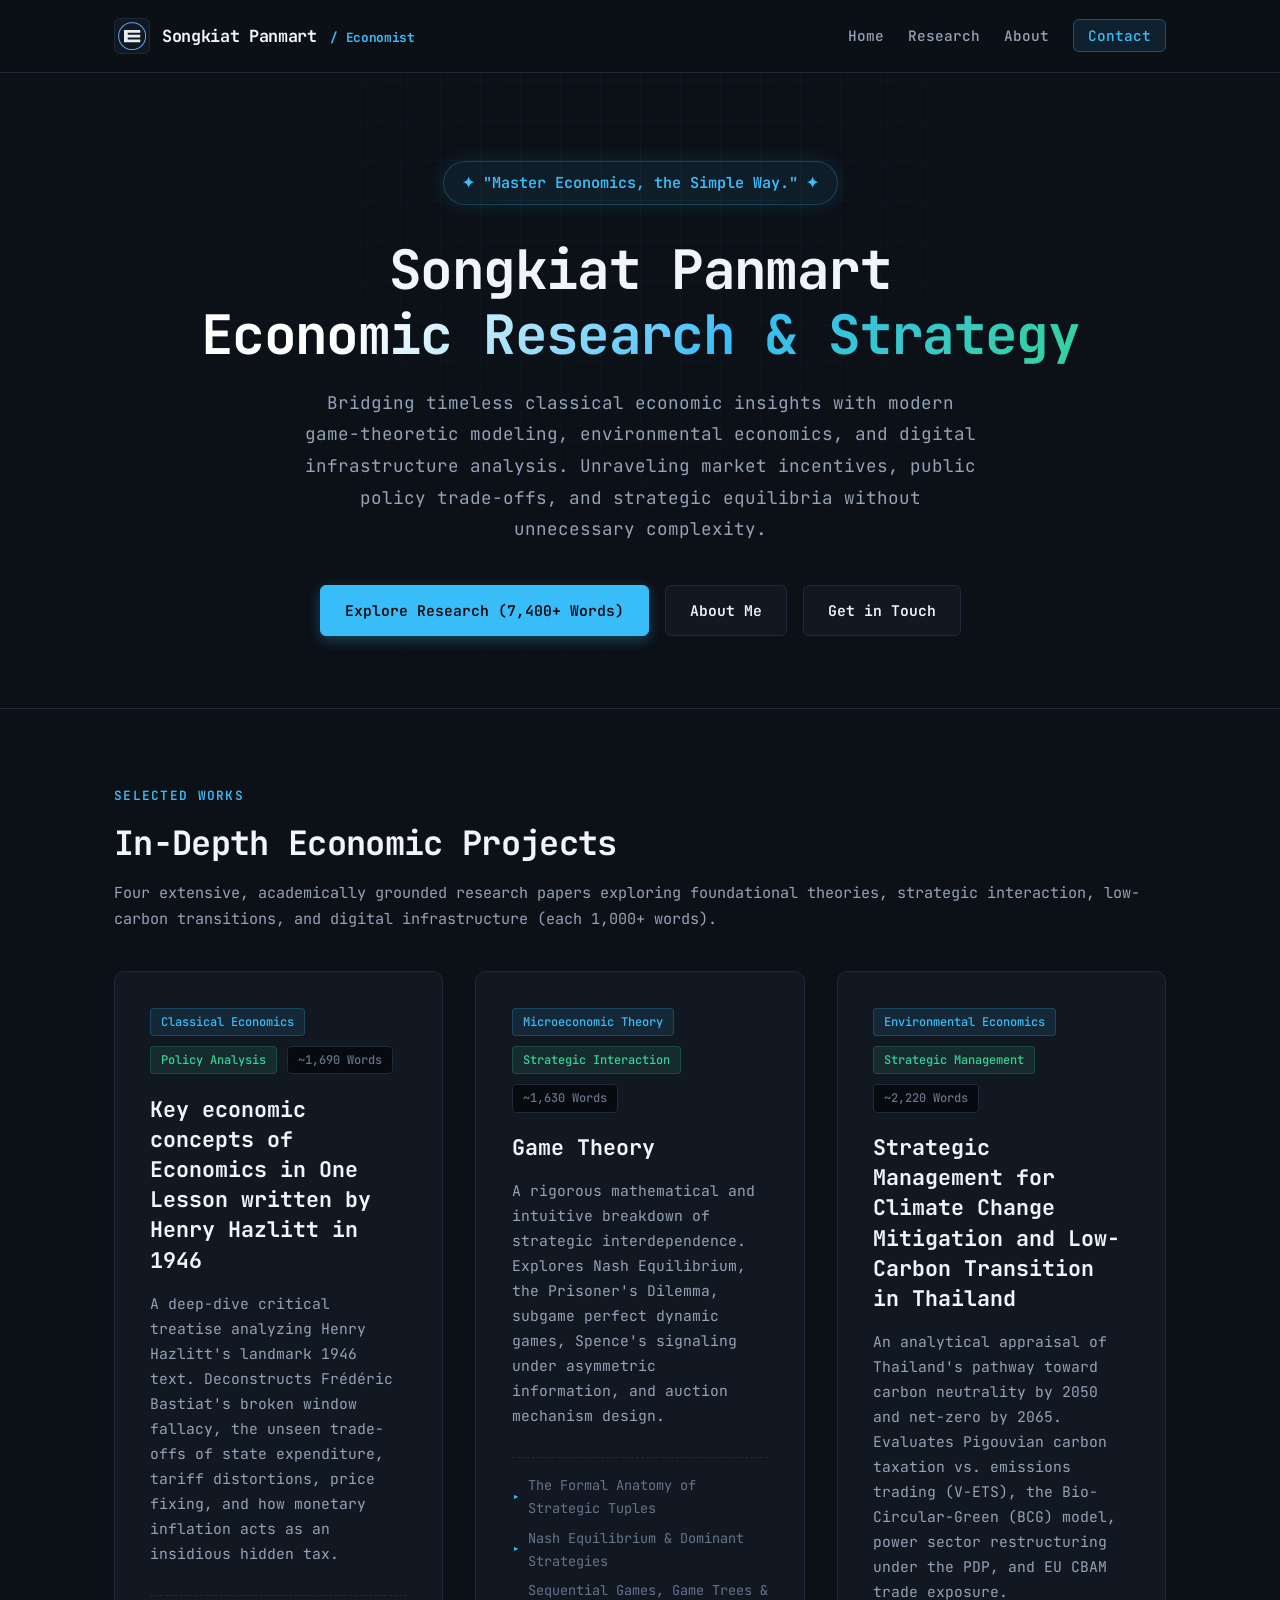
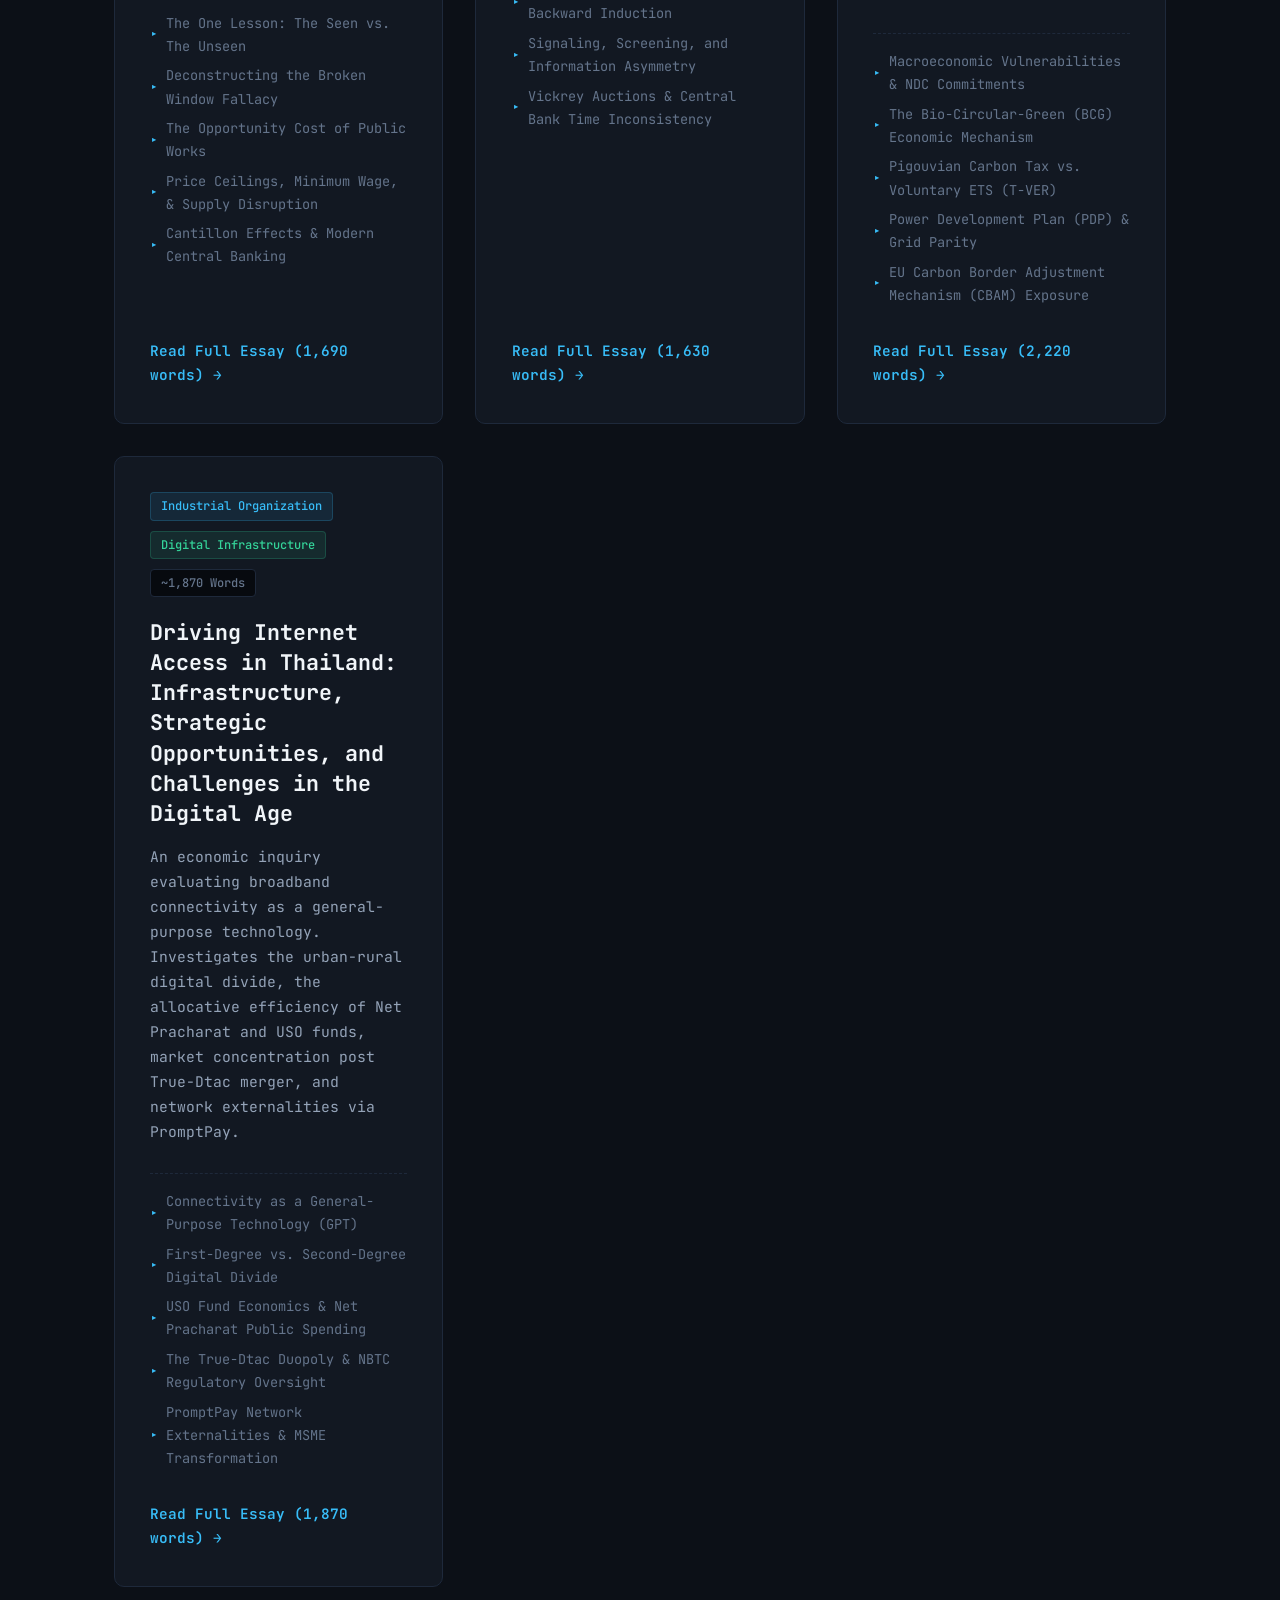
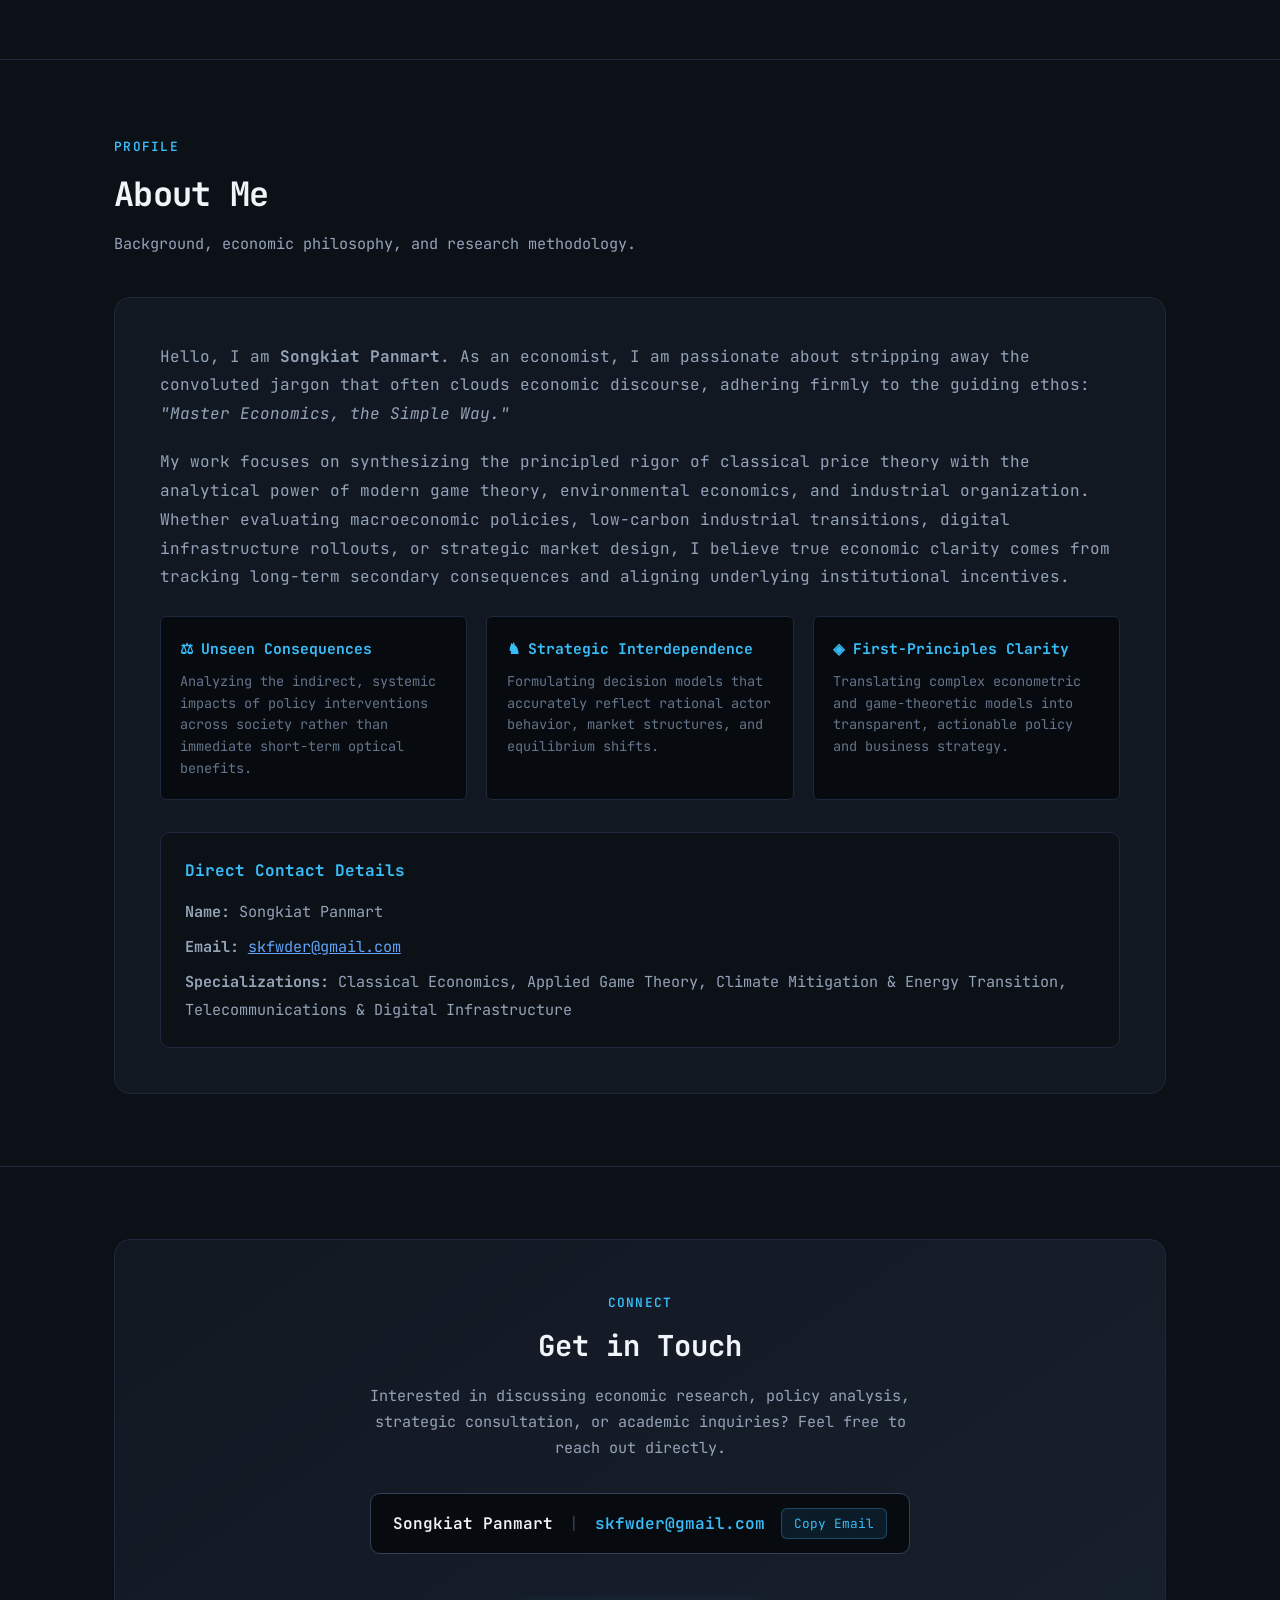
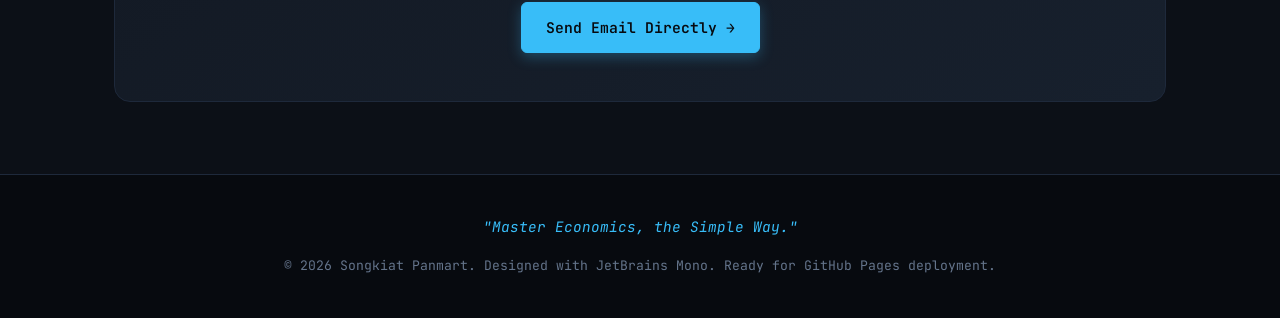
<file: index.html>
<!DOCTYPE html>
<html lang="en">
<head>
  <meta charset="UTF-8">
  <meta name="viewport" content="width=device-width, initial-scale=1.0">
  <title>Songkiat Panmart | Economist Portfolio</title>
  <meta name="description" content="Portfolio of Songkiat Panmart, Economist. Specializing in classical economic principles, Hazlitt's analytical framework, game theory, climate transition, and telecommunication economics.">
  <link rel="stylesheet" href="style.css">
  <link rel="icon" type="image/png" href="black.png">
</head>
<body>
  <div id="progress-bar"></div>
  <div class="bg-grid"></div>

  <!-- Header -->
  <header class="site-header">
    <div class="container nav-inner">
      <a href="#home" class="brand-link">
        <img src="black.png" alt="Songkiat Panmart Logo" class="brand-logo">
        <span>Songkiat Panmart <span class="brand-tag">/ Economist</span></span>
      </a>
      <nav>
        <ul class="nav-links">
          <li><a href="#home">Home</a></li>
          <li><a href="#projects">Research</a></li>
          <li><a href="#about">About</a></li>
          <li><a href="#contact" class="nav-badge-btn">Contact</a></li>
        </ul>
      </nav>
    </div>
  </header>

  <!-- Hero Section -->
  <section id="home" class="hero-section">
    <div class="container">
      <div class="hero-quote-badge">
        <span>✦</span>
        <span>"Master Economics, the Simple Way."</span>
        <span>✦</span>
      </div>
      <h1 class="hero-title">
        Songkiat Panmart <br>
        <span class="gradient-text">Economic Research & Strategy</span>
      </h1>
      <p class="hero-subtitle">
        Bridging timeless classical economic insights with modern game-theoretic modeling, environmental economics, and digital infrastructure analysis. 
        Unraveling market incentives, public policy trade-offs, and strategic equilibria without unnecessary complexity.
      </p>
      <div class="hero-actions">
        <a href="#projects" class="btn btn-primary">Explore Research (7,400+ Words)</a>
        <a href="#about" class="btn btn-secondary">About Me</a>
        <a href="#contact" class="btn btn-secondary">Get in Touch</a>
      </div>
    </div>
  </section>

  <!-- Featured Projects Section -->
  <section id="projects" class="projects-section">
    <div class="container">
      <div class="section-header">
        <span class="section-label">Selected Works</span>
        <h2 class="section-title">In-Depth Economic Projects</h2>
        <p class="section-desc">Four extensive, academically grounded research papers exploring foundational theories, strategic interaction, low-carbon transitions, and digital infrastructure (each 1,000+ words).</p>
      </div>

      <div class="projects-grid">
        <!-- Project 1: Hazlitt's Economics in One Lesson -->
        <article class="project-card">
          <div>
            <div class="project-meta">
              <span class="tag tag-cyan">Classical Economics</span>
              <span class="tag tag-emerald">Policy Analysis</span>
              <span class="tag tag-metric">~1,690 Words</span>
            </div>
            <h3>Key economic concepts of Economics in One Lesson written by Henry Hazlitt in 1946</h3>
            <p>
              A deep-dive critical treatise analyzing Henry Hazlitt's landmark 1946 text. Deconstructs Frédéric Bastiat's broken window fallacy, the unseen trade-offs of state expenditure, tariff distortions, price fixing, and how monetary inflation acts as an insidious hidden tax.
            </p>
            <ul class="project-topics">
              <li>The One Lesson: The Seen vs. The Unseen</li>
              <li>Deconstructing the Broken Window Fallacy</li>
              <li>The Opportunity Cost of Public Works</li>
              <li>Price Ceilings, Minimum Wage, & Supply Disruption</li>
              <li>Cantillon Effects & Modern Central Banking</li>
            </ul>
          </div>
          <a href="projects/economics-in-one-lesson.html" class="card-link">
            Read Full Essay (1,690 words) &rarr;
          </a>
        </article>

        <!-- Project 2: Game Theory -->
        <article class="project-card">
          <div>
            <div class="project-meta">
              <span class="tag tag-cyan">Microeconomic Theory</span>
              <span class="tag tag-emerald">Strategic Interaction</span>
              <span class="tag tag-metric">~1,630 Words</span>
            </div>
            <h3>Game Theory</h3>
            <p>
              A rigorous mathematical and intuitive breakdown of strategic interdependence. Explores Nash Equilibrium, the Prisoner's Dilemma, subgame perfect dynamic games, Spence's signaling under asymmetric information, and auction mechanism design.
            </p>
            <ul class="project-topics">
              <li>The Formal Anatomy of Strategic Tuples</li>
              <li>Nash Equilibrium & Dominant Strategies</li>
              <li>Sequential Games, Game Trees & Backward Induction</li>
              <li>Signaling, Screening, and Information Asymmetry</li>
              <li>Vickrey Auctions & Central Bank Time Inconsistency</li>
            </ul>
          </div>
          <a href="projects/game-theory.html" class="card-link">
            Read Full Essay (1,630 words) &rarr;
          </a>
        </article>

        <!-- Project 3: Climate Change Mitigation in Thailand -->
        <article class="project-card">
          <div>
            <div class="project-meta">
              <span class="tag tag-cyan">Environmental Economics</span>
              <span class="tag tag-emerald">Strategic Management</span>
              <span class="tag tag-metric">~2,220 Words</span>
            </div>
            <h3>Strategic Management for Climate Change Mitigation and Low-Carbon Transition in Thailand</h3>
            <p>
              An analytical appraisal of Thailand's pathway toward carbon neutrality by 2050 and net-zero by 2065. Evaluates Pigouvian carbon taxation vs. emissions trading (V-ETS), the Bio-Circular-Green (BCG) model, power sector restructuring under the PDP, and EU CBAM trade exposure.
            </p>
            <ul class="project-topics">
              <li>Macroeconomic Vulnerabilities & NDC Commitments</li>
              <li>The Bio-Circular-Green (BCG) Economic Mechanism</li>
              <li>Pigouvian Carbon Tax vs. Voluntary ETS (T-VER)</li>
              <li>Power Development Plan (PDP) & Grid Parity</li>
              <li>EU Carbon Border Adjustment Mechanism (CBAM) Exposure</li>
            </ul>
          </div>
          <a href="projects/climate-change-thailand.html" class="card-link">
            Read Full Essay (2,220 words) &rarr;
          </a>
        </article>

        <!-- Project 4: Internet Access in Thailand -->
        <article class="project-card">
          <div>
            <div class="project-meta">
              <span class="tag tag-cyan">Industrial Organization</span>
              <span class="tag tag-emerald">Digital Infrastructure</span>
              <span class="tag tag-metric">~1,870 Words</span>
            </div>
            <h3>Driving Internet Access in Thailand: Infrastructure, Strategic Opportunities, and Challenges in the Digital Age</h3>
            <p>
              An economic inquiry evaluating broadband connectivity as a general-purpose technology. Investigates the urban-rural digital divide, the allocative efficiency of Net Pracharat and USO funds, market concentration post True-Dtac merger, and network externalities via PromptPay.
            </p>
            <ul class="project-topics">
              <li>Connectivity as a General-Purpose Technology (GPT)</li>
              <li>First-Degree vs. Second-Degree Digital Divide</li>
              <li>USO Fund Economics & Net Pracharat Public Spending</li>
              <li>The True-Dtac Duopoly & NBTC Regulatory Oversight</li>
              <li>PromptPay Network Externalities & MSME Transformation</li>
            </ul>
          </div>
          <a href="projects/internet-access-thailand.html" class="card-link">
            Read Full Essay (1,870 words) &rarr;
          </a>
        </article>
      </div>
    </div>
  </section>

  <!-- About Me Section -->
  <section id="about" class="about-section">
    <div class="container">
      <div class="section-header">
        <span class="section-label">Profile</span>
        <h2 class="section-title">About Me</h2>
        <p class="section-desc">Background, economic philosophy, and research methodology.</p>
      </div>

      <div class="about-card">
        <div class="about-bio">
          <p>
            Hello, I am <strong>Songkiat Panmart</strong>. As an economist, I am passionate about stripping away the convoluted jargon that often clouds economic discourse, adhering firmly to the guiding ethos: <em>"Master Economics, the Simple Way."</em>
          </p>
          <p>
            My work focuses on synthesizing the principled rigor of classical price theory with the analytical power of modern game theory, environmental economics, and industrial organization. Whether evaluating macroeconomic policies, low-carbon industrial transitions, digital infrastructure rollouts, or strategic market design, I believe true economic clarity comes from tracking long-term secondary consequences and aligning underlying institutional incentives.
          </p>
          
          <div class="about-principles">
            <div class="principle-box">
              <h4><span>&#9878;</span> Unseen Consequences</h4>
              <p>Analyzing the indirect, systemic impacts of policy interventions across society rather than immediate short-term optical benefits.</p>
            </div>
            <div class="principle-box">
              <h4><span>&#9822;</span> Strategic Interdependence</h4>
              <p>Formulating decision models that accurately reflect rational actor behavior, market structures, and equilibrium shifts.</p>
            </div>
            <div class="principle-box">
              <h4><span>&#9672;</span> First-Principles Clarity</h4>
              <p>Translating complex econometric and game-theoretic models into transparent, actionable policy and business strategy.</p>
            </div>
          </div>

          <!-- Contact Details inside About Me -->
          <div style="margin-top: 2rem; padding: 1.5rem; background: var(--bg-primary); border: 1px solid var(--border-subtle); border-radius: var(--radius-md);">
            <h4 style="margin-bottom: 0.75rem; color: var(--accent-cyan); font-size: 1rem;">Direct Contact Details</h4>
            <div style="display: flex; flex-direction: column; gap: 0.5rem; font-size: 0.95rem;">
              <div><strong>Name:</strong> Songkiat Panmart</div>
              <div><strong>Email:</strong> <a href="mailto:skfwder@gmail.com" style="color: var(--accent-blue); text-decoration: underline;">skfwder@gmail.com</a></div>
              <div><strong>Specializations:</strong> Classical Economics, Applied Game Theory, Climate Mitigation & Energy Transition, Telecommunications & Digital Infrastructure</div>
            </div>
          </div>
        </div>
      </div>
    </div>
  </section>

  <!-- Contact Section -->
  <section id="contact" class="contact-section">
    <div class="container">
      <div class="contact-card">
        <span class="section-label">Connect</span>
        <h3>Get in Touch</h3>
        <p>
          Interested in discussing economic research, policy analysis, strategic consultation, or academic inquiries? Feel free to reach out directly.
        </p>

        <div class="contact-details-box">
          <span class="contact-name">Songkiat Panmart</span>
          <span class="contact-separator">|</span>
          <a href="mailto:skfwder@gmail.com" class="contact-email-link">skfwder@gmail.com</a>
          <button id="copy-email-btn" class="copy-btn" title="Copy email to clipboard">Copy Email</button>
        </div>

        <div style="margin-top: 1.5rem;">
          <a href="mailto:skfwder@gmail.com" class="btn btn-primary">Send Email Directly &rarr;</a>
        </div>
      </div>
    </div>
  </section>

  <!-- Footer -->
  <footer class="site-footer">
    <div class="container footer-content">
      <div class="footer-quote">"Master Economics, the Simple Way."</div>
      <div class="footer-copy">&copy; 2026 Songkiat Panmart. Designed with JetBrains Mono. Ready for GitHub Pages deployment.</div>
    </div>
  </footer>

  <button id="back-to-top" aria-label="Back to Top">&uarr;</button>
  <div id="toast"></div>

  <script src="script.js"></script>
</body>
</html>
</file>
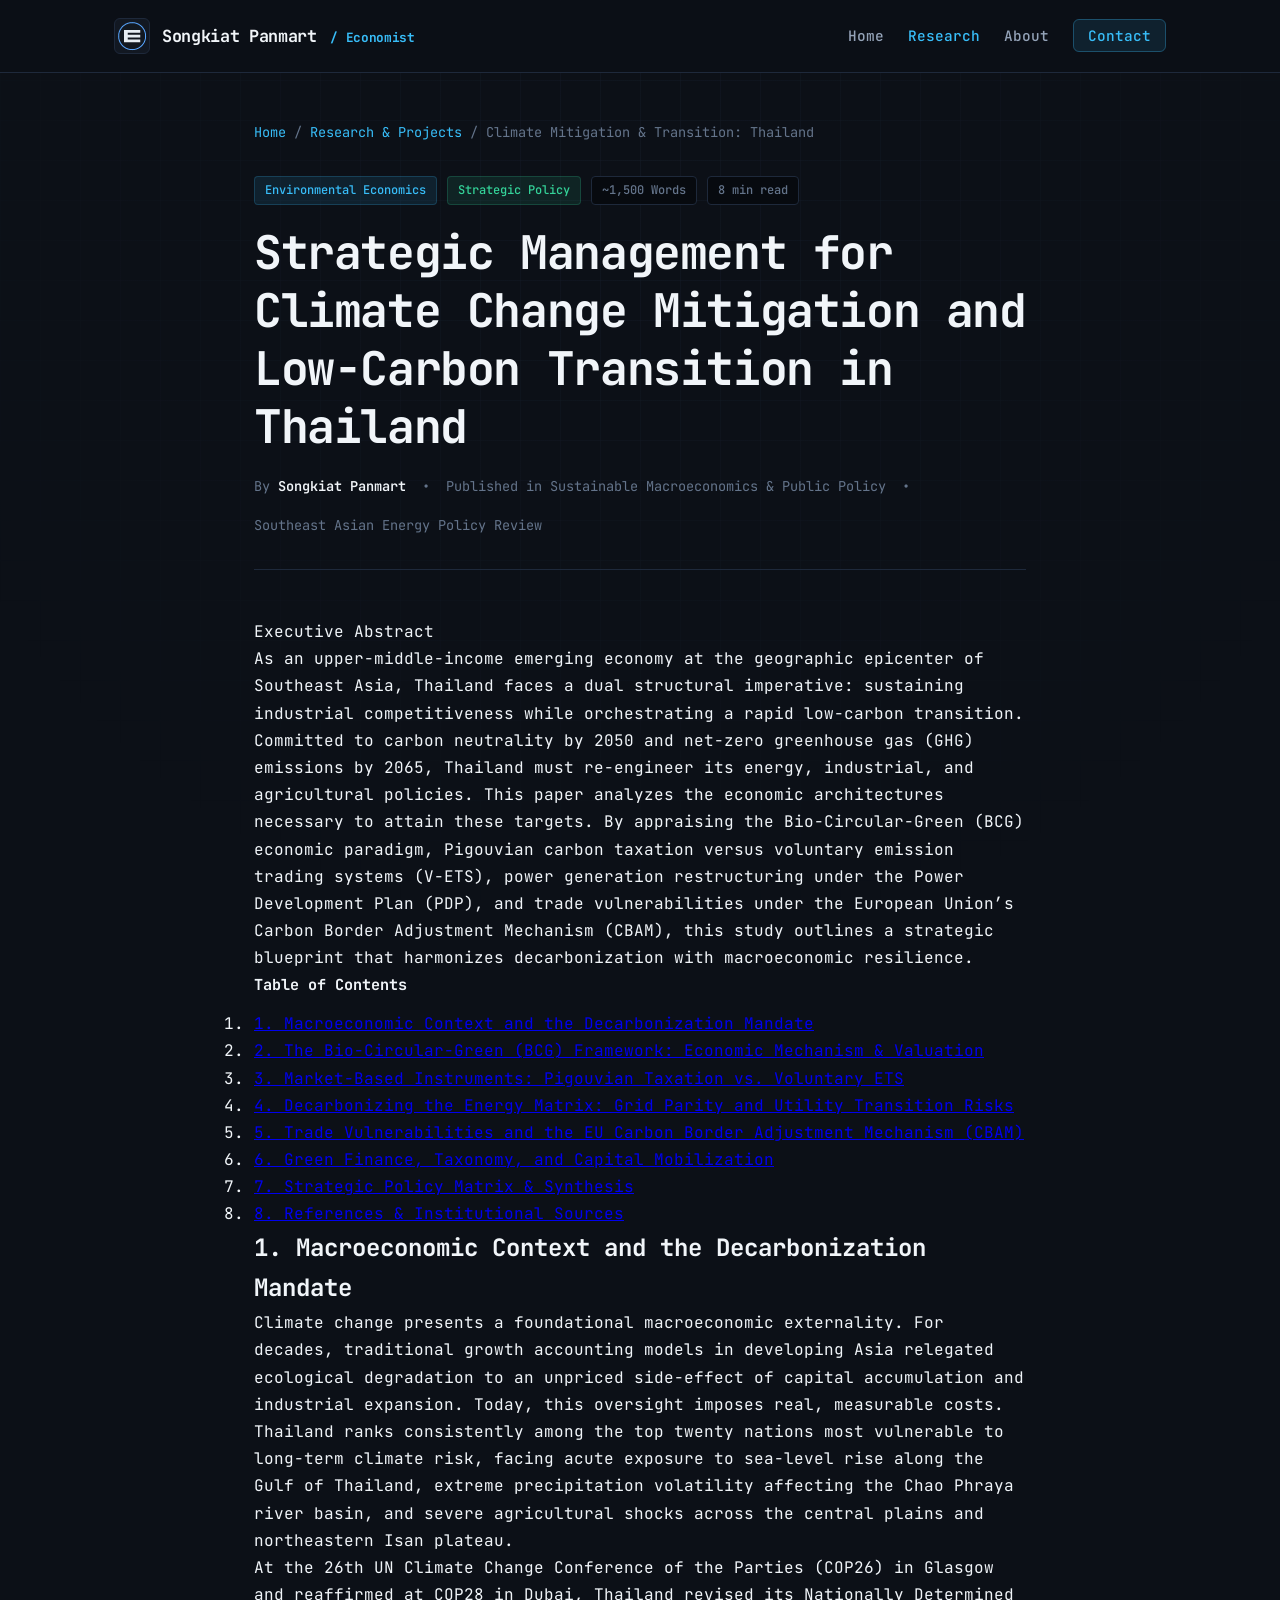
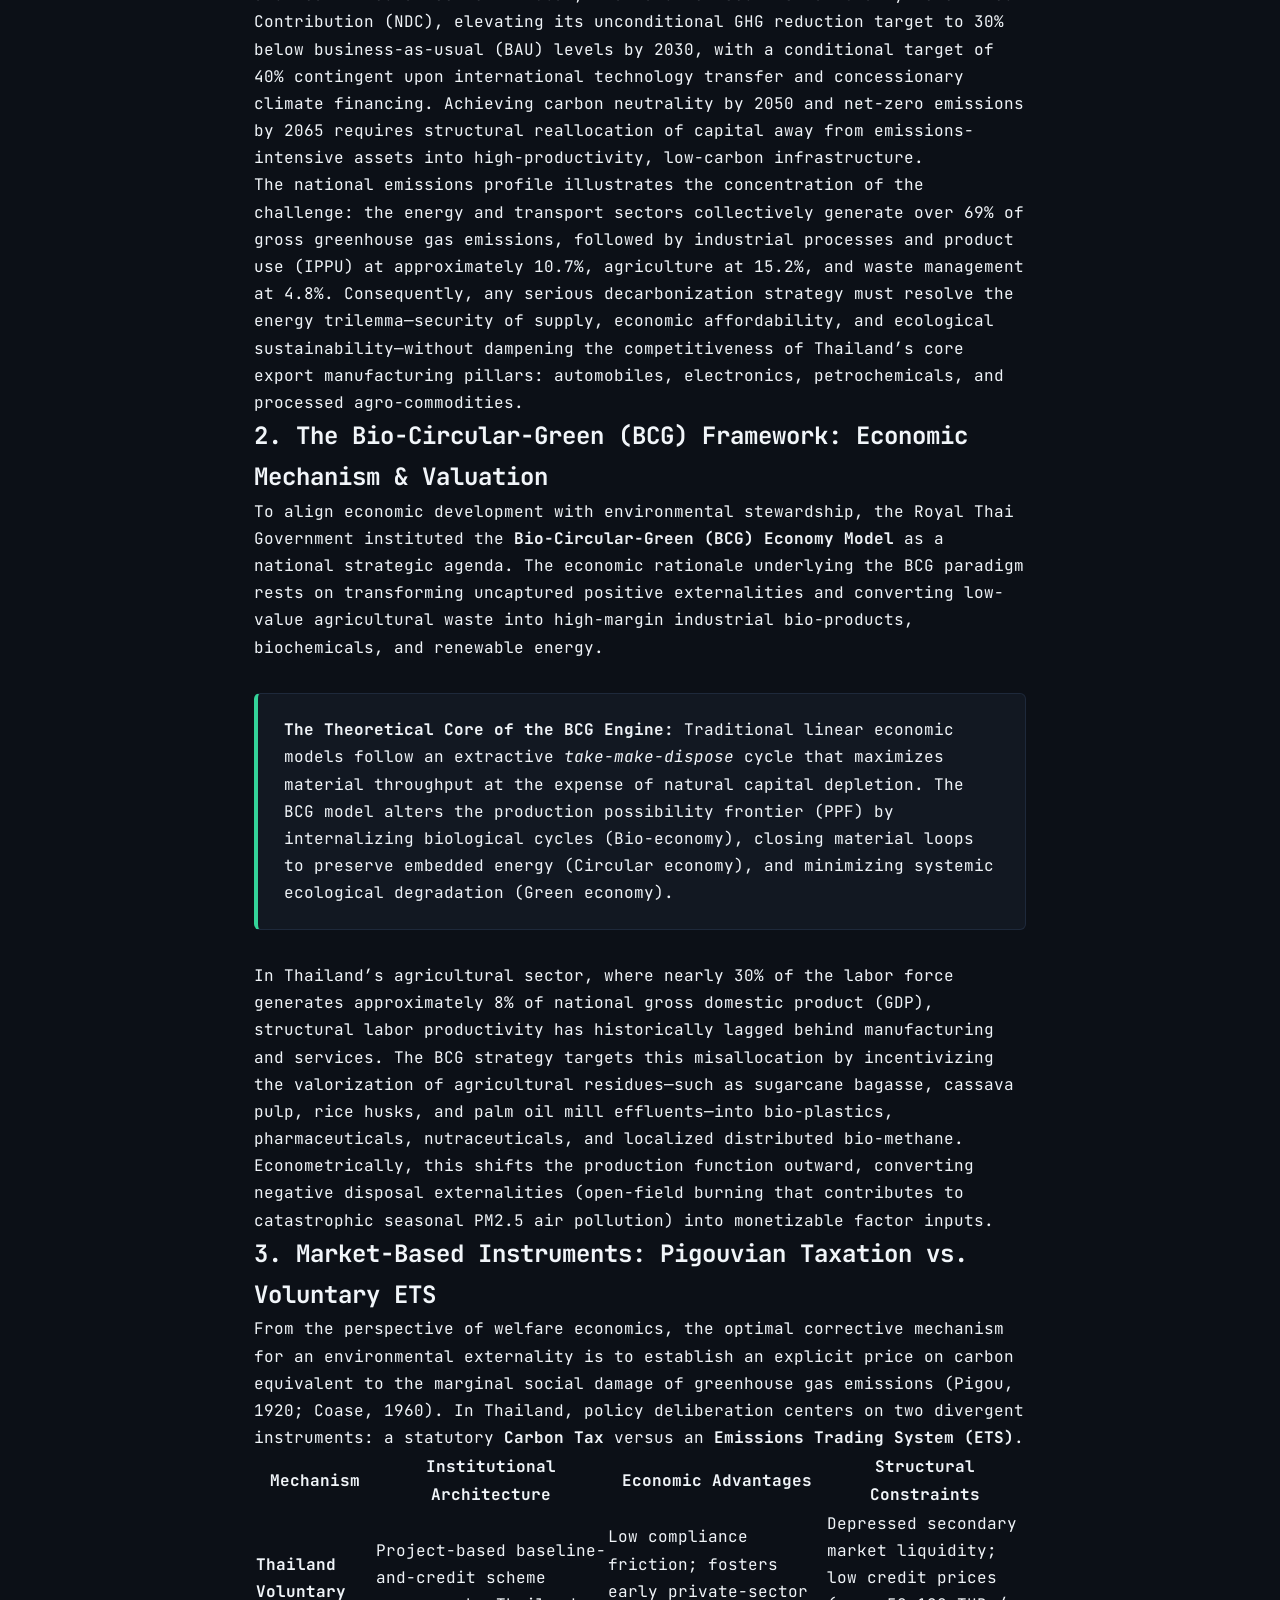
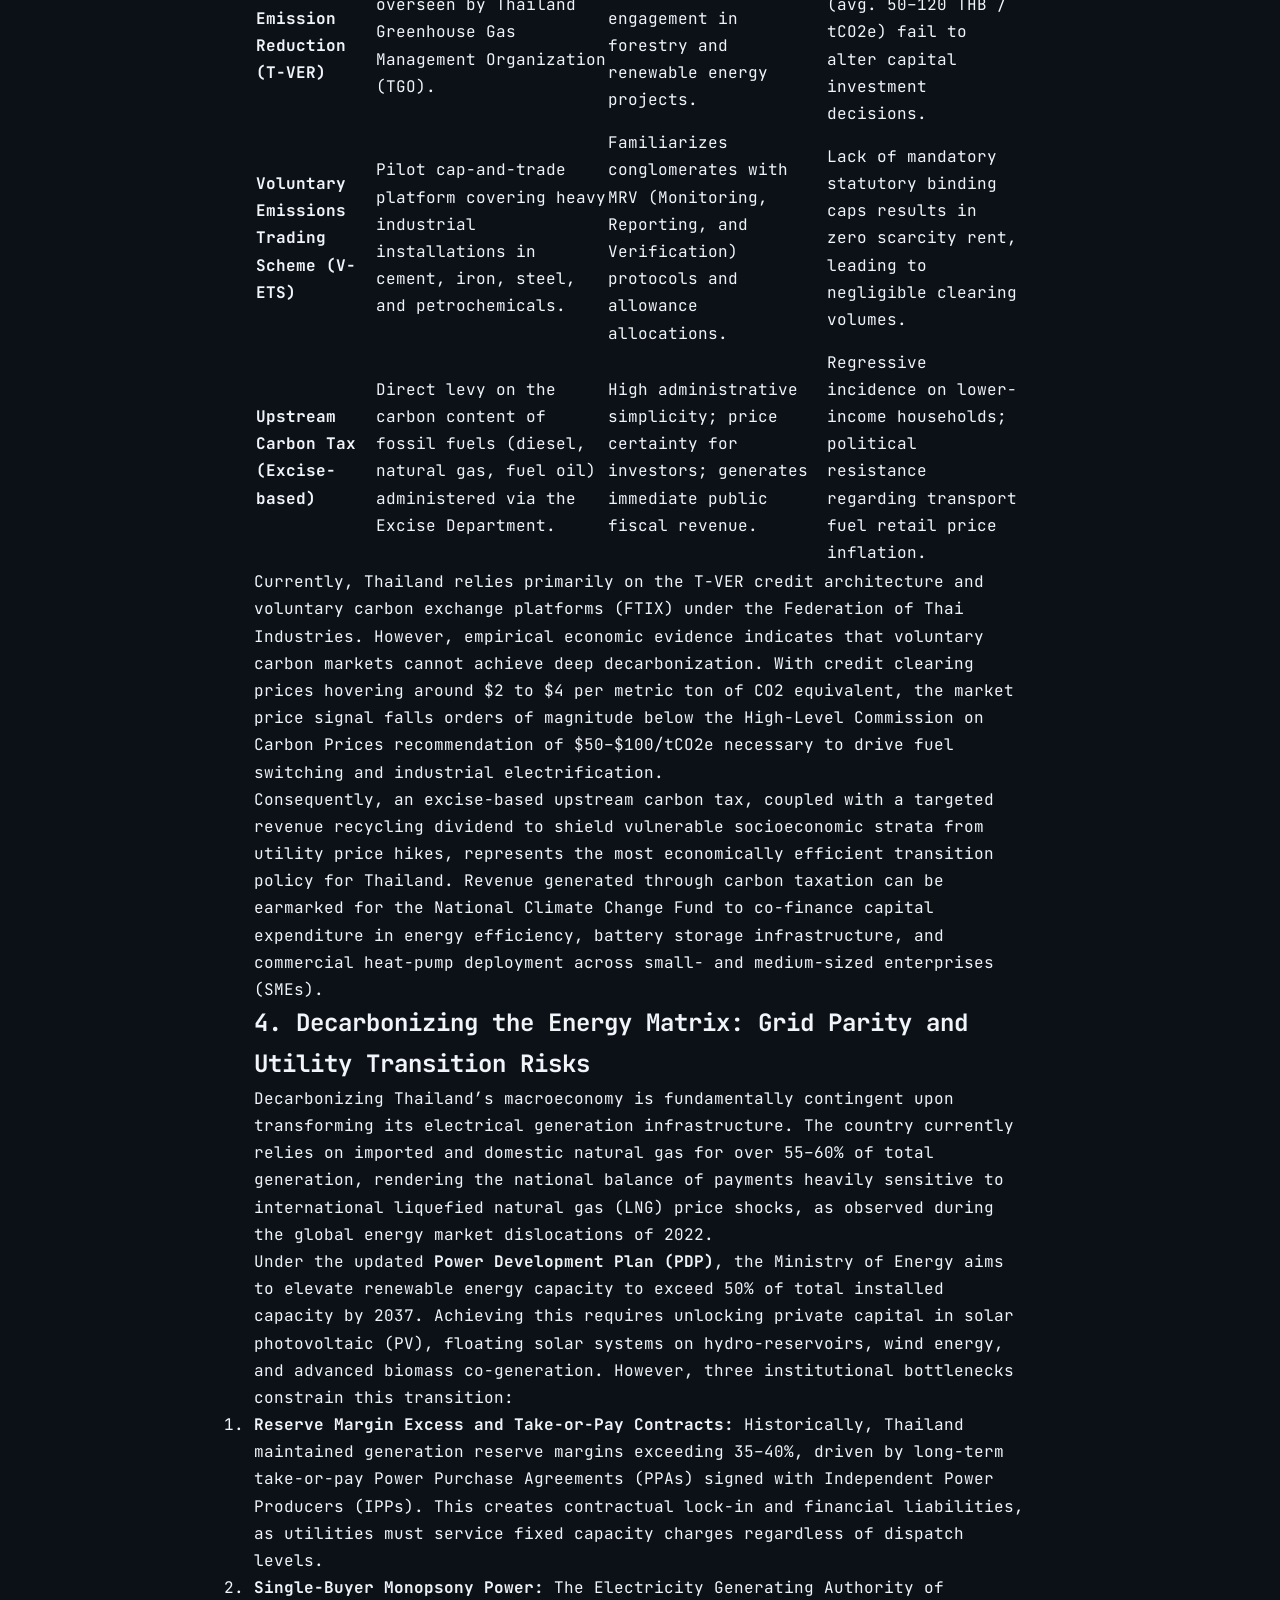
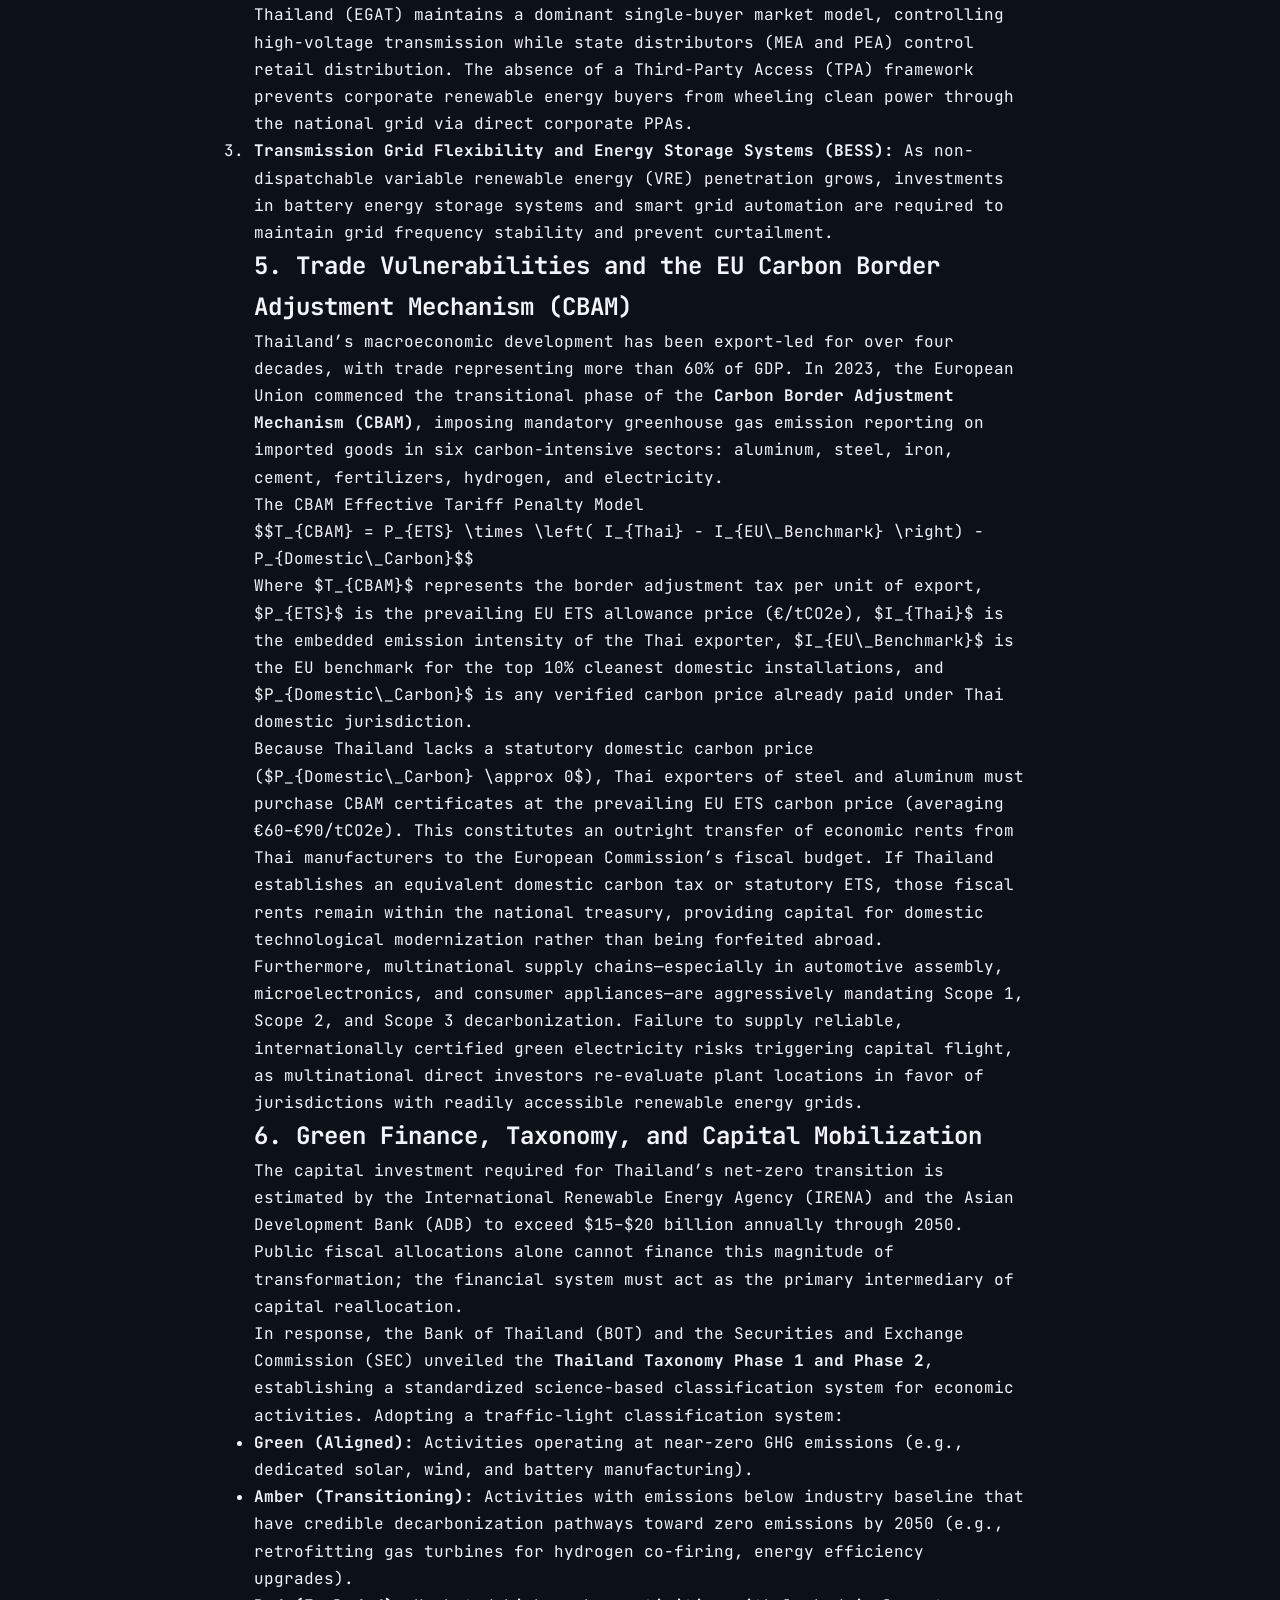
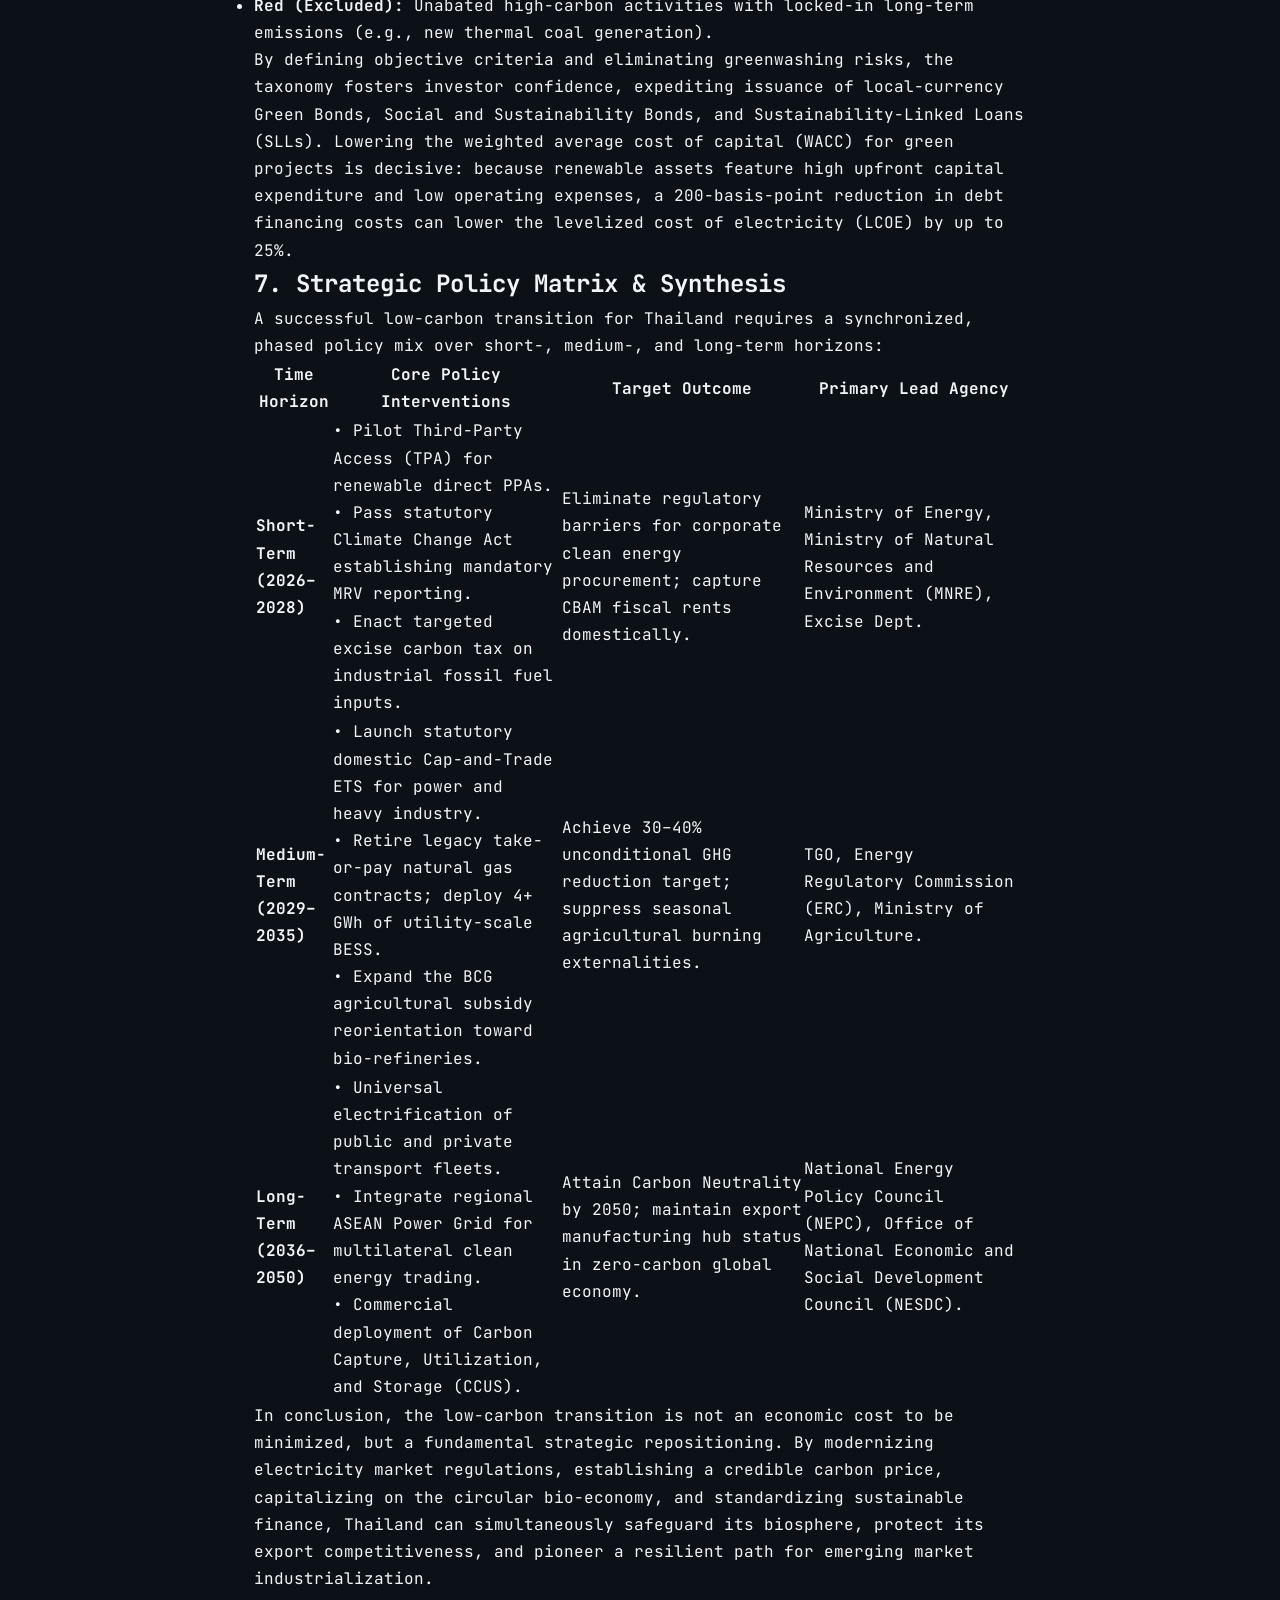
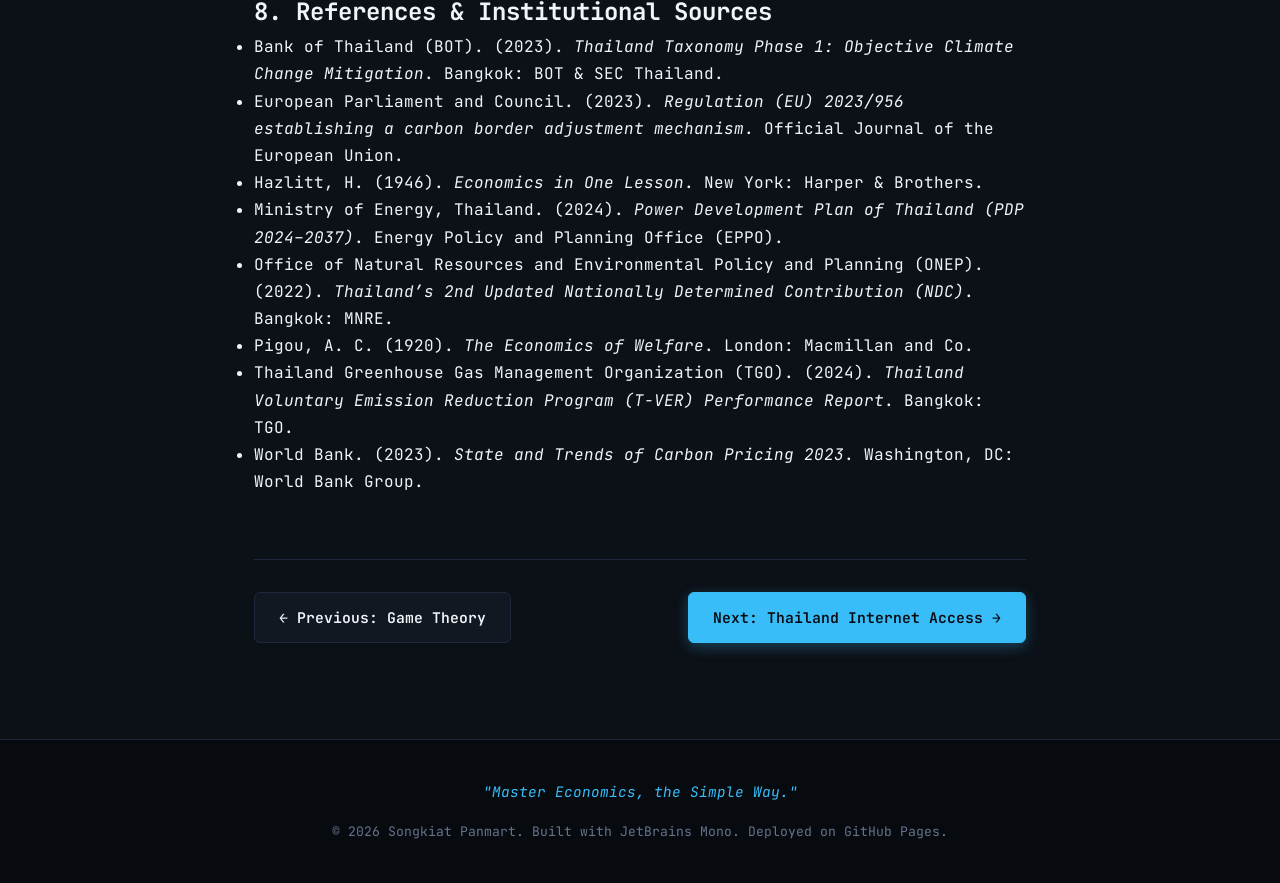
<file: projects/climate-change-thailand.html>
<!DOCTYPE html>
<html lang="en">
<head>
  <meta charset="UTF-8">
  <meta name="viewport" content="width=device-width, initial-scale=1.0">
  <title>Strategic Management for Climate Change Mitigation and Low-Carbon Transition in Thailand | Songkiat Panmart</title>
  <meta name="description" content="In-depth economic research examining Thailand's low-carbon transition, carbon pricing mechanisms, the BCG economic model, power sector decarbonization, and CBAM trade risks.">
  <link rel="stylesheet" href="../style.css">
  <link rel="icon" type="image/png" href="../black.png">
</head>
<body>
  <div id="progress-bar"></div>
  <div class="bg-grid"></div>

  <!-- Header -->
  <header class="site-header">
    <div class="container nav-inner">
      <a href="../index.html" class="brand-link">
        <img src="../black.png" alt="Songkiat Panmart Logo" class="brand-logo">
        <span>Songkiat Panmart <span class="brand-tag">/ Economist</span></span>
      </a>
      <nav>
        <ul class="nav-links">
          <li><a href="../index.html#home">Home</a></li>
          <li><a href="../index.html#projects" class="active">Research</a></li>
          <li><a href="../index.html#about">About</a></li>
          <li><a href="../index.html#contact" class="nav-badge-btn">Contact</a></li>
        </ul>
      </nav>
    </div>
  </header>

  <!-- Main Essay Content -->
  <main class="essay-page">
    <article class="container container-prose">
      <div class="breadcrumbs">
        <a href="../index.html">Home</a>
        <span>/</span>
        <a href="../index.html#projects">Research & Projects</a>
        <span>/</span>
        <span>Climate Mitigation & Transition: Thailand</span>
      </div>

      <header class="essay-header">
        <div class="project-meta">
          <span class="tag tag-cyan">Environmental Economics</span>
          <span class="tag tag-emerald">Strategic Policy</span>
          <span class="tag tag-metric">~1,500 Words</span>
          <span class="tag tag-metric">8 min read</span>
        </div>
        <h1 class="essay-title">Strategic Management for Climate Change Mitigation and Low-Carbon Transition in Thailand</h1>
        <div class="essay-meta-bar">
          <span>By <strong class="essay-author">Songkiat Panmart</strong></span>
          <span>•</span>
          <span>Published in Sustainable Macroeconomics & Public Policy</span>
          <span>•</span>
          <span>Southeast Asian Energy Policy Review</span>
        </div>
      </header>

      <!-- Executive Summary Box -->
      <div class="essay-lead-box">
        <div class="lead-label">Executive Abstract</div>
        <p>
          As an upper-middle-income emerging economy at the geographic epicenter of Southeast Asia, Thailand faces a dual structural imperative: sustaining industrial competitiveness while orchestrating a rapid low-carbon transition. Committed to carbon neutrality by 2050 and net-zero greenhouse gas (GHG) emissions by 2065, Thailand must re-engineer its energy, industrial, and agricultural policies. This paper analyzes the economic architectures necessary to attain these targets. By appraising the Bio-Circular-Green (BCG) economic paradigm, Pigouvian carbon taxation versus voluntary emission trading systems (V-ETS), power generation restructuring under the Power Development Plan (PDP), and trade vulnerabilities under the European Union’s Carbon Border Adjustment Mechanism (CBAM), this study outlines a strategic blueprint that harmonizes decarbonization with macroeconomic resilience.
        </p>
      </div>

      <!-- Table of Contents -->
      <nav class="essay-toc">
        <div class="toc-title">Table of Contents</div>
        <ol>
          <li><a href="#macro-context">1. Macroeconomic Context and the Decarbonization Mandate</a></li>
          <li><a href="#bcg-model">2. The Bio-Circular-Green (BCG) Framework: Economic Mechanism & Valuation</a></li>
          <li><a href="#carbon-pricing">3. Market-Based Instruments: Pigouvian Taxation vs. Voluntary ETS</a></li>
          <li><a href="#power-sector">4. Decarbonizing the Energy Matrix: Grid Parity and Utility Transition Risks</a></li>
          <li><a href="#cbam-trade">5. Trade Vulnerabilities and the EU Carbon Border Adjustment Mechanism (CBAM)</a></li>
          <li><a href="#green-finance">6. Green Finance, Taxonomy, and Capital Mobilization</a></li>
          <li><a href="#strategic-matrix">7. Strategic Policy Matrix & Synthesis</a></li>
          <li><a href="#references">8. References & Institutional Sources</a></li>
        </ol>
      </nav>

      <!-- Essay Body Sections -->
      <section class="essay-content">
        
        <section id="macro-context">
          <h2>1. Macroeconomic Context and the Decarbonization Mandate</h2>
          <p>
            Climate change presents a foundational macroeconomic externality. For decades, traditional growth accounting models in developing Asia relegated ecological degradation to an unpriced side-effect of capital accumulation and industrial expansion. Today, this oversight imposes real, measurable costs. Thailand ranks consistently among the top twenty nations most vulnerable to long-term climate risk, facing acute exposure to sea-level rise along the Gulf of Thailand, extreme precipitation volatility affecting the Chao Phraya river basin, and severe agricultural shocks across the central plains and northeastern Isan plateau.
          </p>
          <p>
            At the 26th UN Climate Change Conference of the Parties (COP26) in Glasgow and reaffirmed at COP28 in Dubai, Thailand revised its Nationally Determined Contribution (NDC), elevating its unconditional GHG reduction target to 30% below business-as-usual (BAU) levels by 2030, with a conditional target of 40% contingent upon international technology transfer and concessionary climate financing. Achieving carbon neutrality by 2050 and net-zero emissions by 2065 requires structural reallocation of capital away from emissions-intensive assets into high-productivity, low-carbon infrastructure.
          </p>
          <p>
            The national emissions profile illustrates the concentration of the challenge: the energy and transport sectors collectively generate over 69% of gross greenhouse gas emissions, followed by industrial processes and product use (IPPU) at approximately 10.7%, agriculture at 15.2%, and waste management at 4.8%. Consequently, any serious decarbonization strategy must resolve the energy trilemma—security of supply, economic affordability, and ecological sustainability—without dampening the competitiveness of Thailand’s core export manufacturing pillars: automobiles, electronics, petrochemicals, and processed agro-commodities.
          </p>
        </section>

        <section id="bcg-model">
          <h2>2. The Bio-Circular-Green (BCG) Framework: Economic Mechanism & Valuation</h2>
          <p>
            To align economic development with environmental stewardship, the Royal Thai Government instituted the <strong>Bio-Circular-Green (BCG) Economy Model</strong> as a national strategic agenda. The economic rationale underlying the BCG paradigm rests on transforming uncaptured positive externalities and converting low-value agricultural waste into high-margin industrial bio-products, biochemicals, and renewable energy.
          </p>
          <div class="callout callout-info">
            <strong>The Theoretical Core of the BCG Engine:</strong>
            Traditional linear economic models follow an extractive <em>take-make-dispose</em> cycle that maximizes material throughput at the expense of natural capital depletion. The BCG model alters the production possibility frontier (PPF) by internalizing biological cycles (Bio-economy), closing material loops to preserve embedded energy (Circular economy), and minimizing systemic ecological degradation (Green economy).
          </div>
          <p>
            In Thailand’s agricultural sector, where nearly 30% of the labor force generates approximately 8% of national gross domestic product (GDP), structural labor productivity has historically lagged behind manufacturing and services. The BCG strategy targets this misallocation by incentivizing the valorization of agricultural residues—such as sugarcane bagasse, cassava pulp, rice husks, and palm oil mill effluents—into bio-plastics, pharmaceuticals, nutraceuticals, and localized distributed bio-methane. Econometrically, this shifts the production function outward, converting negative disposal externalities (open-field burning that contributes to catastrophic seasonal PM2.5 air pollution) into monetizable factor inputs.
          </p>
        </section>

        <section id="carbon-pricing">
          <h2>3. Market-Based Instruments: Pigouvian Taxation vs. Voluntary ETS</h2>
          <p>
            From the perspective of welfare economics, the optimal corrective mechanism for an environmental externality is to establish an explicit price on carbon equivalent to the marginal social damage of greenhouse gas emissions (Pigou, 1920; Coase, 1960). In Thailand, policy deliberation centers on two divergent instruments: a statutory <strong>Carbon Tax</strong> versus an <strong>Emissions Trading System (ETS)</strong>.
          </p>
          
          <div class="table-responsive">
            <table class="economic-table">
              <thead>
                <tr>
                  <th>Mechanism</th>
                  <th>Institutional Architecture</th>
                  <th>Economic Advantages</th>
                  <th>Structural Constraints</th>
                </tr>
              </thead>
              <tbody>
                <tr>
                  <td><strong>Thailand Voluntary Emission Reduction (T-VER)</strong></td>
                  <td>Project-based baseline-and-credit scheme overseen by Thailand Greenhouse Gas Management Organization (TGO).</td>
                  <td>Low compliance friction; fosters early private-sector engagement in forestry and renewable energy projects.</td>
                  <td>Depressed secondary market liquidity; low credit prices (avg. 50–120 THB / tCO2e) fail to alter capital investment decisions.</td>
                </tr>
                <tr>
                  <td><strong>Voluntary Emissions Trading Scheme (V-ETS)</strong></td>
                  <td>Pilot cap-and-trade platform covering heavy industrial installations in cement, iron, steel, and petrochemicals.</td>
                  <td>Familiarizes conglomerates with MRV (Monitoring, Reporting, and Verification) protocols and allowance allocations.</td>
                  <td>Lack of mandatory statutory binding caps results in zero scarcity rent, leading to negligible clearing volumes.</td>
                </tr>
                <tr>
                  <td><strong>Upstream Carbon Tax (Excise-based)</strong></td>
                  <td>Direct levy on the carbon content of fossil fuels (diesel, natural gas, fuel oil) administered via the Excise Department.</td>
                  <td>High administrative simplicity; price certainty for investors; generates immediate public fiscal revenue.</td>
                  <td>Regressive incidence on lower-income households; political resistance regarding transport fuel retail price inflation.</td>
                </tr>
              </tbody>
            </table>
          </div>

          <p>
            Currently, Thailand relies primarily on the T-VER credit architecture and voluntary carbon exchange platforms (FTIX) under the Federation of Thai Industries. However, empirical economic evidence indicates that voluntary carbon markets cannot achieve deep decarbonization. With credit clearing prices hovering around $2 to $4 per metric ton of CO2 equivalent, the market price signal falls orders of magnitude below the High-Level Commission on Carbon Prices recommendation of $50–$100/tCO2e necessary to drive fuel switching and industrial electrification.
          </p>
          <p>
            Consequently, an excise-based upstream carbon tax, coupled with a targeted revenue recycling dividend to shield vulnerable socioeconomic strata from utility price hikes, represents the most economically efficient transition policy for Thailand. Revenue generated through carbon taxation can be earmarked for the National Climate Change Fund to co-finance capital expenditure in energy efficiency, battery storage infrastructure, and commercial heat-pump deployment across small- and medium-sized enterprises (SMEs).
          </p>
        </section>

        <section id="power-sector">
          <h2>4. Decarbonizing the Energy Matrix: Grid Parity and Utility Transition Risks</h2>
          <p>
            Decarbonizing Thailand’s macroeconomy is fundamentally contingent upon transforming its electrical generation infrastructure. The country currently relies on imported and domestic natural gas for over 55–60% of total generation, rendering the national balance of payments heavily sensitive to international liquefied natural gas (LNG) price shocks, as observed during the global energy market dislocations of 2022.
          </p>
          <p>
            Under the updated <strong>Power Development Plan (PDP)</strong>, the Ministry of Energy aims to elevate renewable energy capacity to exceed 50% of total installed capacity by 2037. Achieving this requires unlocking private capital in solar photovoltaic (PV), floating solar systems on hydro-reservoirs, wind energy, and advanced biomass co-generation. However, three institutional bottlenecks constrain this transition:
          </p>
          <ol class="prose-list">
            <li>
              <strong>Reserve Margin Excess and Take-or-Pay Contracts:</strong> Historically, Thailand maintained generation reserve margins exceeding 35–40%, driven by long-term take-or-pay Power Purchase Agreements (PPAs) signed with Independent Power Producers (IPPs). This creates contractual lock-in and financial liabilities, as utilities must service fixed capacity charges regardless of dispatch levels.
            </li>
            <li>
              <strong>Single-Buyer Monopsony Power:</strong> The Electricity Generating Authority of Thailand (EGAT) maintains a dominant single-buyer market model, controlling high-voltage transmission while state distributors (MEA and PEA) control retail distribution. The absence of a Third-Party Access (TPA) framework prevents corporate renewable energy buyers from wheeling clean power through the national grid via direct corporate PPAs.
            </li>
            <li>
              <strong>Transmission Grid Flexibility and Energy Storage Systems (BESS):</strong> As non-dispatchable variable renewable energy (VRE) penetration grows, investments in battery energy storage systems and smart grid automation are required to maintain grid frequency stability and prevent curtailment.
            </li>
          </ol>
        </section>

        <section id="cbam-trade">
          <h2>5. Trade Vulnerabilities and the EU Carbon Border Adjustment Mechanism (CBAM)</h2>
          <p>
            Thailand’s macroeconomic development has been export-led for over four decades, with trade representing more than 60% of GDP. In 2023, the European Union commenced the transitional phase of the <strong>Carbon Border Adjustment Mechanism (CBAM)</strong>, imposing mandatory greenhouse gas emission reporting on imported goods in six carbon-intensive sectors: aluminum, steel, iron, cement, fertilizers, hydrogen, and electricity.
          </p>
          <div class="math-card">
            <div class="math-title">The CBAM Effective Tariff Penalty Model</div>
            <div class="math-formula">
              $$T_{CBAM} = P_{ETS} \times \left( I_{Thai} - I_{EU\_Benchmark} \right) - P_{Domestic\_Carbon}$$
            </div>
            <div class="math-desc">
              Where $T_{CBAM}$ represents the border adjustment tax per unit of export, $P_{ETS}$ is the prevailing EU ETS allowance price (€/tCO2e), $I_{Thai}$ is the embedded emission intensity of the Thai exporter, $I_{EU\_Benchmark}$ is the EU benchmark for the top 10% cleanest domestic installations, and $P_{Domestic\_Carbon}$ is any verified carbon price already paid under Thai domestic jurisdiction.
            </div>
          </div>
          <p>
            Because Thailand lacks a statutory domestic carbon price ($P_{Domestic\_Carbon} \approx 0$), Thai exporters of steel and aluminum must purchase CBAM certificates at the prevailing EU ETS carbon price (averaging €60–€90/tCO2e). This constitutes an outright transfer of economic rents from Thai manufacturers to the European Commission’s fiscal budget. If Thailand establishes an equivalent domestic carbon tax or statutory ETS, those fiscal rents remain within the national treasury, providing capital for domestic technological modernization rather than being forfeited abroad.
          </p>
          <p>
            Furthermore, multinational supply chains—especially in automotive assembly, microelectronics, and consumer appliances—are aggressively mandating Scope 1, Scope 2, and Scope 3 decarbonization. Failure to supply reliable, internationally certified green electricity risks triggering capital flight, as multinational direct investors re-evaluate plant locations in favor of jurisdictions with readily accessible renewable energy grids.
          </p>
        </section>

        <section id="green-finance">
          <h2>6. Green Finance, Taxonomy, and Capital Mobilization</h2>
          <p>
            The capital investment required for Thailand’s net-zero transition is estimated by the International Renewable Energy Agency (IRENA) and the Asian Development Bank (ADB) to exceed $15–$20 billion annually through 2050. Public fiscal allocations alone cannot finance this magnitude of transformation; the financial system must act as the primary intermediary of capital reallocation.
          </p>
          <p>
            In response, the Bank of Thailand (BOT) and the Securities and Exchange Commission (SEC) unveiled the <strong>Thailand Taxonomy Phase 1 and Phase 2</strong>, establishing a standardized science-based classification system for economic activities. Adopting a traffic-light classification system:
          </p>
          <ul class="prose-list">
            <li><strong>Green (Aligned):</strong> Activities operating at near-zero GHG emissions (e.g., dedicated solar, wind, and battery manufacturing).</li>
            <li><strong>Amber (Transitioning):</strong> Activities with emissions below industry baseline that have credible decarbonization pathways toward zero emissions by 2050 (e.g., retrofitting gas turbines for hydrogen co-firing, energy efficiency upgrades).</li>
            <li><strong>Red (Excluded):</strong> Unabated high-carbon activities with locked-in long-term emissions (e.g., new thermal coal generation).</li>
          </ul>
          <p>
            By defining objective criteria and eliminating greenwashing risks, the taxonomy fosters investor confidence, expediting issuance of local-currency Green Bonds, Social and Sustainability Bonds, and Sustainability-Linked Loans (SLLs). Lowering the weighted average cost of capital (WACC) for green projects is decisive: because renewable assets feature high upfront capital expenditure and low operating expenses, a 200-basis-point reduction in debt financing costs can lower the levelized cost of electricity (LCOE) by up to 25%.
          </p>
        </section>

        <section id="strategic-matrix">
          <h2>7. Strategic Policy Matrix & Synthesis</h2>
          <p>
            A successful low-carbon transition for Thailand requires a synchronized, phased policy mix over short-, medium-, and long-term horizons:
          </p>

          <div class="table-responsive">
            <table class="economic-table">
              <thead>
                <tr>
                  <th>Time Horizon</th>
                  <th>Core Policy Interventions</th>
                  <th>Target Outcome</th>
                  <th>Primary Lead Agency</th>
                </tr>
              </thead>
              <tbody>
                <tr>
                  <td><strong>Short-Term<br>(2026–2028)</strong></td>
                  <td>
                    • Pilot Third-Party Access (TPA) for renewable direct PPAs.<br>
                    • Pass statutory Climate Change Act establishing mandatory MRV reporting.<br>
                    • Enact targeted excise carbon tax on industrial fossil fuel inputs.
                  </td>
                  <td>Eliminate regulatory barriers for corporate clean energy procurement; capture CBAM fiscal rents domestically.</td>
                  <td>Ministry of Energy, Ministry of Natural Resources and Environment (MNRE), Excise Dept.</td>
                </tr>
                <tr>
                  <td><strong>Medium-Term<br>(2029–2035)</strong></td>
                  <td>
                    • Launch statutory domestic Cap-and-Trade ETS for power and heavy industry.<br>
                    • Retire legacy take-or-pay natural gas contracts; deploy 4+ GWh of utility-scale BESS.<br>
                    • Expand the BCG agricultural subsidy reorientation toward bio-refineries.
                  </td>
                  <td>Achieve 30–40% unconditional GHG reduction target; suppress seasonal agricultural burning externalities.</td>
                  <td>TGO, Energy Regulatory Commission (ERC), Ministry of Agriculture.</td>
                </tr>
                <tr>
                  <td><strong>Long-Term<br>(2036–2050)</strong></td>
                  <td>
                    • Universal electrification of public and private transport fleets.<br>
                    • Integrate regional ASEAN Power Grid for multilateral clean energy trading.<br>
                    • Commercial deployment of Carbon Capture, Utilization, and Storage (CCUS).
                  </td>
                  <td>Attain Carbon Neutrality by 2050; maintain export manufacturing hub status in zero-carbon global economy.</td>
                  <td>National Energy Policy Council (NEPC), Office of National Economic and Social Development Council (NESDC).</td>
                </tr>
              </tbody>
            </table>
          </div>

          <p>
            In conclusion, the low-carbon transition is not an economic cost to be minimized, but a fundamental strategic repositioning. By modernizing electricity market regulations, establishing a credible carbon price, capitalizing on the circular bio-economy, and standardizing sustainable finance, Thailand can simultaneously safeguard its biosphere, protect its export competitiveness, and pioneer a resilient path for emerging market industrialization.
          </p>
        </section>

        <section id="references">
          <h2>8. References & Institutional Sources</h2>
          <ul class="prose-references">
            <li>Bank of Thailand (BOT). (2023). <em>Thailand Taxonomy Phase 1: Objective Climate Change Mitigation</em>. Bangkok: BOT & SEC Thailand.</li>
            <li>European Parliament and Council. (2023). <em>Regulation (EU) 2023/956 establishing a carbon border adjustment mechanism</em>. Official Journal of the European Union.</li>
            <li>Hazlitt, H. (1946). <em>Economics in One Lesson</em>. New York: Harper & Brothers.</li>
            <li>Ministry of Energy, Thailand. (2024). <em>Power Development Plan of Thailand (PDP 2024–2037)</em>. Energy Policy and Planning Office (EPPO).</li>
            <li>Office of Natural Resources and Environmental Policy and Planning (ONEP). (2022). <em>Thailand’s 2nd Updated Nationally Determined Contribution (NDC)</em>. Bangkok: MNRE.</li>
            <li>Pigou, A. C. (1920). <em>The Economics of Welfare</em>. London: Macmillan and Co.</li>
            <li>Thailand Greenhouse Gas Management Organization (TGO). (2024). <em>Thailand Voluntary Emission Reduction Program (T-VER) Performance Report</em>. Bangkok: TGO.</li>
            <li>World Bank. (2023). <em>State and Trends of Carbon Pricing 2023</em>. Washington, DC: World Bank Group.</li>
          </ul>
        </section>

      </section>

      <!-- Navigation Links -->
      <div style="margin-top: 4rem; padding-top: 2rem; border-top: 1px solid var(--border-subtle); display: flex; justify-content: space-between; align-items: center; flex-wrap: wrap; gap: 1rem;">
        <a href="game-theory.html" class="btn btn-secondary">&larr; Previous: Game Theory</a>
        <a href="internet-access-thailand.html" class="btn btn-primary">Next: Thailand Internet Access &rarr;</a>
      </div>
    </article>
  </main>

  <!-- Footer -->
  <footer class="site-footer">
    <div class="container footer-content">
      <div class="footer-quote">"Master Economics, the Simple Way."</div>
      <div class="footer-copy">&copy; 2026 Songkiat Panmart. Built with JetBrains Mono. Deployed on GitHub Pages.</div>
    </div>
  </footer>

  <button id="back-to-top" aria-label="Back to Top">&uarr;</button>
  <div id="toast"></div>

  <script src="../script.js"></script>
</body>
</html>
</file>
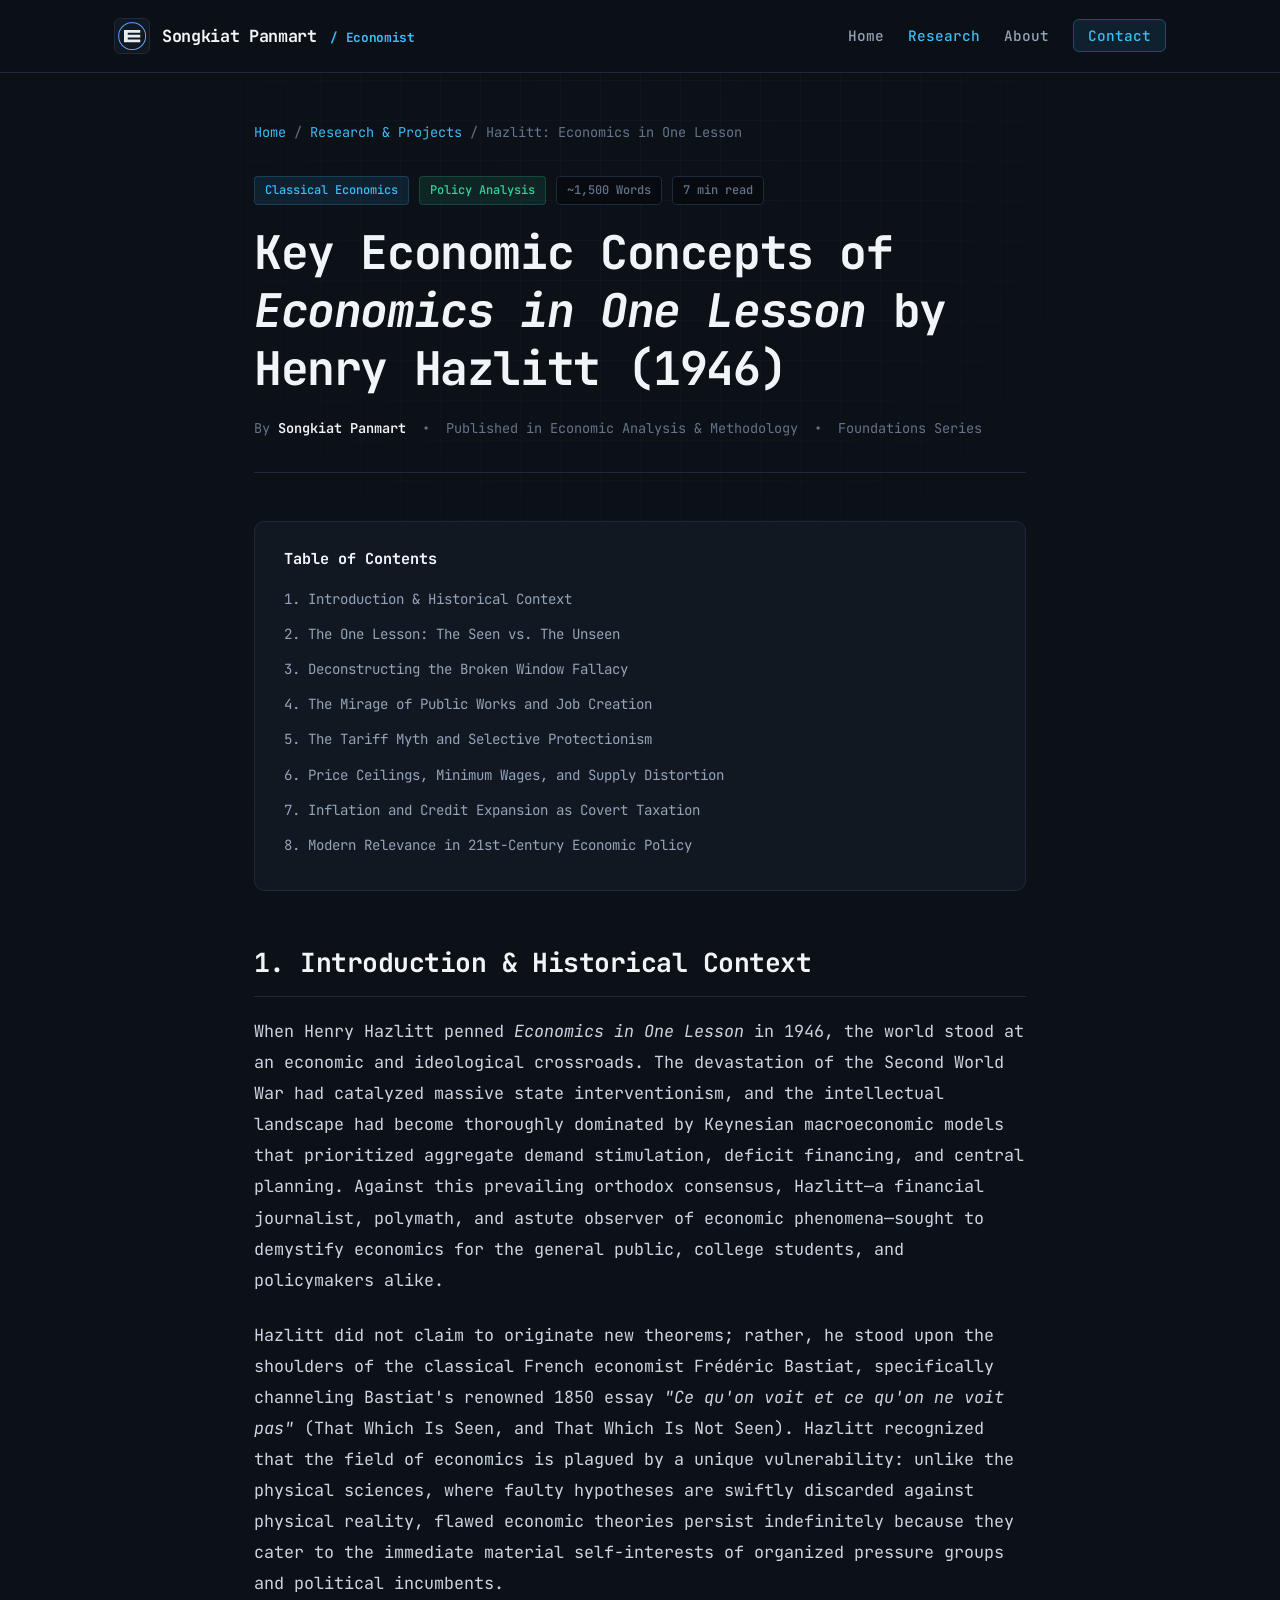
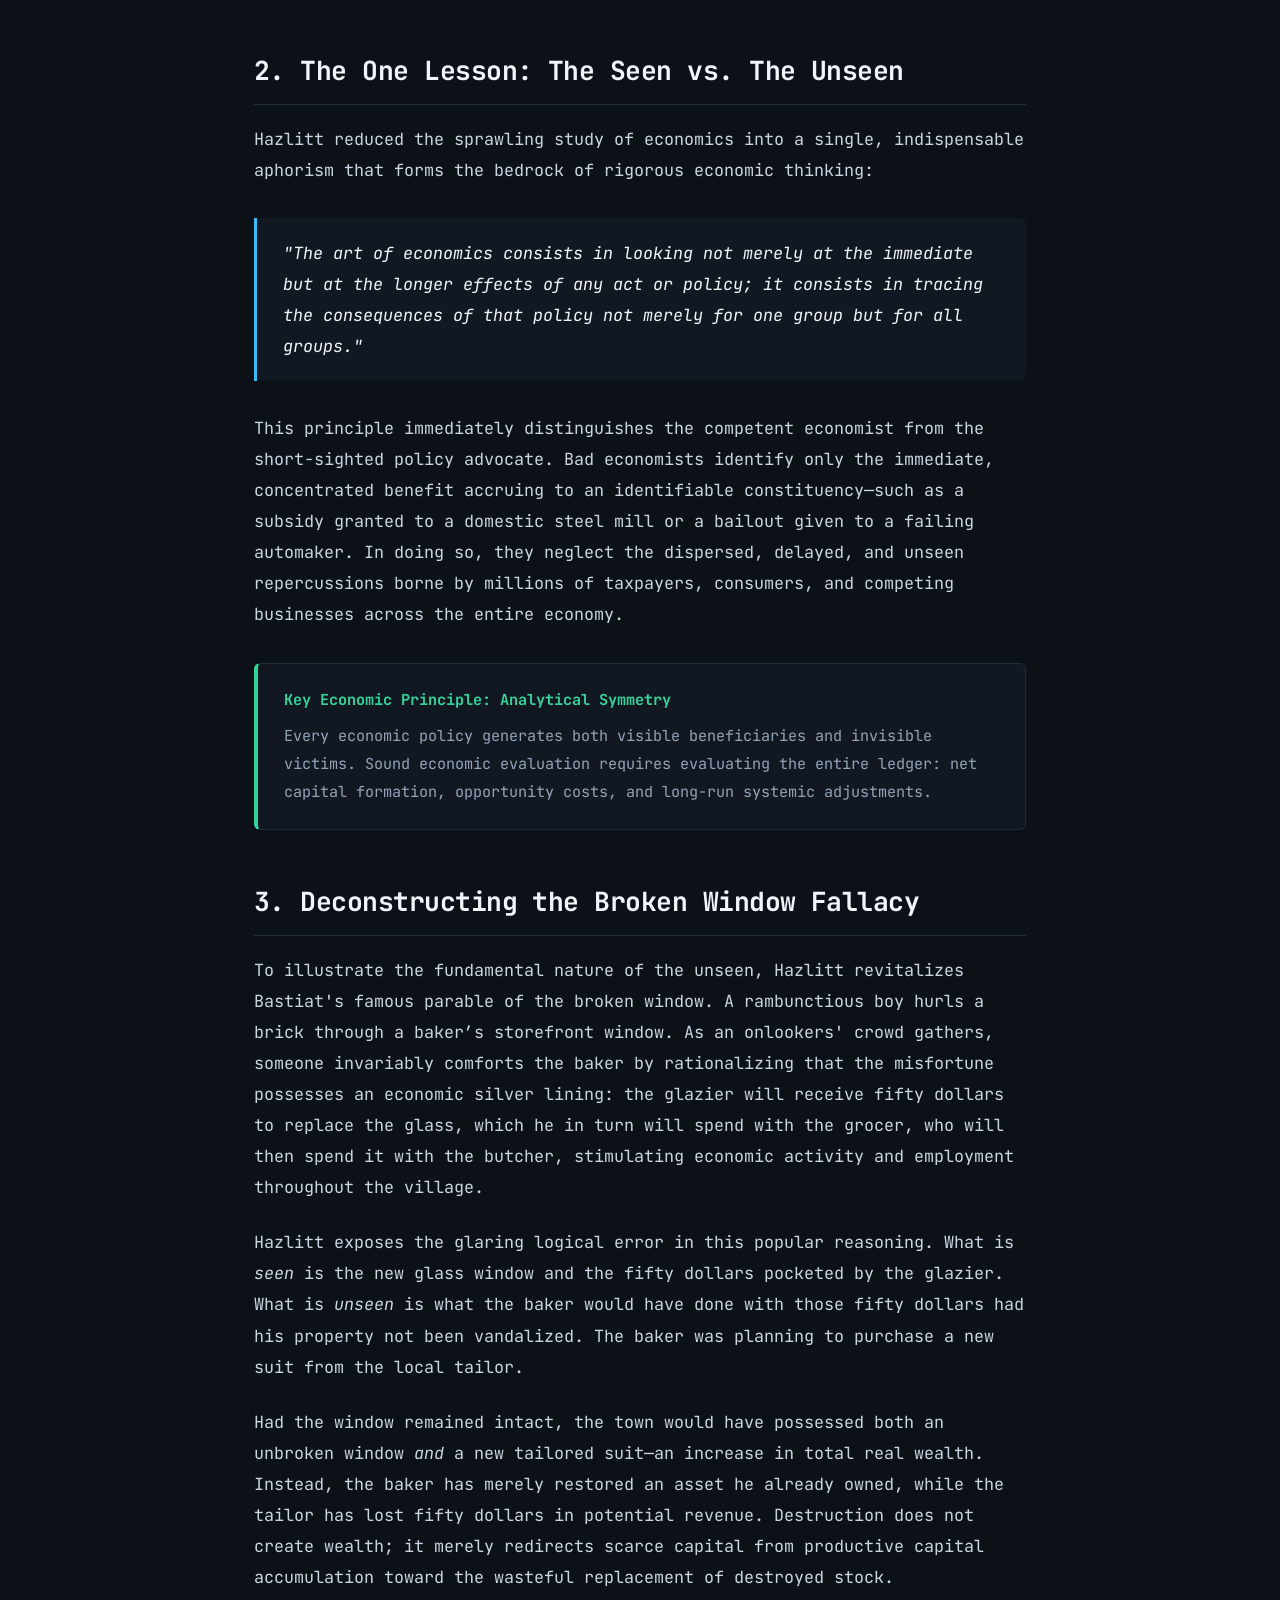
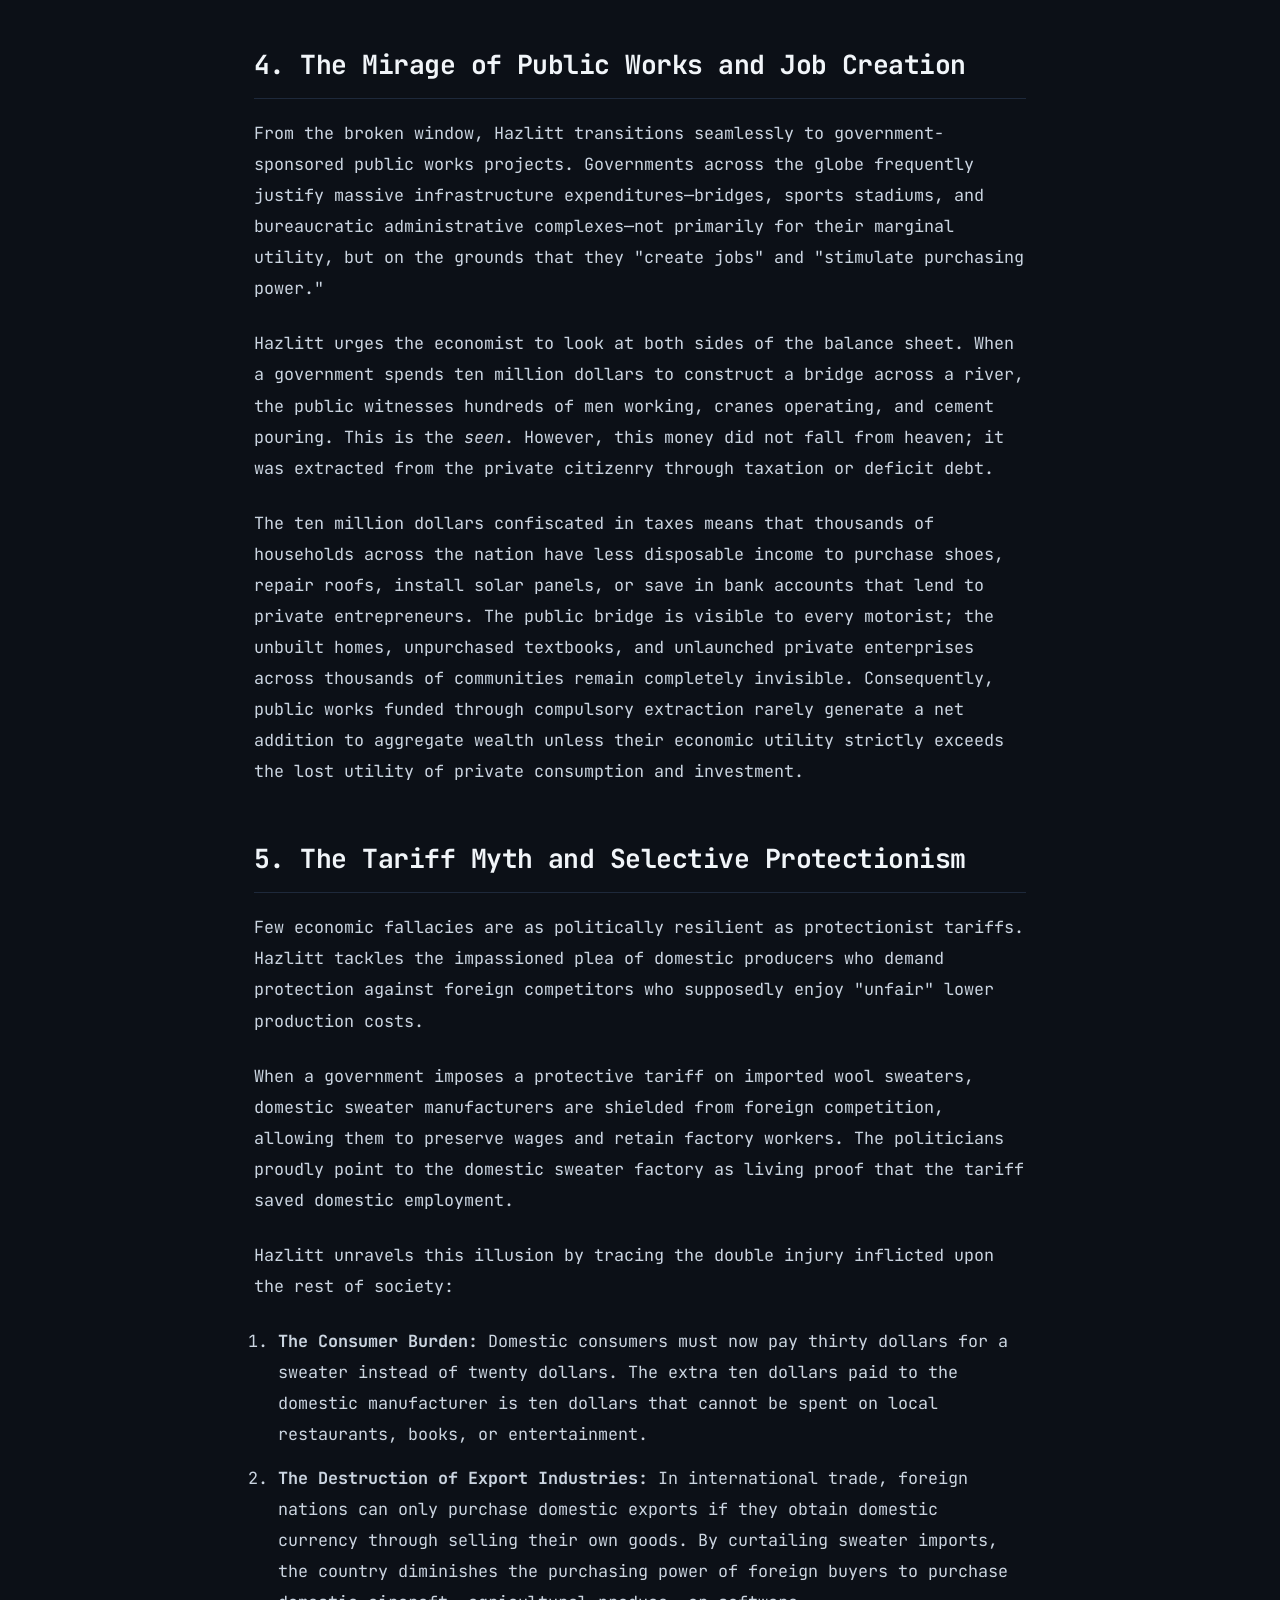
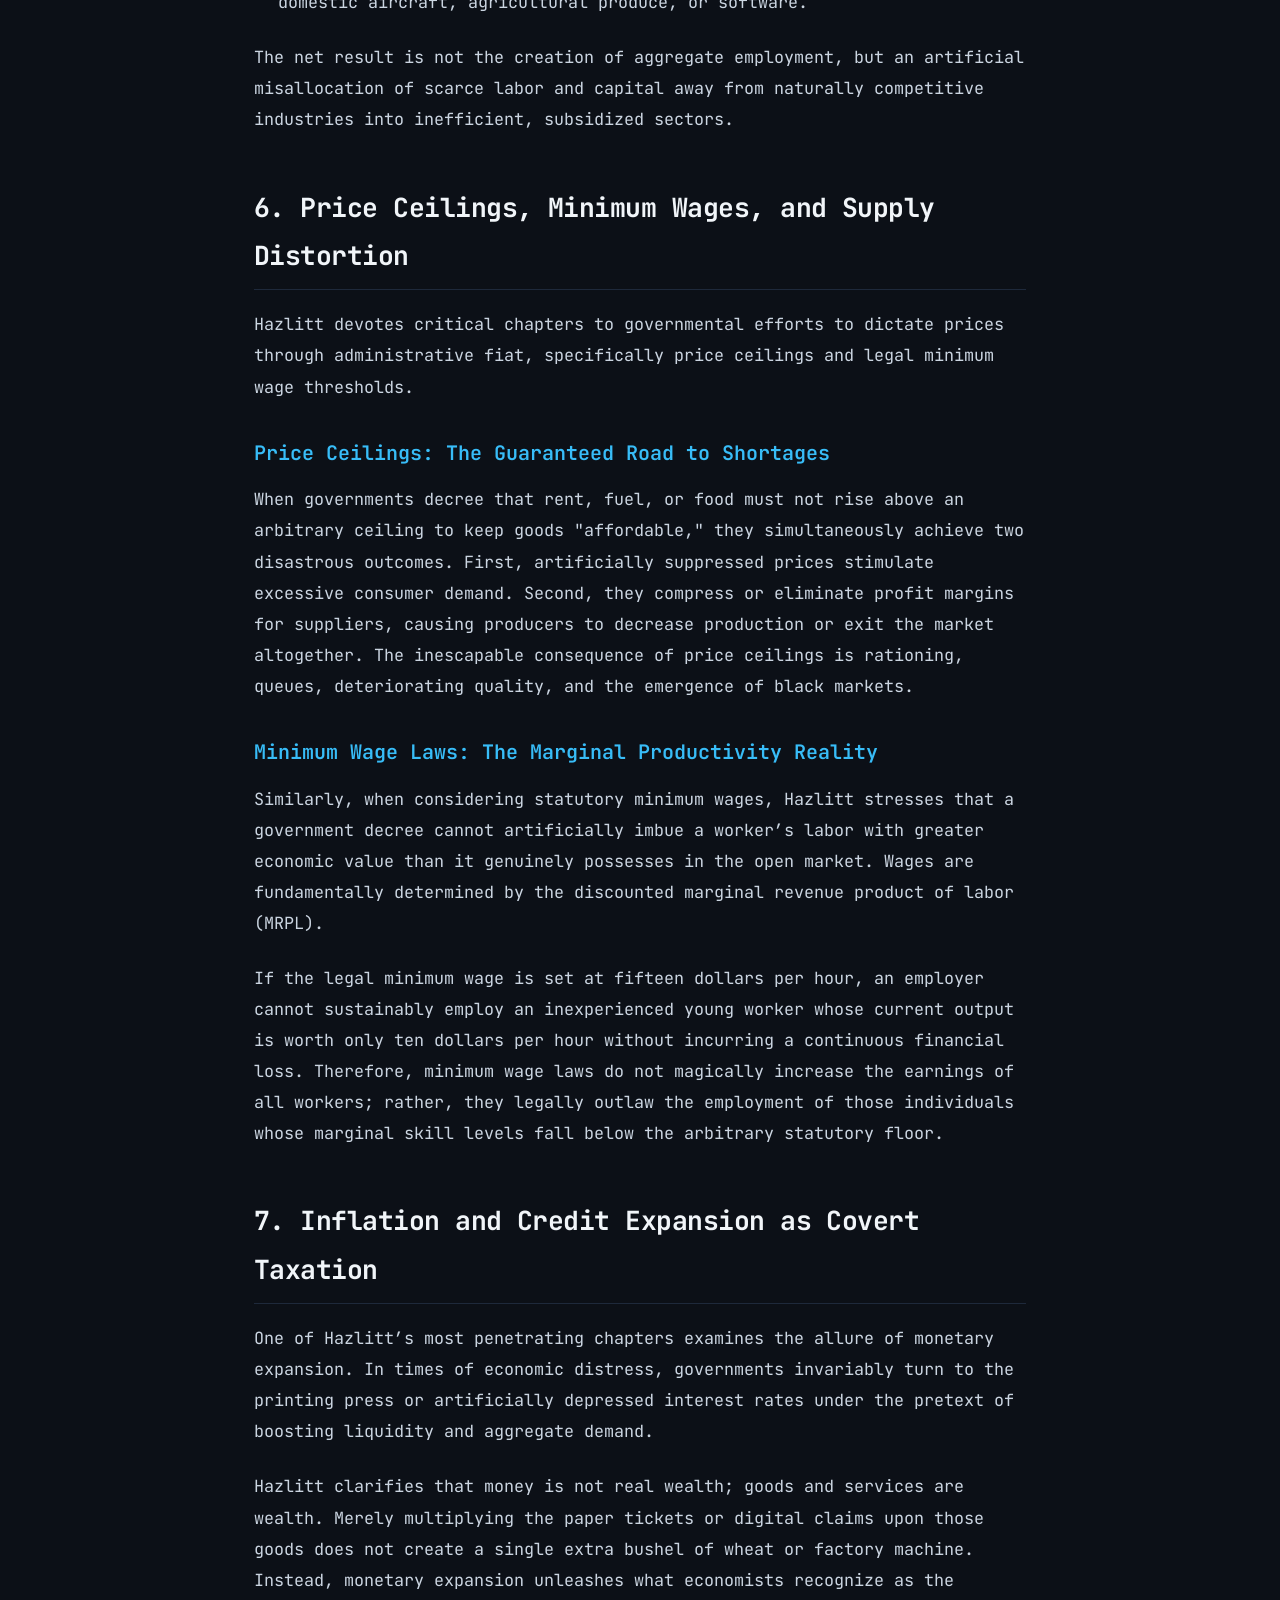
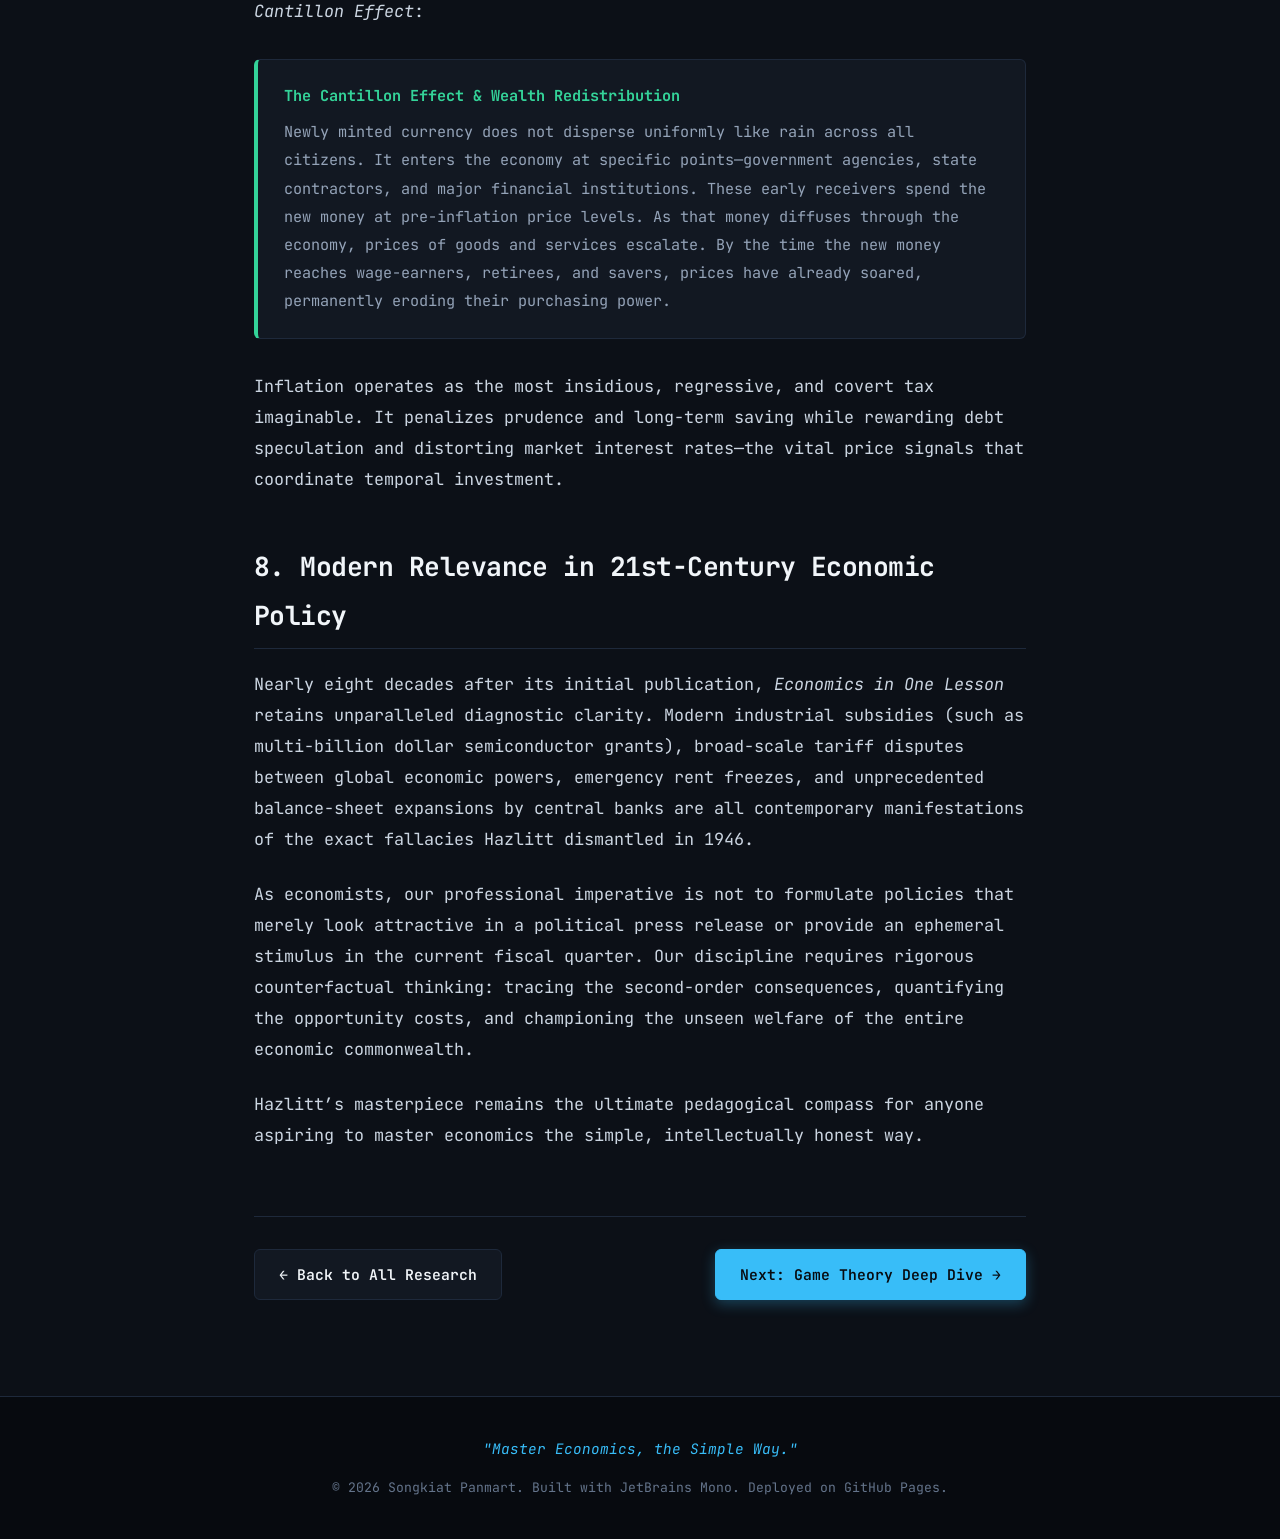
<file: projects/economics-in-one-lesson.html>
<!DOCTYPE html>
<html lang="en">
<head>
  <meta charset="UTF-8">
  <meta name="viewport" content="width=device-width, initial-scale=1.0">
  <title>Key Economic Concepts of Economics in One Lesson (Henry Hazlitt, 1946) | Songkiat Panmart</title>
  <meta name="description" content="A comprehensive analysis of Henry Hazlitt's classic 1946 treatise 'Economics in One Lesson', examining the seen versus the unseen, public spending, tariffs, price controls, and monetary policy.">
  <link rel="stylesheet" href="../style.css">
  <link rel="icon" type="image/png" href="../black.png">
</head>
<body>
  <div id="progress-bar"></div>
  <div class="bg-grid"></div>

  <!-- Header -->
  <header class="site-header">
    <div class="container nav-inner">
      <a href="../index.html" class="brand-link">
        <img src="../black.png" alt="Songkiat Panmart Logo" class="brand-logo">
        <span>Songkiat Panmart <span class="brand-tag">/ Economist</span></span>
      </a>
      <nav>
        <ul class="nav-links">
          <li><a href="../index.html#home">Home</a></li>
          <li><a href="../index.html#projects" class="active">Research</a></li>
          <li><a href="../index.html#about">About</a></li>
          <li><a href="../index.html#contact" class="nav-badge-btn">Contact</a></li>
        </ul>
      </nav>
    </div>
  </header>

  <!-- Main Essay Content -->
  <main class="essay-page">
    <article class="container container-prose">
      <div class="breadcrumbs">
        <a href="../index.html">Home</a>
        <span>/</span>
        <a href="../index.html#projects">Research & Projects</a>
        <span>/</span>
        <span>Hazlitt: Economics in One Lesson</span>
      </div>

      <header class="essay-header">
        <div class="project-meta">
          <span class="tag tag-cyan">Classical Economics</span>
          <span class="tag tag-emerald">Policy Analysis</span>
          <span class="tag tag-metric">~1,500 Words</span>
          <span class="tag tag-metric">7 min read</span>
        </div>
        <h1 class="essay-title">Key Economic Concepts of <em>Economics in One Lesson</em> by Henry Hazlitt (1946)</h1>
        <div class="essay-meta-bar">
          <span>By <strong class="essay-author">Songkiat Panmart</strong></span>
          <span>•</span>
          <span>Published in Economic Analysis & Methodology</span>
          <span>•</span>
          <span>Foundations Series</span>
        </div>
      </header>

      <!-- Table of Contents -->
      <aside class="toc-box">
        <div class="toc-title">Table of Contents</div>
        <ul class="toc-list">
          <li><a href="#intro">1. Introduction & Historical Context</a></li>
          <li><a href="#the-lesson">2. The One Lesson: The Seen vs. The Unseen</a></li>
          <li><a href="#broken-window">3. Deconstructing the Broken Window Fallacy</a></li>
          <li><a href="#public-spending">4. The Mirage of Public Works and Job Creation</a></li>
          <li><a href="#tariffs">5. The Tariff Myth and Selective Protectionism</a></li>
          <li><a href="#price-controls">6. Price Ceilings, Minimum Wages, and Supply Distortion</a></li>
          <li><a href="#inflation">7. Inflation and Credit Expansion as Covert Taxation</a></li>
          <li><a href="#modern-relevance">8. Modern Relevance in 21st-Century Economic Policy</a></li>
        </ul>
      </aside>

      <section class="essay-body">
        <section id="intro">
          <h2>1. Introduction & Historical Context</h2>
          <p>
            When Henry Hazlitt penned <em>Economics in One Lesson</em> in 1946, the world stood at an economic and ideological crossroads. The devastation of the Second World War had catalyzed massive state interventionism, and the intellectual landscape had become thoroughly dominated by Keynesian macroeconomic models that prioritized aggregate demand stimulation, deficit financing, and central planning. Against this prevailing orthodox consensus, Hazlitt—a financial journalist, polymath, and astute observer of economic phenomena—sought to demystify economics for the general public, college students, and policymakers alike.
          </p>
          <p>
            Hazlitt did not claim to originate new theorems; rather, he stood upon the shoulders of the classical French economist Frédéric Bastiat, specifically channeling Bastiat's renowned 1850 essay <em>"Ce qu'on voit et ce qu'on ne voit pas"</em> (That Which Is Seen, and That Which Is Not Seen). Hazlitt recognized that the field of economics is plagued by a unique vulnerability: unlike the physical sciences, where faulty hypotheses are swiftly discarded against physical reality, flawed economic theories persist indefinitely because they cater to the immediate material self-interests of organized pressure groups and political incumbents.
          </p>
        </section>

        <section id="the-lesson">
          <h2>2. The One Lesson: The Seen vs. The Unseen</h2>
          <p>
            Hazlitt reduced the sprawling study of economics into a single, indispensable aphorism that forms the bedrock of rigorous economic thinking:
          </p>
          <blockquote>
            "The art of economics consists in looking not merely at the immediate but at the longer effects of any act or policy; it consists in tracing the consequences of that policy not merely for one group but for all groups."
          </blockquote>
          <p>
            This principle immediately distinguishes the competent economist from the short-sighted policy advocate. Bad economists identify only the immediate, concentrated benefit accruing to an identifiable constituency—such as a subsidy granted to a domestic steel mill or a bailout given to a failing automaker. In doing so, they neglect the dispersed, delayed, and unseen repercussions borne by millions of taxpayers, consumers, and competing businesses across the entire economy.
          </p>
          <div class="callout">
            <div class="callout-title">Key Economic Principle: Analytical Symmetry</div>
            <p>
              Every economic policy generates both visible beneficiaries and invisible victims. Sound economic evaluation requires evaluating the entire ledger: net capital formation, opportunity costs, and long-run systemic adjustments.
            </p>
          </div>
        </section>

        <section id="broken-window">
          <h2>3. Deconstructing the Broken Window Fallacy</h2>
          <p>
            To illustrate the fundamental nature of the unseen, Hazlitt revitalizes Bastiat's famous parable of the broken window. A rambunctious boy hurls a brick through a baker’s storefront window. As an onlookers' crowd gathers, someone invariably comforts the baker by rationalizing that the misfortune possesses an economic silver lining: the glazier will receive fifty dollars to replace the glass, which he in turn will spend with the grocer, who will then spend it with the butcher, stimulating economic activity and employment throughout the village.
          </p>
          <p>
            Hazlitt exposes the glaring logical error in this popular reasoning. What is <em>seen</em> is the new glass window and the fifty dollars pocketed by the glazier. What is <em>unseen</em> is what the baker would have done with those fifty dollars had his property not been vandalized. The baker was planning to purchase a new suit from the local tailor. 
          </p>
          <p>
            Had the window remained intact, the town would have possessed both an unbroken window <em>and</em> a new tailored suit—an increase in total real wealth. Instead, the baker has merely restored an asset he already owned, while the tailor has lost fifty dollars in potential revenue. Destruction does not create wealth; it merely redirects scarce capital from productive capital accumulation toward the wasteful replacement of destroyed stock.
          </p>
        </section>

        <section id="public-spending">
          <h2>4. The Mirage of Public Works and Job Creation</h2>
          <p>
            From the broken window, Hazlitt transitions seamlessly to government-sponsored public works projects. Governments across the globe frequently justify massive infrastructure expenditures—bridges, sports stadiums, and bureaucratic administrative complexes—not primarily for their marginal utility, but on the grounds that they "create jobs" and "stimulate purchasing power."
          </p>
          <p>
            Hazlitt urges the economist to look at both sides of the balance sheet. When a government spends ten million dollars to construct a bridge across a river, the public witnesses hundreds of men working, cranes operating, and cement pouring. This is the <em>seen</em>. However, this money did not fall from heaven; it was extracted from the private citizenry through taxation or deficit debt. 
          </p>
          <p>
            The ten million dollars confiscated in taxes means that thousands of households across the nation have less disposable income to purchase shoes, repair roofs, install solar panels, or save in bank accounts that lend to private entrepreneurs. The public bridge is visible to every motorist; the unbuilt homes, unpurchased textbooks, and unlaunched private enterprises across thousands of communities remain completely invisible. Consequently, public works funded through compulsory extraction rarely generate a net addition to aggregate wealth unless their economic utility strictly exceeds the lost utility of private consumption and investment.
          </p>
        </section>

        <section id="tariffs">
          <h2>5. The Tariff Myth and Selective Protectionism</h2>
          <p>
            Few economic fallacies are as politically resilient as protectionist tariffs. Hazlitt tackles the impassioned plea of domestic producers who demand protection against foreign competitors who supposedly enjoy "unfair" lower production costs.
          </p>
          <p>
            When a government imposes a protective tariff on imported wool sweaters, domestic sweater manufacturers are shielded from foreign competition, allowing them to preserve wages and retain factory workers. The politicians proudly point to the domestic sweater factory as living proof that the tariff saved domestic employment.
          </p>
          <p>
            Hazlitt unravels this illusion by tracing the double injury inflicted upon the rest of society:
          </p>
          <ol style="margin-left: 1.5rem; margin-bottom: 1.5rem; color: #cbd5e1;">
            <li style="margin-bottom: 0.8rem;">
              <strong>The Consumer Burden:</strong> Domestic consumers must now pay thirty dollars for a sweater instead of twenty dollars. The extra ten dollars paid to the domestic manufacturer is ten dollars that cannot be spent on local restaurants, books, or entertainment.
            </li>
            <li style="margin-bottom: 0.8rem;">
              <strong>The Destruction of Export Industries:</strong> In international trade, foreign nations can only purchase domestic exports if they obtain domestic currency through selling their own goods. By curtailing sweater imports, the country diminishes the purchasing power of foreign buyers to purchase domestic aircraft, agricultural produce, or software.
            </li>
          </ol>
          <p>
            The net result is not the creation of aggregate employment, but an artificial misallocation of scarce labor and capital away from naturally competitive industries into inefficient, subsidized sectors.
          </p>
        </section>

        <section id="price-controls">
          <h2>6. Price Ceilings, Minimum Wages, and Supply Distortion</h2>
          <p>
            Hazlitt devotes critical chapters to governmental efforts to dictate prices through administrative fiat, specifically price ceilings and legal minimum wage thresholds.
          </p>
          <h3>Price Ceilings: The Guaranteed Road to Shortages</h3>
          <p>
            When governments decree that rent, fuel, or food must not rise above an arbitrary ceiling to keep goods "affordable," they simultaneously achieve two disastrous outcomes. First, artificially suppressed prices stimulate excessive consumer demand. Second, they compress or eliminate profit margins for suppliers, causing producers to decrease production or exit the market altogether. The inescapable consequence of price ceilings is rationing, queues, deteriorating quality, and the emergence of black markets.
          </p>
          <h3>Minimum Wage Laws: The Marginal Productivity Reality</h3>
          <p>
            Similarly, when considering statutory minimum wages, Hazlitt stresses that a government decree cannot artificially imbue a worker’s labor with greater economic value than it genuinely possesses in the open market. Wages are fundamentally determined by the discounted marginal revenue product of labor (MRPL).
          </p>
          <p>
            If the legal minimum wage is set at fifteen dollars per hour, an employer cannot sustainably employ an inexperienced young worker whose current output is worth only ten dollars per hour without incurring a continuous financial loss. Therefore, minimum wage laws do not magically increase the earnings of all workers; rather, they legally outlaw the employment of those individuals whose marginal skill levels fall below the arbitrary statutory floor.
          </p>
        </section>

        <section id="inflation">
          <h2>7. Inflation and Credit Expansion as Covert Taxation</h2>
          <p>
            One of Hazlitt’s most penetrating chapters examines the allure of monetary expansion. In times of economic distress, governments invariably turn to the printing press or artificially depressed interest rates under the pretext of boosting liquidity and aggregate demand.
          </p>
          <p>
            Hazlitt clarifies that money is not real wealth; goods and services are wealth. Merely multiplying the paper tickets or digital claims upon those goods does not create a single extra bushel of wheat or factory machine. Instead, monetary expansion unleashes what economists recognize as the <em>Cantillon Effect</em>:
          </p>
          <div class="callout">
            <div class="callout-title">The Cantillon Effect & Wealth Redistribution</div>
            <p>
              Newly minted currency does not disperse uniformly like rain across all citizens. It enters the economy at specific points—government agencies, state contractors, and major financial institutions. These early receivers spend the new money at pre-inflation price levels. As that money diffuses through the economy, prices of goods and services escalate. By the time the new money reaches wage-earners, retirees, and savers, prices have already soared, permanently eroding their purchasing power.
            </p>
          </div>
          <p>
            Inflation operates as the most insidious, regressive, and covert tax imaginable. It penalizes prudence and long-term saving while rewarding debt speculation and distorting market interest rates—the vital price signals that coordinate temporal investment.
          </p>
        </section>

        <section id="modern-relevance">
          <h2>8. Modern Relevance in 21st-Century Economic Policy</h2>
          <p>
            Nearly eight decades after its initial publication, <em>Economics in One Lesson</em> retains unparalleled diagnostic clarity. Modern industrial subsidies (such as multi-billion dollar semiconductor grants), broad-scale tariff disputes between global economic powers, emergency rent freezes, and unprecedented balance-sheet expansions by central banks are all contemporary manifestations of the exact fallacies Hazlitt dismantled in 1946.
          </p>
          <p>
            As economists, our professional imperative is not to formulate policies that merely look attractive in a political press release or provide an ephemeral stimulus in the current fiscal quarter. Our discipline requires rigorous counterfactual thinking: tracing the second-order consequences, quantifying the opportunity costs, and championing the unseen welfare of the entire economic commonwealth.
          </p>
          <p>
            Hazlitt’s masterpiece remains the ultimate pedagogical compass for anyone aspiring to master economics the simple, intellectually honest way.
          </p>
        </section>
      </section>

      <!-- Back to Projects CTA -->
      <div style="margin-top: 4rem; padding-top: 2rem; border-top: 1px solid var(--border-subtle); display: flex; justify-content: space-between; align-items: center; flex-wrap: wrap; gap: 1rem;">
        <a href="../index.html#projects" class="btn btn-secondary">← Back to All Research</a>
        <a href="game-theory.html" class="btn btn-primary">Next: Game Theory Deep Dive →</a>
      </div>
    </article>
  </main>

  <!-- Footer -->
  <footer class="site-footer">
    <div class="container footer-content">
      <div class="footer-quote">"Master Economics, the Simple Way."</div>
      <div class="footer-copy">© 2026 Songkiat Panmart. Built with JetBrains Mono. Deployed on GitHub Pages.</div>
    </div>
  </footer>

  <button id="back-to-top" aria-label="Back to Top">↑</button>
  <div id="toast"></div>

  <script src="../script.js"></script>
</body>
</html>
</file>
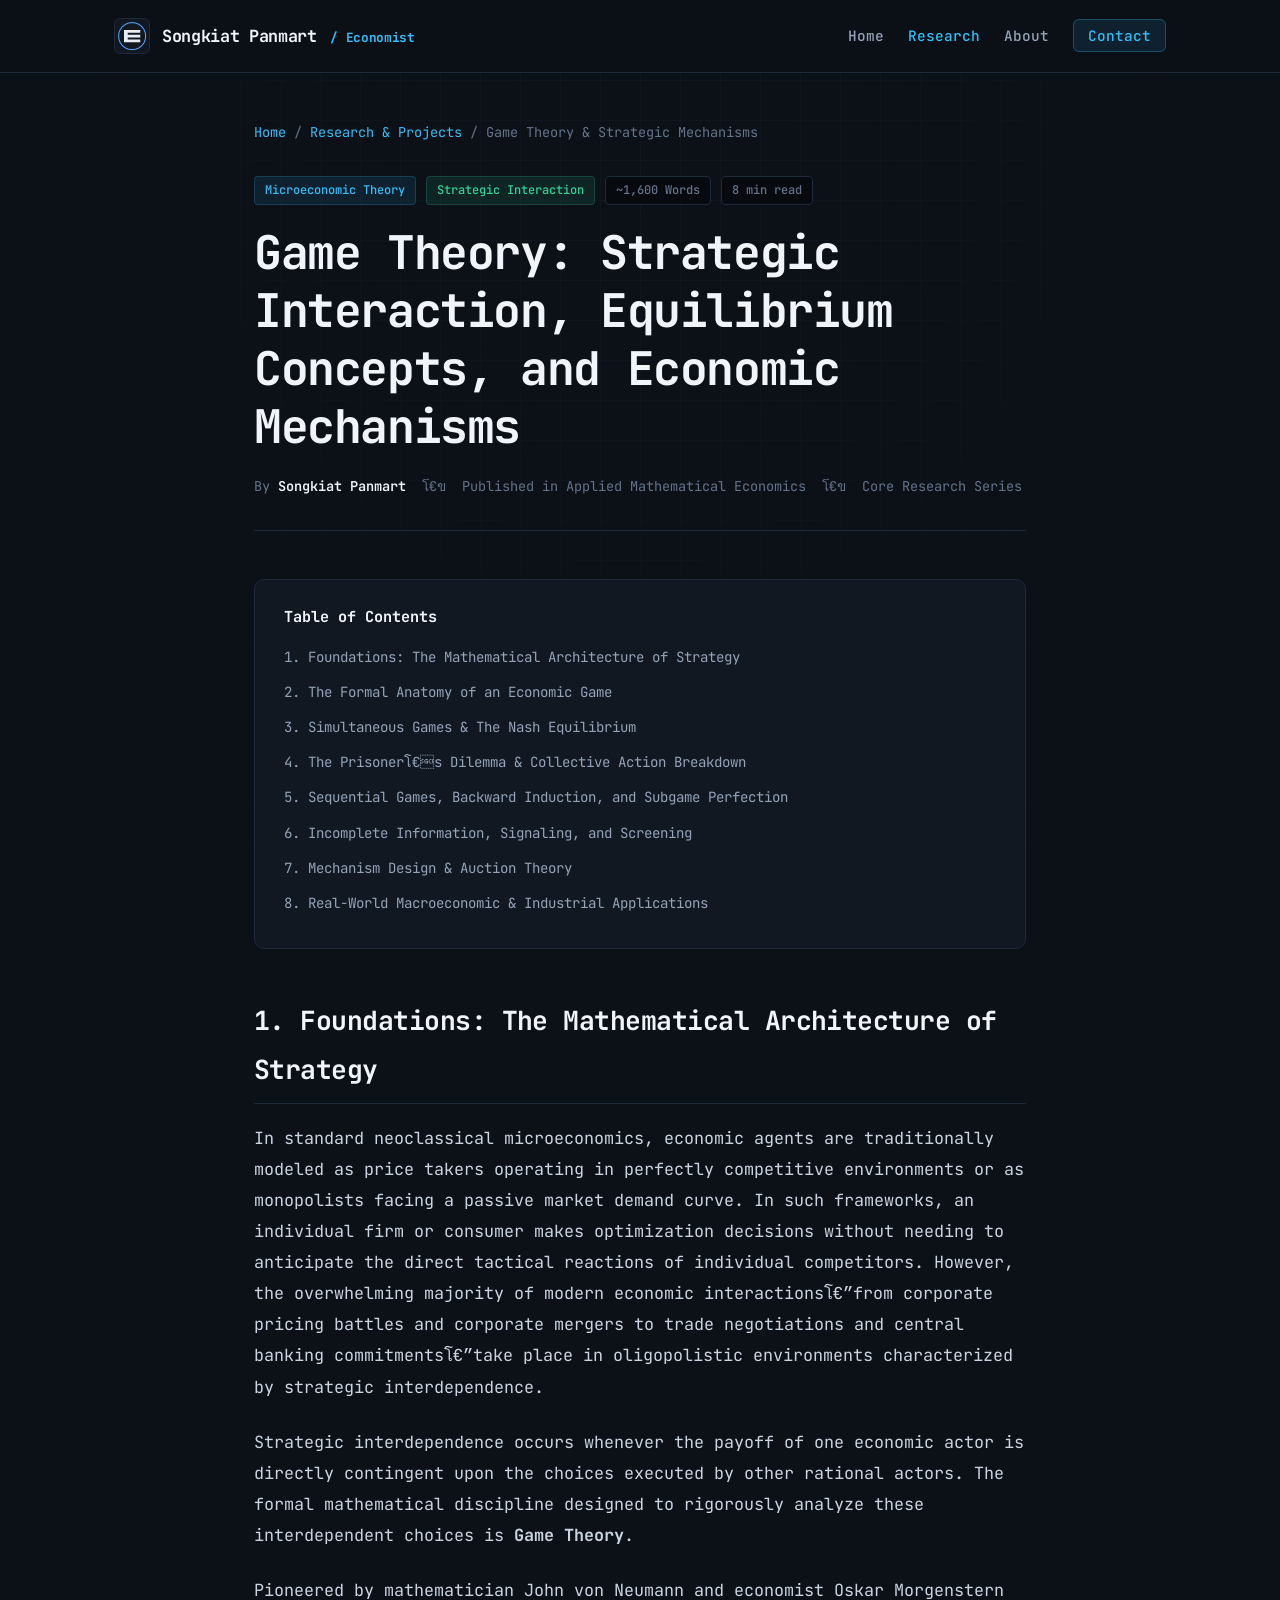
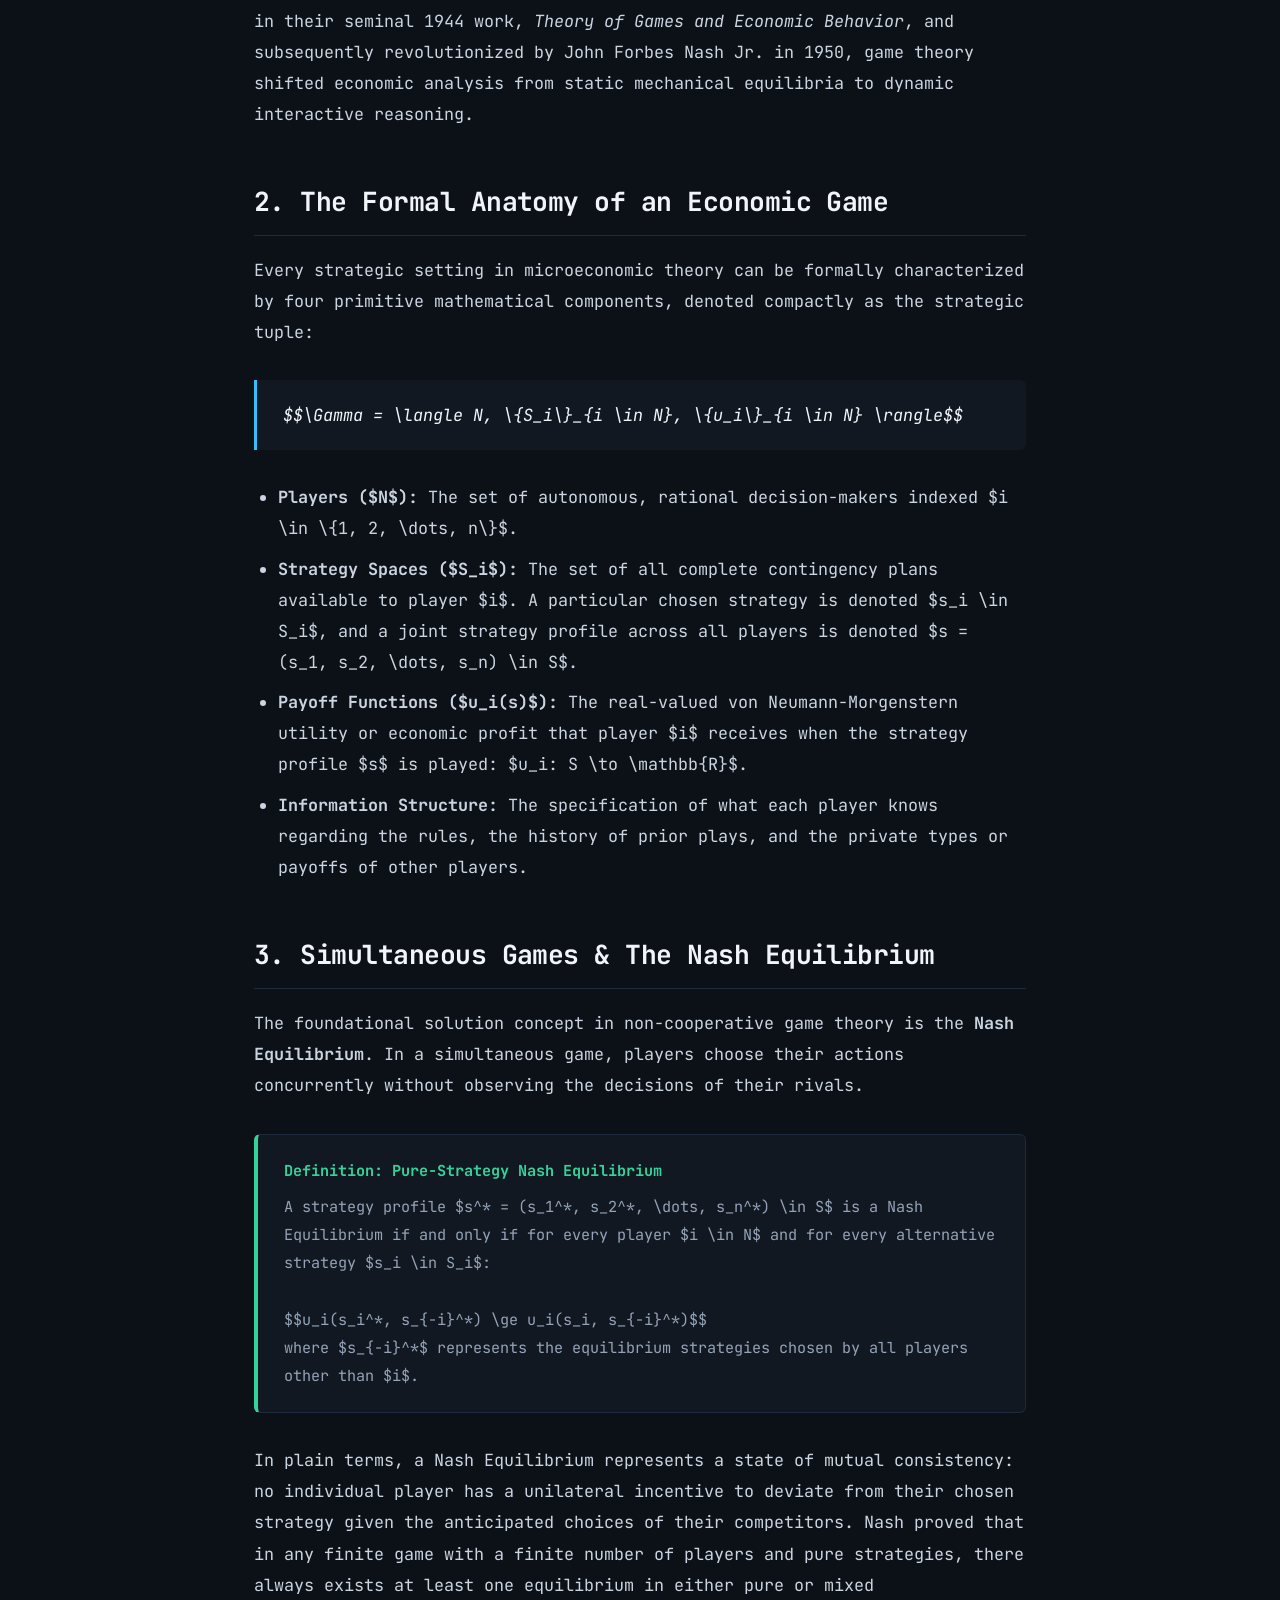
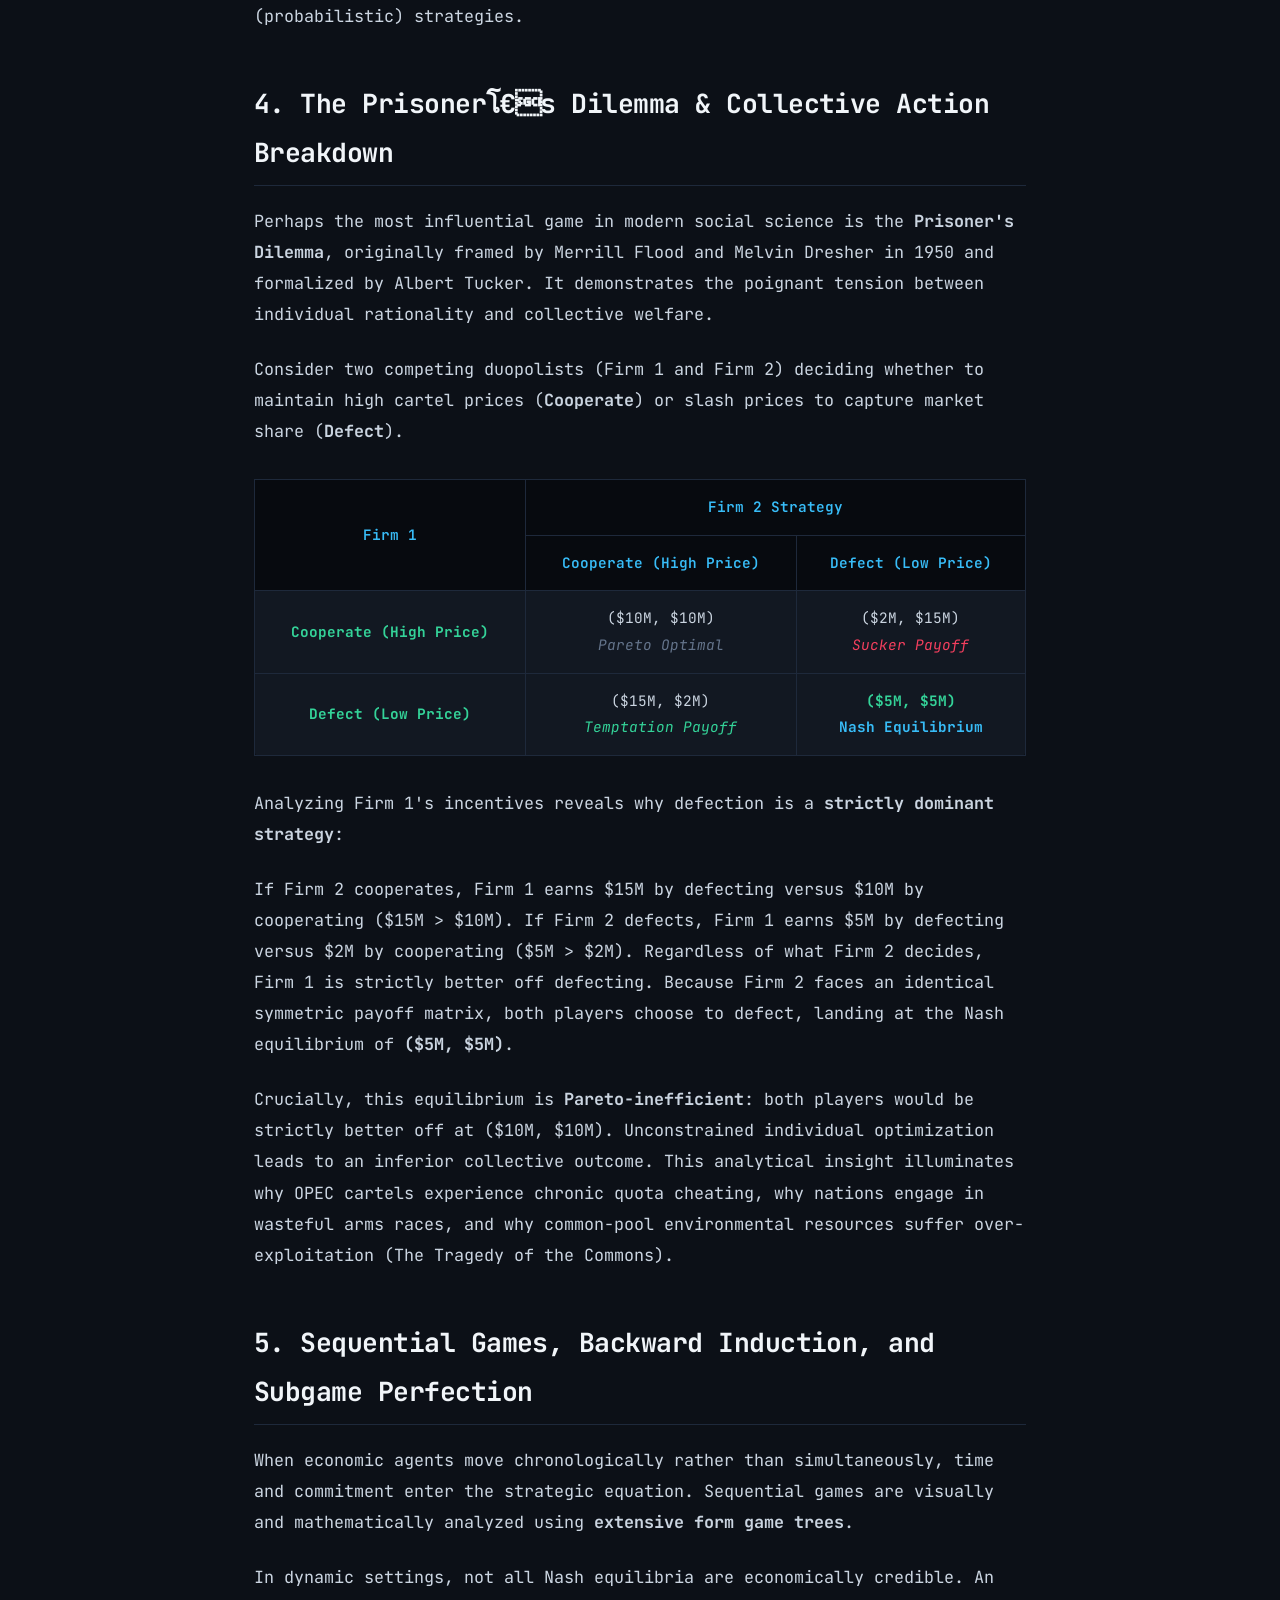
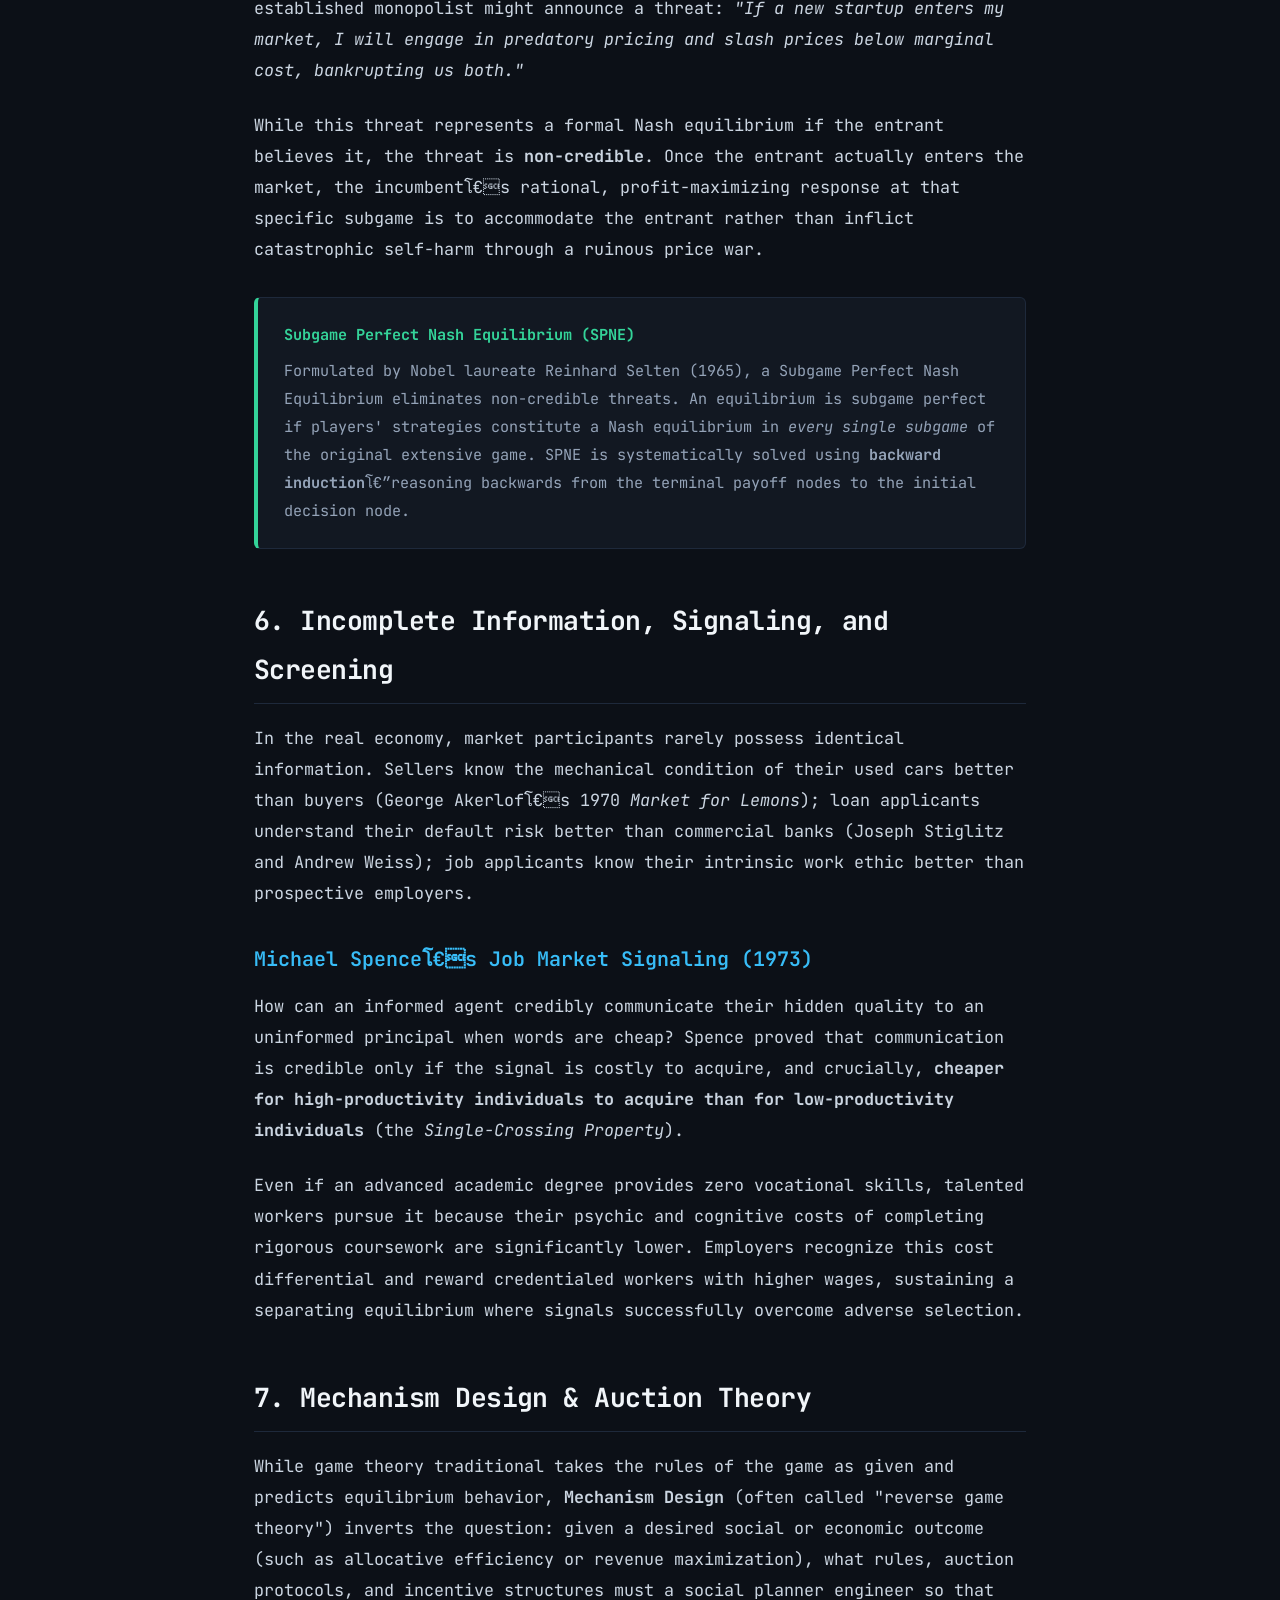
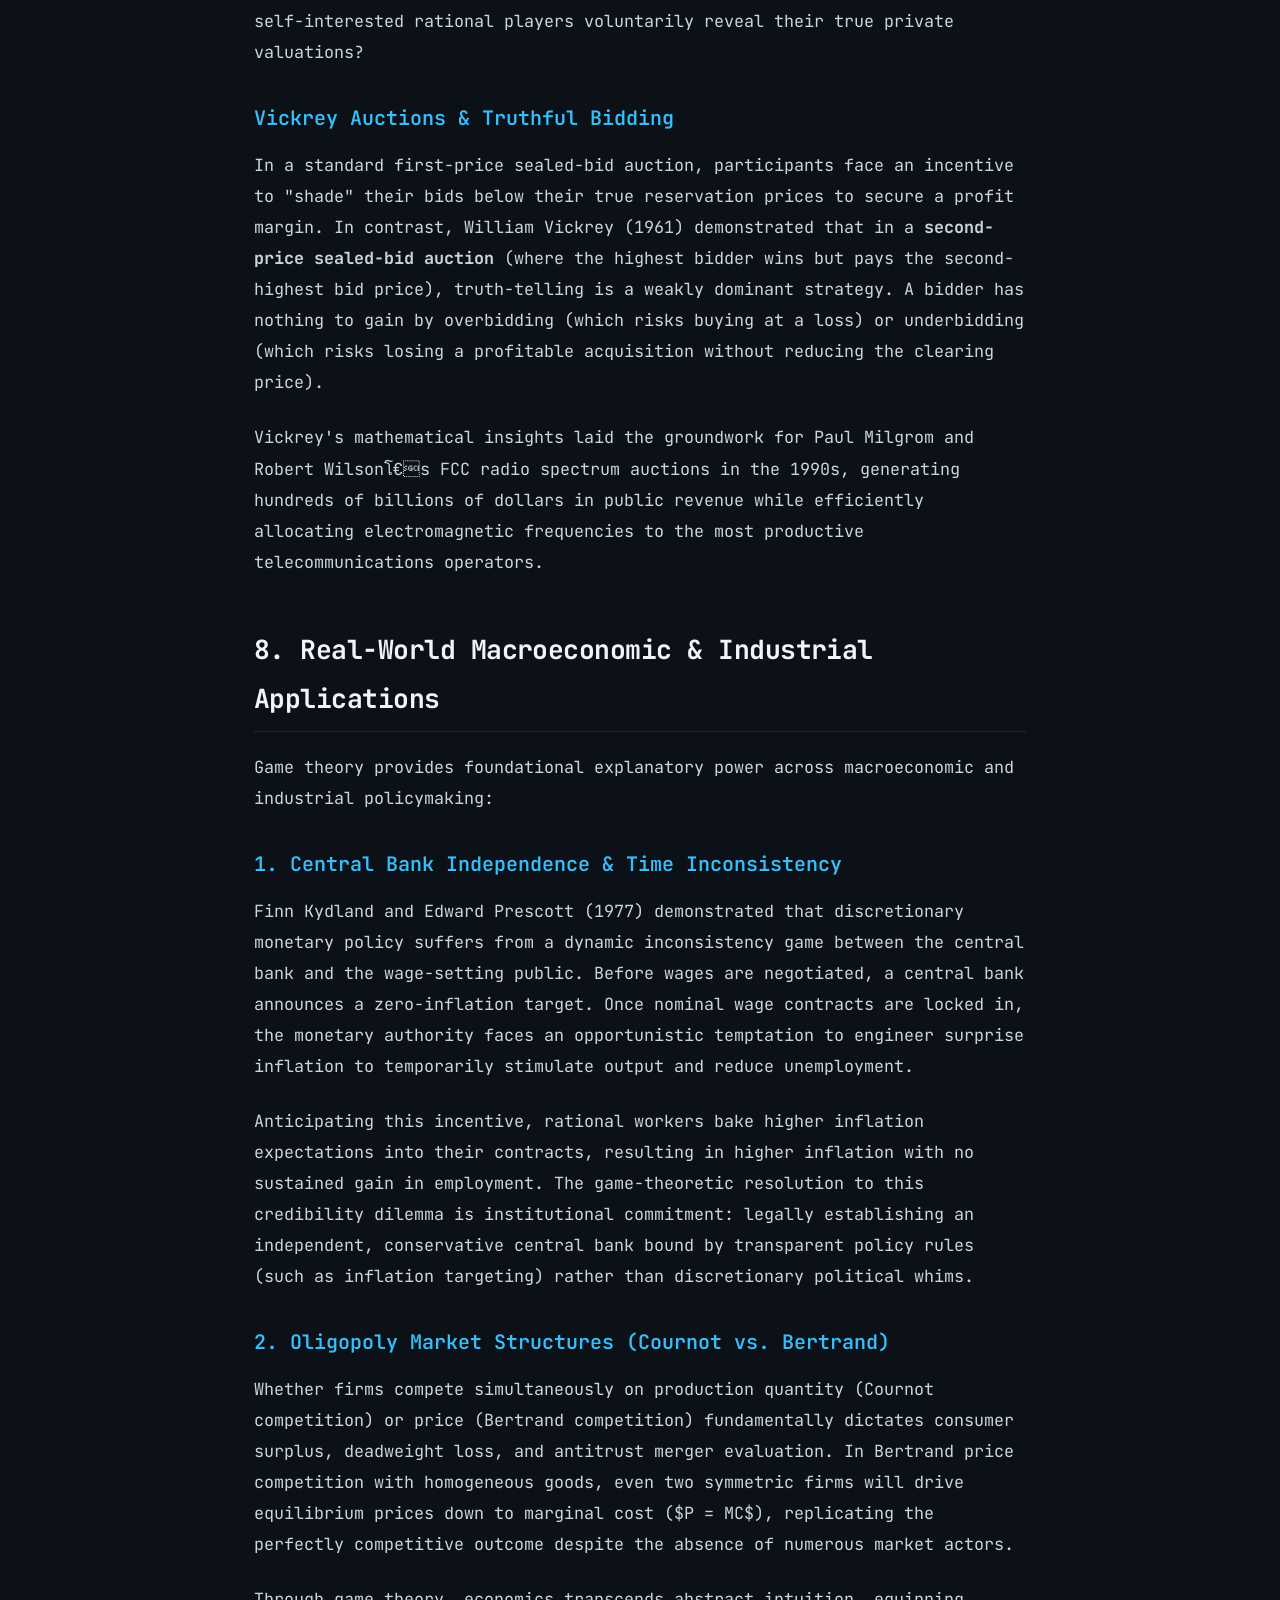
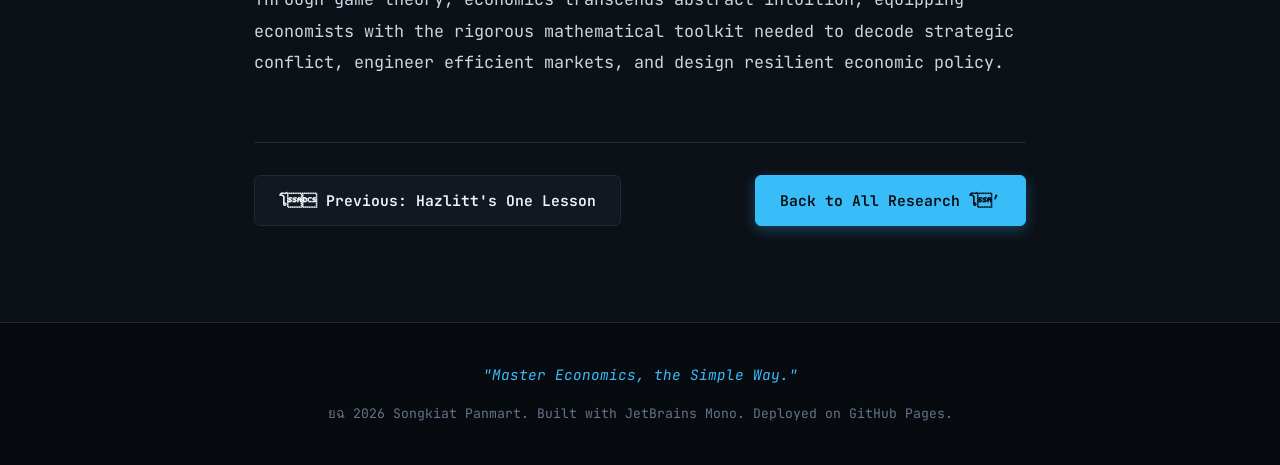
<file: projects/game-theory.html>
﻿<!DOCTYPE html>
<html lang="en">
<head>
  <meta charset="UTF-8">
  <meta name="viewport" content="width=device-width, initial-scale=1.0">
  <title>Game Theory: Strategic Interactions, Equilibrium, and Economic Policy | Songkiat Panmart</title>
  <meta name="description" content="A comprehensive analysis of Game Theory in economics, covering Nash Equilibrium, Prisoner's Dilemma, Dynamic Games, Mechanism Design, and Macroeconomic Applications.">
  <link rel="stylesheet" href="../style.css">
  <link rel="icon" type="image/png" href="../black.png">
</head>
<body>
  <div id="progress-bar"></div>
  <div class="bg-grid"></div>

  <!-- Header -->
  <header class="site-header">
    <div class="container nav-inner">
      <a href="../index.html" class="brand-link">
        <img src="../black.png" alt="Songkiat Panmart Logo" class="brand-logo">
        <span>Songkiat Panmart <span class="brand-tag">/ Economist</span></span>
      </a>
      <nav>
        <ul class="nav-links">
          <li><a href="../index.html#home">Home</a></li>
          <li><a href="../index.html#projects" class="active">Research</a></li>
          <li><a href="../index.html#about">About</a></li>
          <li><a href="../index.html#contact" class="nav-badge-btn">Contact</a></li>
        </ul>
      </nav>
    </div>
  </header>

  <!-- Main Essay Content -->
  <main class="essay-page">
    <article class="container container-prose">
      <div class="breadcrumbs">
        <a href="../index.html">Home</a>
        <span>/</span>
        <a href="../index.html#projects">Research & Projects</a>
        <span>/</span>
        <span>Game Theory & Strategic Mechanisms</span>
      </div>

      <header class="essay-header">
        <div class="project-meta">
          <span class="tag tag-cyan">Microeconomic Theory</span>
          <span class="tag tag-emerald">Strategic Interaction</span>
          <span class="tag tag-metric">~1,600 Words</span>
          <span class="tag tag-metric">8 min read</span>
        </div>
        <h1 class="essay-title">Game Theory: Strategic Interaction, Equilibrium Concepts, and Economic Mechanisms</h1>
        <div class="essay-meta-bar">
          <span>By <strong class="essay-author">Songkiat Panmart</strong></span>
          <span>โ€ข</span>
          <span>Published in Applied Mathematical Economics</span>
          <span>โ€ข</span>
          <span>Core Research Series</span>
        </div>
      </header>

      <!-- Table of Contents -->
      <aside class="toc-box">
        <div class="toc-title">Table of Contents</div>
        <ul class="toc-list">
          <li><a href="#foundations">1. Foundations: The Mathematical Architecture of Strategy</a></li>
          <li><a href="#formal-elements">2. The Formal Anatomy of an Economic Game</a></li>
          <li><a href="#simultaneous-nash">3. Simultaneous Games & The Nash Equilibrium</a></li>
          <li><a href="#prisoners-dilemma">4. The Prisonerโ€s Dilemma & Collective Action Breakdown</a></li>
          <li><a href="#dynamic-games">5. Sequential Games, Backward Induction, and Subgame Perfection</a></li>
          <li><a href="#asymmetric-info">6. Incomplete Information, Signaling, and Screening</a></li>
          <li><a href="#mechanism-design">7. Mechanism Design & Auction Theory</a></li>
          <li><a href="#macro-policy">8. Real-World Macroeconomic & Industrial Applications</a></li>
        </ul>
      </aside>

      <section class="essay-body">
        <section id="foundations">
          <h2>1. Foundations: The Mathematical Architecture of Strategy</h2>
          <p>
            In standard neoclassical microeconomics, economic agents are traditionally modeled as price takers operating in perfectly competitive environments or as monopolists facing a passive market demand curve. In such frameworks, an individual firm or consumer makes optimization decisions without needing to anticipate the direct tactical reactions of individual competitors. However, the overwhelming majority of modern economic interactionsโ€”from corporate pricing battles and corporate mergers to trade negotiations and central banking commitmentsโ€”take place in oligopolistic environments characterized by strategic interdependence.
          </p>
          <p>
            Strategic interdependence occurs whenever the payoff of one economic actor is directly contingent upon the choices executed by other rational actors. The formal mathematical discipline designed to rigorously analyze these interdependent choices is <strong>Game Theory</strong>.
          </p>
          <p>
            Pioneered by mathematician John von Neumann and economist Oskar Morgenstern in their seminal 1944 work, <em>Theory of Games and Economic Behavior</em>, and subsequently revolutionized by John Forbes Nash Jr. in 1950, game theory shifted economic analysis from static mechanical equilibria to dynamic interactive reasoning.
          </p>
        </section>

        <section id="formal-elements">
          <h2>2. The Formal Anatomy of an Economic Game</h2>
          <p>
            Every strategic setting in microeconomic theory can be formally characterized by four primitive mathematical components, denoted compactly as the strategic tuple:
          </p>
          <blockquote>
            $$\Gamma = \langle N, \{S_i\}_{i \in N}, \{u_i\}_{i \in N} \rangle$$
          </blockquote>
          <ul style="margin-left: 1.5rem; margin-bottom: 1.5rem; color: #cbd5e1;">
            <li style="margin-bottom: 0.6rem;">
              <strong>Players ($N$):</strong> The set of autonomous, rational decision-makers indexed $i \in \{1, 2, \dots, n\}$.
            </li>
            <li style="margin-bottom: 0.6rem;">
              <strong>Strategy Spaces ($S_i$):</strong> The set of all complete contingency plans available to player $i$. A particular chosen strategy is denoted $s_i \in S_i$, and a joint strategy profile across all players is denoted $s = (s_1, s_2, \dots, s_n) \in S$.
            </li>
            <li style="margin-bottom: 0.6rem;">
              <strong>Payoff Functions ($u_i(s)$):</strong> The real-valued von Neumann-Morgenstern utility or economic profit that player $i$ receives when the strategy profile $s$ is played: $u_i: S \to \mathbb{R}$.
            </li>
            <li style="margin-bottom: 0.6rem;">
              <strong>Information Structure:</strong> The specification of what each player knows regarding the rules, the history of prior plays, and the private types or payoffs of other players.
            </li>
          </ul>
        </section>

        <section id="simultaneous-nash">
          <h2>3. Simultaneous Games & The Nash Equilibrium</h2>
          <p>
            The foundational solution concept in non-cooperative game theory is the <strong>Nash Equilibrium</strong>. In a simultaneous game, players choose their actions concurrently without observing the decisions of their rivals.
          </p>
          <div class="callout">
            <div class="callout-title">Definition: Pure-Strategy Nash Equilibrium</div>
            <p>
              A strategy profile $s^* = (s_1^*, s_2^*, \dots, s_n^*) \in S$ is a Nash Equilibrium if and only if for every player $i \in N$ and for every alternative strategy $s_i \in S_i$:
              <br><br>
              $$u_i(s_i^*, s_{-i}^*) \ge u_i(s_i, s_{-i}^*)$$
              <br>
              where $s_{-i}^*$ represents the equilibrium strategies chosen by all players other than $i$.
            </p>
          </div>
          <p>
            In plain terms, a Nash Equilibrium represents a state of mutual consistency: no individual player has a unilateral incentive to deviate from their chosen strategy given the anticipated choices of their competitors. Nash proved that in any finite game with a finite number of players and pure strategies, there always exists at least one equilibrium in either pure or mixed (probabilistic) strategies.
          </p>
        </section>

        <section id="prisoners-dilemma">
          <h2>4. The Prisonerโ€s Dilemma & Collective Action Breakdown</h2>
          <p>
            Perhaps the most influential game in modern social science is the <strong>Prisoner's Dilemma</strong>, originally framed by Merrill Flood and Melvin Dresher in 1950 and formalized by Albert Tucker. It demonstrates the poignant tension between individual rationality and collective welfare.
          </p>
          <p>
            Consider two competing duopolists (Firm 1 and Firm 2) deciding whether to maintain high cartel prices (<strong>Cooperate</strong>) or slash prices to capture market share (<strong>Defect</strong>).
          </p>

          <div class="matrix-container">
            <table class="game-matrix">
              <thead>
                <tr>
                  <th rowspan="2" style="vertical-align: middle;">Firm 1</th>
                  <th colspan="2">Firm 2 Strategy</th>
                </tr>
                <tr>
                  <th>Cooperate (High Price)</th>
                  <th>Defect (Low Price)</th>
                </tr>
              </thead>
              <tbody>
                <tr>
                  <td><strong>Cooperate (High Price)</strong></td>
                  <td>($10M, $10M)<br><em style="color: var(--text-muted);">Pareto Optimal</em></td>
                  <td>($2M, $15M)<br><em style="color: var(--accent-rose);">Sucker Payoff</em></td>
                </tr>
                <tr>
                  <td><strong>Defect (Low Price)</strong></td>
                  <td>($15M, $2M)<br><em style="color: var(--accent-emerald);">Temptation Payoff</em></td>
                  <td><strong>($5M, $5M)</strong><br><strong style="color: var(--accent-cyan);">Nash Equilibrium</strong></td>
                </tr>
              </tbody>
            </table>
          </div>

          <p>
            Analyzing Firm 1's incentives reveals why defection is a <strong>strictly dominant strategy</strong>:
          </p>
          <p>
            If Firm 2 cooperates, Firm 1 earns $15M by defecting versus $10M by cooperating ($15M > $10M). If Firm 2 defects, Firm 1 earns $5M by defecting versus $2M by cooperating ($5M > $2M). Regardless of what Firm 2 decides, Firm 1 is strictly better off defecting. Because Firm 2 faces an identical symmetric payoff matrix, both players choose to defect, landing at the Nash equilibrium of <strong>($5M, $5M)</strong>.
          </p>
          <p>
            Crucially, this equilibrium is <strong>Pareto-inefficient</strong>: both players would be strictly better off at ($10M, $10M). Unconstrained individual optimization leads to an inferior collective outcome. This analytical insight illuminates why OPEC cartels experience chronic quota cheating, why nations engage in wasteful arms races, and why common-pool environmental resources suffer over-exploitation (The Tragedy of the Commons).
          </p>
        </section>

        <section id="dynamic-games">
          <h2>5. Sequential Games, Backward Induction, and Subgame Perfection</h2>
          <p>
            When economic agents move chronologically rather than simultaneously, time and commitment enter the strategic equation. Sequential games are visually and mathematically analyzed using <strong>extensive form game trees</strong>.
          </p>
          <p>
            In dynamic settings, not all Nash equilibria are economically credible. An established monopolist might announce a threat: <em>"If a new startup enters my market, I will engage in predatory pricing and slash prices below marginal cost, bankrupting us both."</em>
          </p>
          <p>
            While this threat represents a formal Nash equilibrium if the entrant believes it, the threat is <strong>non-credible</strong>. Once the entrant actually enters the market, the incumbentโ€s rational, profit-maximizing response at that specific subgame is to accommodate the entrant rather than inflict catastrophic self-harm through a ruinous price war.
          </p>
          <div class="callout">
            <div class="callout-title">Subgame Perfect Nash Equilibrium (SPNE)</div>
            <p>
              Formulated by Nobel laureate Reinhard Selten (1965), a Subgame Perfect Nash Equilibrium eliminates non-credible threats. An equilibrium is subgame perfect if players' strategies constitute a Nash equilibrium in <em>every single subgame</em> of the original extensive game. SPNE is systematically solved using <strong>backward induction</strong>โ€”reasoning backwards from the terminal payoff nodes to the initial decision node.
            </p>
          </div>
        </section>

        <section id="asymmetric-info">
          <h2>6. Incomplete Information, Signaling, and Screening</h2>
          <p>
            In the real economy, market participants rarely possess identical information. Sellers know the mechanical condition of their used cars better than buyers (George Akerlofโ€s 1970 <em>Market for Lemons</em>); loan applicants understand their default risk better than commercial banks (Joseph Stiglitz and Andrew Weiss); job applicants know their intrinsic work ethic better than prospective employers.
          </p>
          <h3>Michael Spenceโ€s Job Market Signaling (1973)</h3>
          <p>
            How can an informed agent credibly communicate their hidden quality to an uninformed principal when words are cheap? Spence proved that communication is credible only if the signal is costly to acquire, and crucially, <strong>cheaper for high-productivity individuals to acquire than for low-productivity individuals</strong> (the <em>Single-Crossing Property</em>).
          </p>
          <p>
            Even if an advanced academic degree provides zero vocational skills, talented workers pursue it because their psychic and cognitive costs of completing rigorous coursework are significantly lower. Employers recognize this cost differential and reward credentialed workers with higher wages, sustaining a separating equilibrium where signals successfully overcome adverse selection.
          </p>
        </section>

        <section id="mechanism-design">
          <h2>7. Mechanism Design & Auction Theory</h2>
          <p>
            While game theory traditional takes the rules of the game as given and predicts equilibrium behavior, <strong>Mechanism Design</strong> (often called "reverse game theory") inverts the question: given a desired social or economic outcome (such as allocative efficiency or revenue maximization), what rules, auction protocols, and incentive structures must a social planner engineer so that self-interested rational players voluntarily reveal their true private valuations?
          </p>
          <h3>Vickrey Auctions & Truthful Bidding</h3>
          <p>
            In a standard first-price sealed-bid auction, participants face an incentive to "shade" their bids below their true reservation prices to secure a profit margin. In contrast, William Vickrey (1961) demonstrated that in a <strong>second-price sealed-bid auction</strong> (where the highest bidder wins but pays the second-highest bid price), truth-telling is a weakly dominant strategy. A bidder has nothing to gain by overbidding (which risks buying at a loss) or underbidding (which risks losing a profitable acquisition without reducing the clearing price).
          </p>
          <p>
            Vickrey's mathematical insights laid the groundwork for Paul Milgrom and Robert Wilsonโ€s FCC radio spectrum auctions in the 1990s, generating hundreds of billions of dollars in public revenue while efficiently allocating electromagnetic frequencies to the most productive telecommunications operators.
          </p>
        </section>

        <section id="macro-policy">
          <h2>8. Real-World Macroeconomic & Industrial Applications</h2>
          <p>
            Game theory provides foundational explanatory power across macroeconomic and industrial policymaking:
          </p>
          <h3>1. Central Bank Independence & Time Inconsistency</h3>
          <p>
            Finn Kydland and Edward Prescott (1977) demonstrated that discretionary monetary policy suffers from a dynamic inconsistency game between the central bank and the wage-setting public. Before wages are negotiated, a central bank announces a zero-inflation target. Once nominal wage contracts are locked in, the monetary authority faces an opportunistic temptation to engineer surprise inflation to temporarily stimulate output and reduce unemployment.
          </p>
          <p>
            Anticipating this incentive, rational workers bake higher inflation expectations into their contracts, resulting in higher inflation with no sustained gain in employment. The game-theoretic resolution to this credibility dilemma is institutional commitment: legally establishing an independent, conservative central bank bound by transparent policy rules (such as inflation targeting) rather than discretionary political whims.
          </p>
          <h3>2. Oligopoly Market Structures (Cournot vs. Bertrand)</h3>
          <p>
            Whether firms compete simultaneously on production quantity (Cournot competition) or price (Bertrand competition) fundamentally dictates consumer surplus, deadweight loss, and antitrust merger evaluation. In Bertrand price competition with homogeneous goods, even two symmetric firms will drive equilibrium prices down to marginal cost ($P = MC$), replicating the perfectly competitive outcome despite the absence of numerous market actors.
          </p>
          <p>
            Through game theory, economics transcends abstract intuition, equipping economists with the rigorous mathematical toolkit needed to decode strategic conflict, engineer efficient markets, and design resilient economic policy.
          </p>
        </section>
      </section>

      <!-- Back to Projects CTA -->
      <div style="margin-top: 4rem; padding-top: 2rem; border-top: 1px solid var(--border-subtle); display: flex; justify-content: space-between; align-items: center; flex-wrap: wrap; gap: 1rem;">
        <a href="economics-in-one-lesson.html" class="btn btn-secondary">โ Previous: Hazlitt's One Lesson</a>
        <a href="../index.html#projects" class="btn btn-primary">Back to All Research โ’</a>
      </div>
    </article>
  </main>

  <!-- Footer -->
  <footer class="site-footer">
    <div class="container footer-content">
      <div class="footer-quote">"Master Economics, the Simple Way."</div>
      <div class="footer-copy">ยฉ 2026 Songkiat Panmart. Built with JetBrains Mono. Deployed on GitHub Pages.</div>
    </div>
  </footer>

  <button id="back-to-top" aria-label="Back to Top">โ‘</button>
  <div id="toast"></div>

  <script src="../script.js"></script>
</body>
</html>
</file>
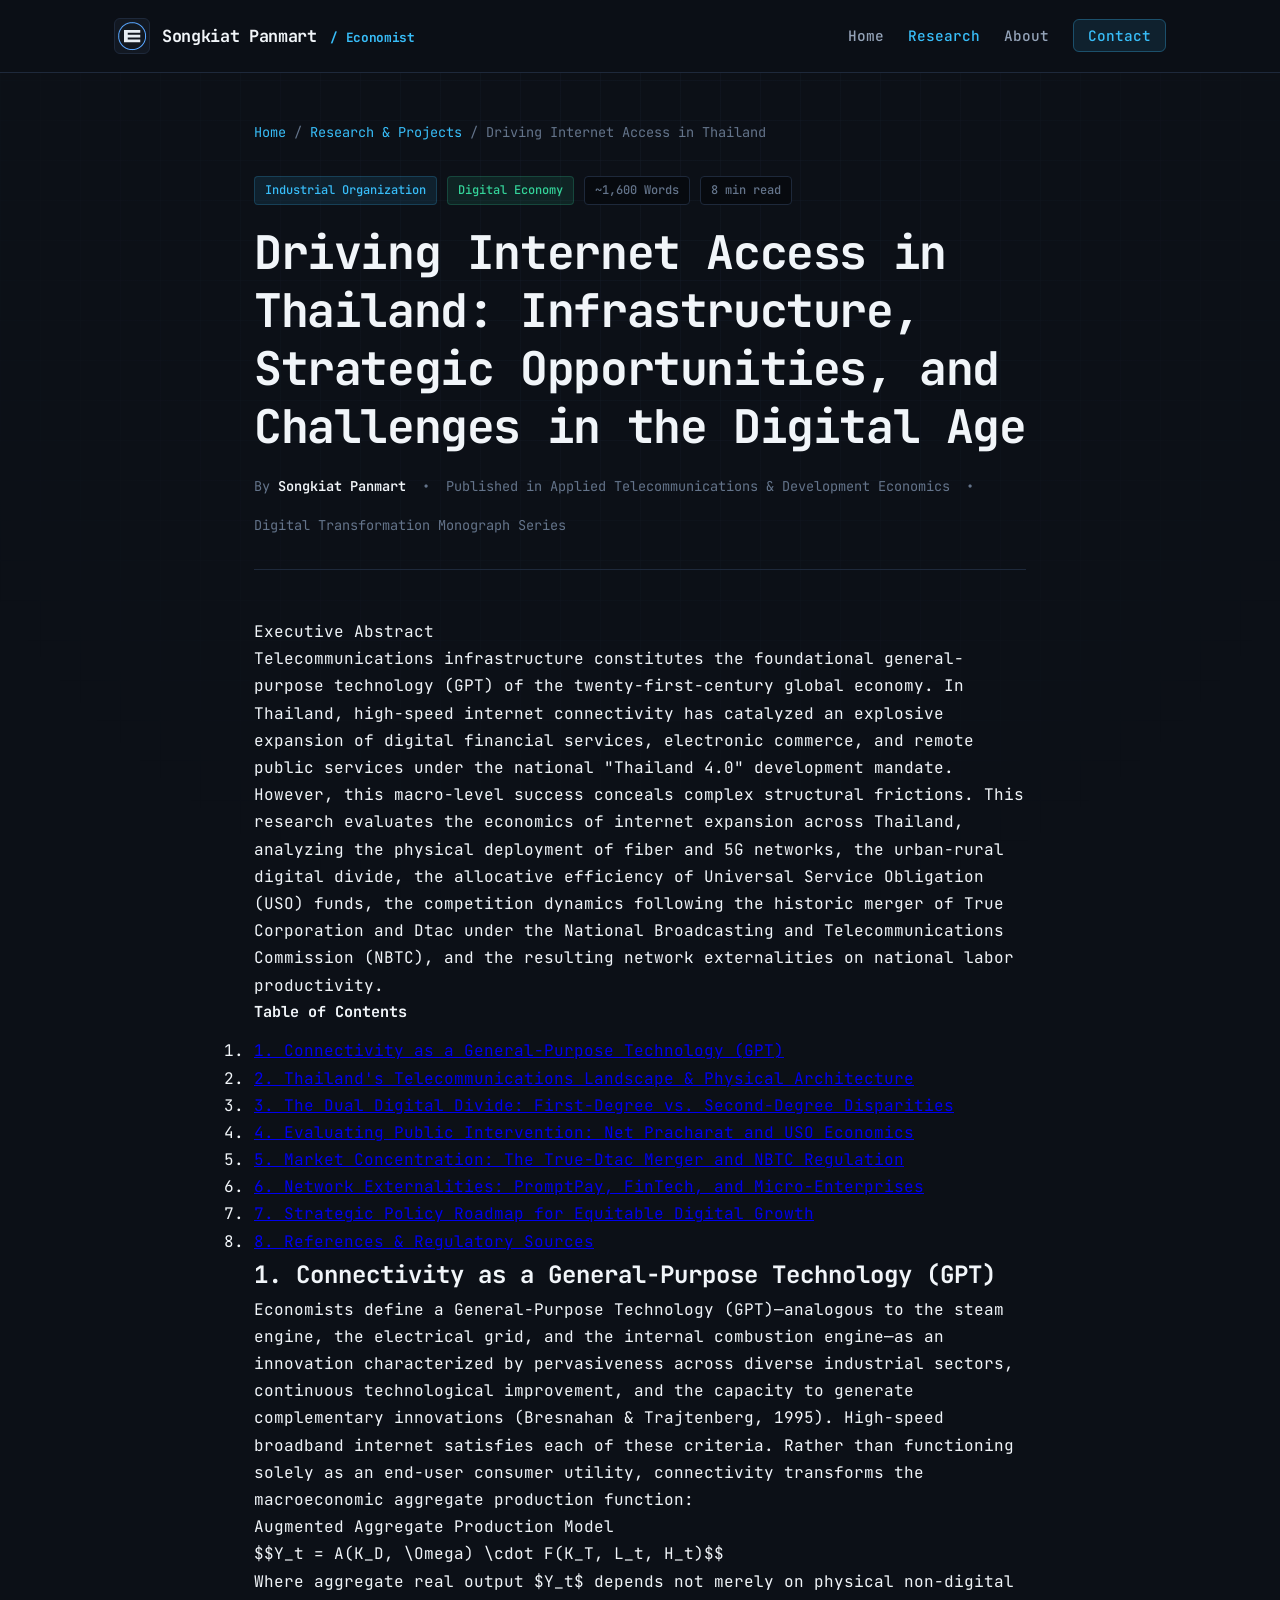
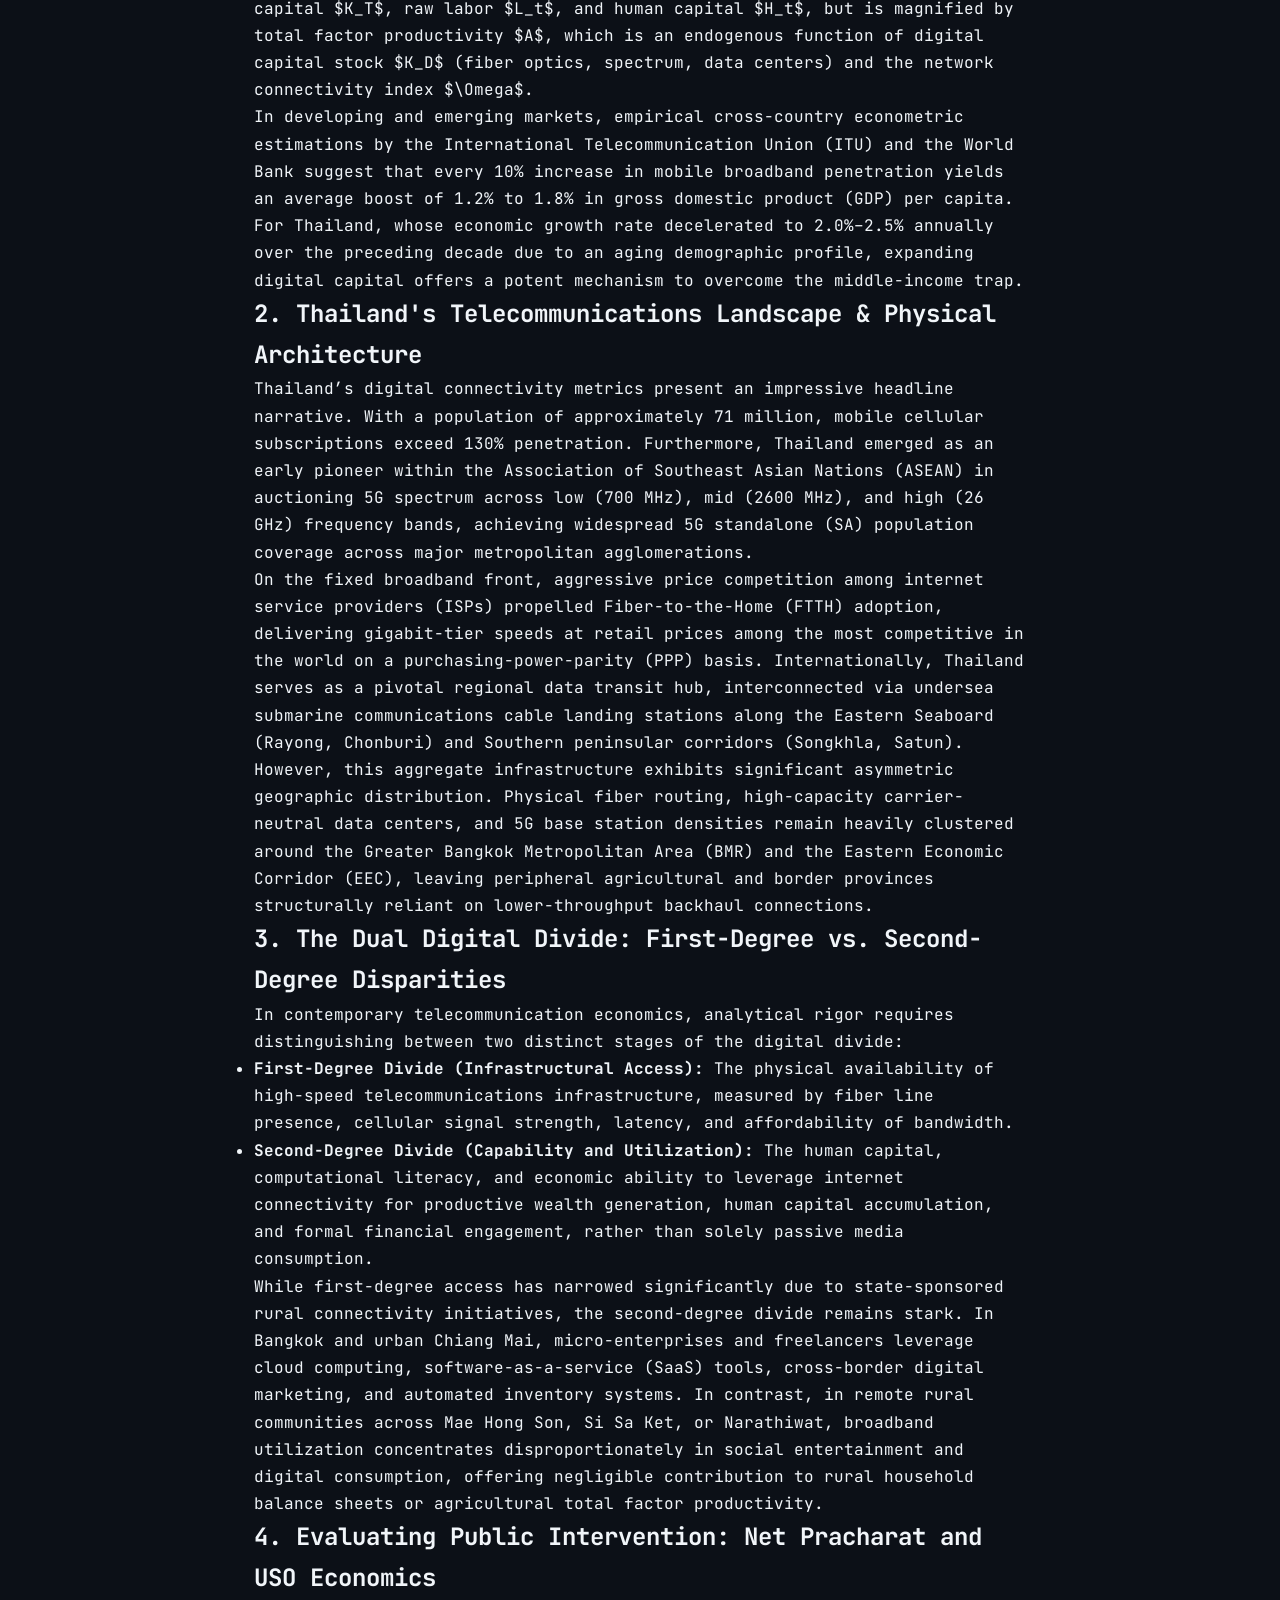
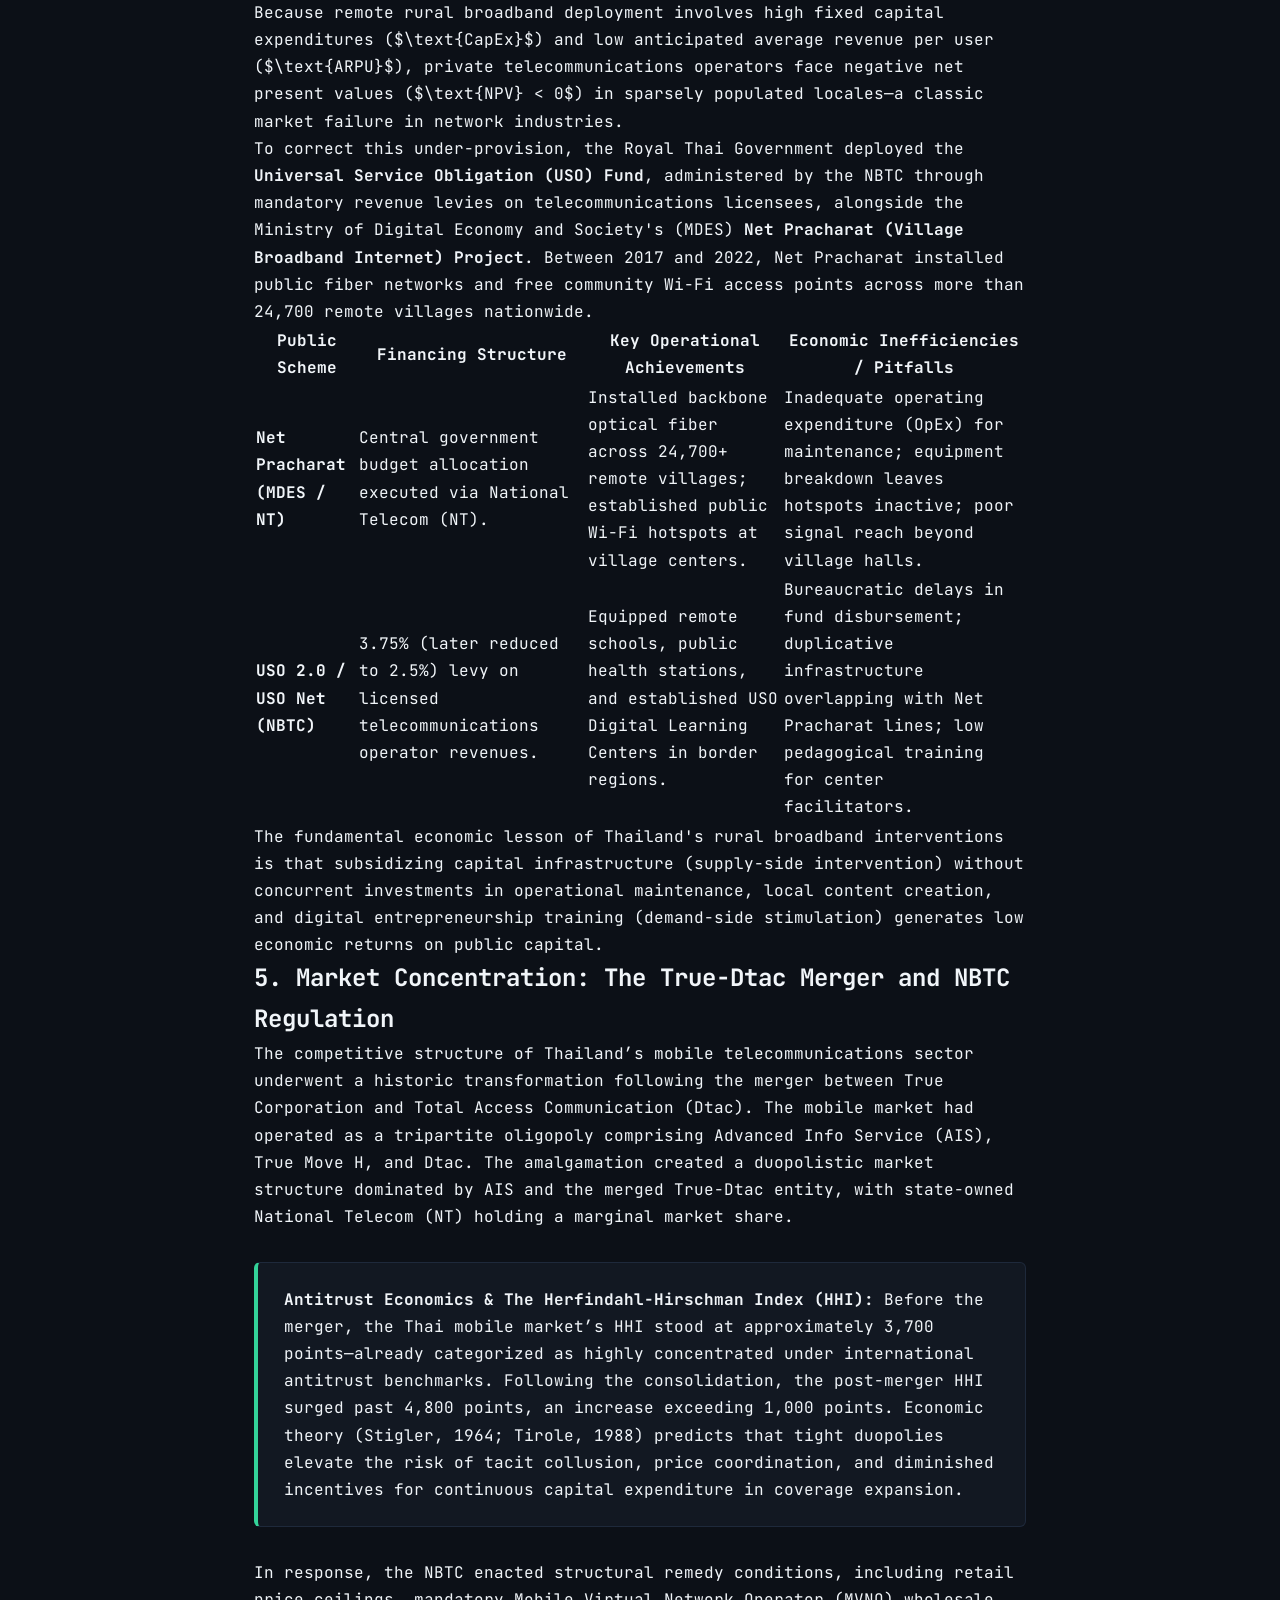
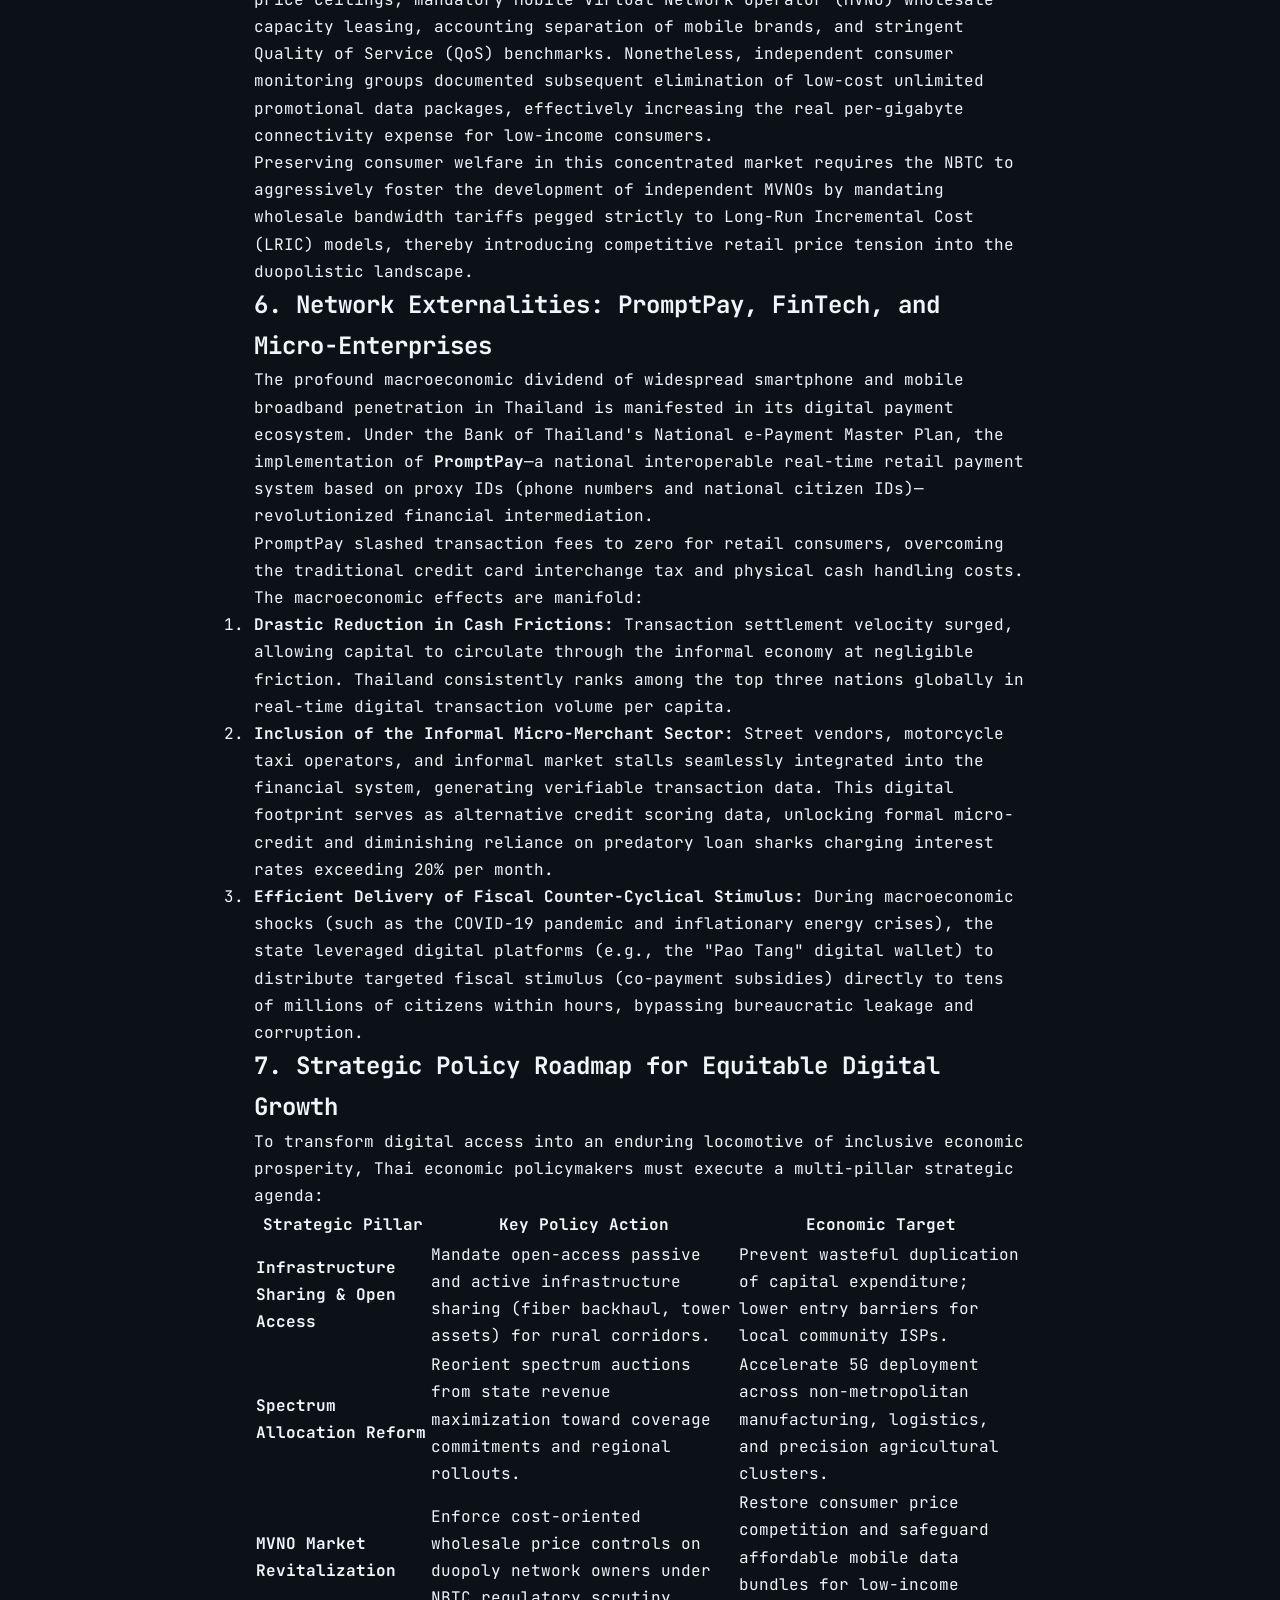
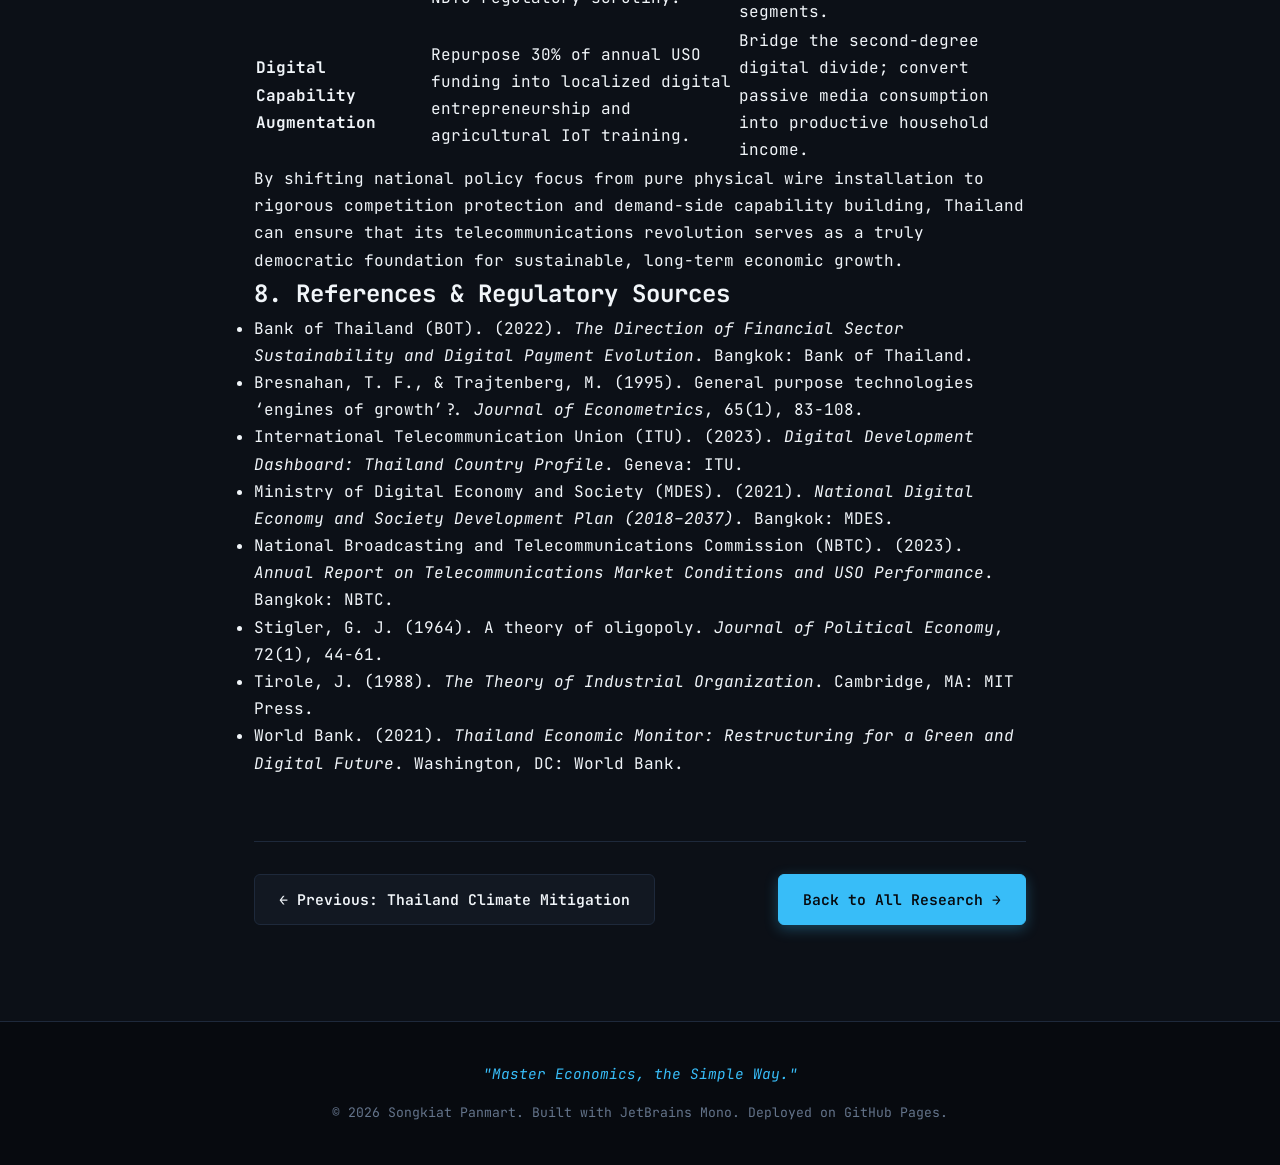
<file: projects/internet-access-thailand.html>
<!DOCTYPE html>
<html lang="en">
<head>
  <meta charset="UTF-8">
  <meta name="viewport" content="width=device-width, initial-scale=1.0">
  <title>Driving Internet Access in Thailand: Infrastructure, Strategic Opportunities, and Challenges in the Digital Age | Songkiat Panmart</title>
  <meta name="description" content="An economic inquiry into Thailand's telecommunications infrastructure, digital divide, NBTC regulatory policy, market concentration, and digital economy multipliers.">
  <link rel="stylesheet" href="../style.css">
  <link rel="icon" type="image/png" href="../black.png">
</head>
<body>
  <div id="progress-bar"></div>
  <div class="bg-grid"></div>

  <!-- Header -->
  <header class="site-header">
    <div class="container nav-inner">
      <a href="../index.html" class="brand-link">
        <img src="../black.png" alt="Songkiat Panmart Logo" class="brand-logo">
        <span>Songkiat Panmart <span class="brand-tag">/ Economist</span></span>
      </a>
      <nav>
        <ul class="nav-links">
          <li><a href="../index.html#home">Home</a></li>
          <li><a href="../index.html#projects" class="active">Research</a></li>
          <li><a href="../index.html#about">About</a></li>
          <li><a href="../index.html#contact" class="nav-badge-btn">Contact</a></li>
        </ul>
      </nav>
    </div>
  </header>

  <!-- Main Essay Content -->
  <main class="essay-page">
    <article class="container container-prose">
      <div class="breadcrumbs">
        <a href="../index.html">Home</a>
        <span>/</span>
        <a href="../index.html#projects">Research & Projects</a>
        <span>/</span>
        <span>Driving Internet Access in Thailand</span>
      </div>

      <header class="essay-header">
        <div class="project-meta">
          <span class="tag tag-cyan">Industrial Organization</span>
          <span class="tag tag-emerald">Digital Economy</span>
          <span class="tag tag-metric">~1,600 Words</span>
          <span class="tag tag-metric">8 min read</span>
        </div>
        <h1 class="essay-title">Driving Internet Access in Thailand: Infrastructure, Strategic Opportunities, and Challenges in the Digital Age</h1>
        <div class="essay-meta-bar">
          <span>By <strong class="essay-author">Songkiat Panmart</strong></span>
          <span>•</span>
          <span>Published in Applied Telecommunications & Development Economics</span>
          <span>•</span>
          <span>Digital Transformation Monograph Series</span>
        </div>
      </header>

      <!-- Executive Abstract Box -->
      <div class="essay-lead-box">
        <div class="lead-label">Executive Abstract</div>
        <p>
          Telecommunications infrastructure constitutes the foundational general-purpose technology (GPT) of the twenty-first-century global economy. In Thailand, high-speed internet connectivity has catalyzed an explosive expansion of digital financial services, electronic commerce, and remote public services under the national "Thailand 4.0" development mandate. However, this macro-level success conceals complex structural frictions. This research evaluates the economics of internet expansion across Thailand, analyzing the physical deployment of fiber and 5G networks, the urban-rural digital divide, the allocative efficiency of Universal Service Obligation (USO) funds, the competition dynamics following the historic merger of True Corporation and Dtac under the National Broadcasting and Telecommunications Commission (NBTC), and the resulting network externalities on national labor productivity.
        </p>
      </div>

      <!-- Table of Contents -->
      <nav class="essay-toc">
        <div class="toc-title">Table of Contents</div>
        <ol>
          <li><a href="#digital-gpt">1. Connectivity as a General-Purpose Technology (GPT)</a></li>
          <li><a href="#telecom-landscape">2. Thailand's Telecommunications Landscape & Physical Architecture</a></li>
          <li><a href="#digital-divide">3. The Dual Digital Divide: First-Degree vs. Second-Degree Disparities</a></li>
          <li><a href="#uso-pracharat">4. Evaluating Public Intervention: Net Pracharat and USO Economics</a></li>
          <li><a href="#market-structure">5. Market Concentration: The True-Dtac Merger and NBTC Regulation</a></li>
          <li><a href="#network-effects">6. Network Externalities: PromptPay, FinTech, and Micro-Enterprises</a></li>
          <li><a href="#strategic-roadmap">7. Strategic Policy Roadmap for Equitable Digital Growth</a></li>
          <li><a href="#references">8. References & Regulatory Sources</a></li>
        </ol>
      </nav>

      <!-- Essay Body Content -->
      <section class="essay-content">
        
        <section id="digital-gpt">
          <h2>1. Connectivity as a General-Purpose Technology (GPT)</h2>
          <p>
            Economists define a General-Purpose Technology (GPT)—analogous to the steam engine, the electrical grid, and the internal combustion engine—as an innovation characterized by pervasiveness across diverse industrial sectors, continuous technological improvement, and the capacity to generate complementary innovations (Bresnahan & Trajtenberg, 1995). High-speed broadband internet satisfies each of these criteria. Rather than functioning solely as an end-user consumer utility, connectivity transforms the macroeconomic aggregate production function:
          </p>
          <div class="math-card">
            <div class="math-title">Augmented Aggregate Production Model</div>
            <div class="math-formula">
              $$Y_t = A(K_D, \Omega) \cdot F(K_T, L_t, H_t)$$
            </div>
            <div class="math-desc">
              Where aggregate real output $Y_t$ depends not merely on physical non-digital capital $K_T$, raw labor $L_t$, and human capital $H_t$, but is magnified by total factor productivity $A$, which is an endogenous function of digital capital stock $K_D$ (fiber optics, spectrum, data centers) and the network connectivity index $\Omega$.
            </div>
          </div>
          <p>
            In developing and emerging markets, empirical cross-country econometric estimations by the International Telecommunication Union (ITU) and the World Bank suggest that every 10% increase in mobile broadband penetration yields an average boost of 1.2% to 1.8% in gross domestic product (GDP) per capita. For Thailand, whose economic growth rate decelerated to 2.0%–2.5% annually over the preceding decade due to an aging demographic profile, expanding digital capital offers a potent mechanism to overcome the middle-income trap.
          </p>
        </section>

        <section id="telecom-landscape">
          <h2>2. Thailand's Telecommunications Landscape & Physical Architecture</h2>
          <p>
            Thailand’s digital connectivity metrics present an impressive headline narrative. With a population of approximately 71 million, mobile cellular subscriptions exceed 130% penetration. Furthermore, Thailand emerged as an early pioneer within the Association of Southeast Asian Nations (ASEAN) in auctioning 5G spectrum across low (700 MHz), mid (2600 MHz), and high (26 GHz) frequency bands, achieving widespread 5G standalone (SA) population coverage across major metropolitan agglomerations.
          </p>
          <p>
            On the fixed broadband front, aggressive price competition among internet service providers (ISPs) propelled Fiber-to-the-Home (FTTH) adoption, delivering gigabit-tier speeds at retail prices among the most competitive in the world on a purchasing-power-parity (PPP) basis. Internationally, Thailand serves as a pivotal regional data transit hub, interconnected via undersea submarine communications cable landing stations along the Eastern Seaboard (Rayong, Chonburi) and Southern peninsular corridors (Songkhla, Satun).
          </p>
          <p>
            However, this aggregate infrastructure exhibits significant asymmetric geographic distribution. Physical fiber routing, high-capacity carrier-neutral data centers, and 5G base station densities remain heavily clustered around the Greater Bangkok Metropolitan Area (BMR) and the Eastern Economic Corridor (EEC), leaving peripheral agricultural and border provinces structurally reliant on lower-throughput backhaul connections.
          </p>
        </section>

        <section id="digital-divide">
          <h2>3. The Dual Digital Divide: First-Degree vs. Second-Degree Disparities</h2>
          <p>
            In contemporary telecommunication economics, analytical rigor requires distinguishing between two distinct stages of the digital divide:
          </p>
          <ul class="prose-list">
            <li>
              <strong>First-Degree Divide (Infrastructural Access):</strong> The physical availability of high-speed telecommunications infrastructure, measured by fiber line presence, cellular signal strength, latency, and affordability of bandwidth.
            </li>
            <li>
              <strong>Second-Degree Divide (Capability and Utilization):</strong> The human capital, computational literacy, and economic ability to leverage internet connectivity for productive wealth generation, human capital accumulation, and formal financial engagement, rather than solely passive media consumption.
            </li>
          </ul>
          <p>
            While first-degree access has narrowed significantly due to state-sponsored rural connectivity initiatives, the second-degree divide remains stark. In Bangkok and urban Chiang Mai, micro-enterprises and freelancers leverage cloud computing, software-as-a-service (SaaS) tools, cross-border digital marketing, and automated inventory systems. In contrast, in remote rural communities across Mae Hong Son, Si Sa Ket, or Narathiwat, broadband utilization concentrates disproportionately in social entertainment and digital consumption, offering negligible contribution to rural household balance sheets or agricultural total factor productivity.
          </p>
        </section>

        <section id="uso-pracharat">
          <h2>4. Evaluating Public Intervention: Net Pracharat and USO Economics</h2>
          <p>
            Because remote rural broadband deployment involves high fixed capital expenditures ($\text{CapEx}$) and low anticipated average revenue per user ($\text{ARPU}$), private telecommunications operators face negative net present values ($\text{NPV} < 0$) in sparsely populated locales—a classic market failure in network industries.
          </p>
          <p>
            To correct this under-provision, the Royal Thai Government deployed the <strong>Universal Service Obligation (USO) Fund</strong>, administered by the NBTC through mandatory revenue levies on telecommunications licensees, alongside the Ministry of Digital Economy and Society's (MDES) <strong>Net Pracharat (Village Broadband Internet) Project</strong>. Between 2017 and 2022, Net Pracharat installed public fiber networks and free community Wi-Fi access points across more than 24,700 remote villages nationwide.
          </p>
          
          <div class="table-responsive">
            <table class="economic-table">
              <thead>
                <tr>
                  <th>Public Scheme</th>
                  <th>Financing Structure</th>
                  <th>Key Operational Achievements</th>
                  <th>Economic Inefficiencies / Pitfalls</th>
                </tr>
              </thead>
              <tbody>
                <tr>
                  <td><strong>Net Pracharat (MDES / NT)</strong></td>
                  <td>Central government budget allocation executed via National Telecom (NT).</td>
                  <td>Installed backbone optical fiber across 24,700+ remote villages; established public Wi-Fi hotspots at village centers.</td>
                  <td>Inadequate operating expenditure (OpEx) for maintenance; equipment breakdown leaves hotspots inactive; poor signal reach beyond village halls.</td>
                </tr>
                <tr>
                  <td><strong>USO 2.0 / USO Net (NBTC)</strong></td>
                  <td>3.75% (later reduced to 2.5%) levy on licensed telecommunications operator revenues.</td>
                  <td>Equipped remote schools, public health stations, and established USO Digital Learning Centers in border regions.</td>
                  <td>Bureaucratic delays in fund disbursement; duplicative infrastructure overlapping with Net Pracharat lines; low pedagogical training for center facilitators.</td>
                </tr>
              </tbody>
            </table>
          </div>

          <p>
            The fundamental economic lesson of Thailand's rural broadband interventions is that subsidizing capital infrastructure (supply-side intervention) without concurrent investments in operational maintenance, local content creation, and digital entrepreneurship training (demand-side stimulation) generates low economic returns on public capital.
          </p>
        </section>

        <section id="market-structure">
          <h2>5. Market Concentration: The True-Dtac Merger and NBTC Regulation</h2>
          <p>
            The competitive structure of Thailand’s mobile telecommunications sector underwent a historic transformation following the merger between True Corporation and Total Access Communication (Dtac). The mobile market had operated as a tripartite oligopoly comprising Advanced Info Service (AIS), True Move H, and Dtac. The amalgamation created a duopolistic market structure dominated by AIS and the merged True-Dtac entity, with state-owned National Telecom (NT) holding a marginal market share.
          </p>

          <div class="callout callout-info">
            <strong>Antitrust Economics & The Herfindahl-Hirschman Index (HHI):</strong>
            Before the merger, the Thai mobile market’s HHI stood at approximately 3,700 points—already categorized as highly concentrated under international antitrust benchmarks. Following the consolidation, the post-merger HHI surged past 4,800 points, an increase exceeding 1,000 points. Economic theory (Stigler, 1964; Tirole, 1988) predicts that tight duopolies elevate the risk of tacit collusion, price coordination, and diminished incentives for continuous capital expenditure in coverage expansion.
          </div>

          <p>
            In response, the NBTC enacted structural remedy conditions, including retail price ceilings, mandatory Mobile Virtual Network Operator (MVNO) wholesale capacity leasing, accounting separation of mobile brands, and stringent Quality of Service (QoS) benchmarks. Nonetheless, independent consumer monitoring groups documented subsequent elimination of low-cost unlimited promotional data packages, effectively increasing the real per-gigabyte connectivity expense for low-income consumers.
          </p>
          <p>
            Preserving consumer welfare in this concentrated market requires the NBTC to aggressively foster the development of independent MVNOs by mandating wholesale bandwidth tariffs pegged strictly to Long-Run Incremental Cost (LRIC) models, thereby introducing competitive retail price tension into the duopolistic landscape.
          </p>
        </section>

        <section id="network-effects">
          <h2>6. Network Externalities: PromptPay, FinTech, and Micro-Enterprises</h2>
          <p>
            The profound macroeconomic dividend of widespread smartphone and mobile broadband penetration in Thailand is manifested in its digital payment ecosystem. Under the Bank of Thailand's National e-Payment Master Plan, the implementation of <strong>PromptPay</strong>—a national interoperable real-time retail payment system based on proxy IDs (phone numbers and national citizen IDs)—revolutionized financial intermediation.
          </p>
          <p>
            PromptPay slashed transaction fees to zero for retail consumers, overcoming the traditional credit card interchange tax and physical cash handling costs. The macroeconomic effects are manifold:
          </p>
          <ol class="prose-list">
            <li>
              <strong>Drastic Reduction in Cash Frictions:</strong> Transaction settlement velocity surged, allowing capital to circulate through the informal economy at negligible friction. Thailand consistently ranks among the top three nations globally in real-time digital transaction volume per capita.
            </li>
            <li>
              <strong>Inclusion of the Informal Micro-Merchant Sector:</strong> Street vendors, motorcycle taxi operators, and informal market stalls seamlessly integrated into the financial system, generating verifiable transaction data. This digital footprint serves as alternative credit scoring data, unlocking formal micro-credit and diminishing reliance on predatory loan sharks charging interest rates exceeding 20% per month.
            </li>
            <li>
              <strong>Efficient Delivery of Fiscal Counter-Cyclical Stimulus:</strong> During macroeconomic shocks (such as the COVID-19 pandemic and inflationary energy crises), the state leveraged digital platforms (e.g., the "Pao Tang" digital wallet) to distribute targeted fiscal stimulus (co-payment subsidies) directly to tens of millions of citizens within hours, bypassing bureaucratic leakage and corruption.
            </li>
          </ol>
        </section>

        <section id="strategic-roadmap">
          <h2>7. Strategic Policy Roadmap for Equitable Digital Growth</h2>
          <p>
            To transform digital access into an enduring locomotive of inclusive economic prosperity, Thai economic policymakers must execute a multi-pillar strategic agenda:
          </p>

          <div class="table-responsive">
            <table class="economic-table">
              <thead>
                <tr>
                  <th>Strategic Pillar</th>
                  <th>Key Policy Action</th>
                  <th>Economic Target</th>
                </tr>
              </thead>
              <tbody>
                <tr>
                  <td><strong>Infrastructure Sharing & Open Access</strong></td>
                  <td>Mandate open-access passive and active infrastructure sharing (fiber backhaul, tower assets) for rural corridors.</td>
                  <td>Prevent wasteful duplication of capital expenditure; lower entry barriers for local community ISPs.</td>
                </tr>
                <tr>
                  <td><strong>Spectrum Allocation Reform</strong></td>
                  <td>Reorient spectrum auctions from state revenue maximization toward coverage commitments and regional rollouts.</td>
                  <td>Accelerate 5G deployment across non-metropolitan manufacturing, logistics, and precision agricultural clusters.</td>
                </tr>
                <tr>
                  <td><strong>MVNO Market Revitalization</strong></td>
                  <td>Enforce cost-oriented wholesale price controls on duopoly network owners under NBTC regulatory scrutiny.</td>
                  <td>Restore consumer price competition and safeguard affordable mobile data bundles for low-income segments.</td>
                </tr>
                <tr>
                  <td><strong>Digital Capability Augmentation</strong></td>
                  <td>Repurpose 30% of annual USO funding into localized digital entrepreneurship and agricultural IoT training.</td>
                  <td>Bridge the second-degree digital divide; convert passive media consumption into productive household income.</td>
                </tr>
              </tbody>
            </table>
          </div>

          <p>
            By shifting national policy focus from pure physical wire installation to rigorous competition protection and demand-side capability building, Thailand can ensure that its telecommunications revolution serves as a truly democratic foundation for sustainable, long-term economic growth.
          </p>
        </section>

        <section id="references">
          <h2>8. References & Regulatory Sources</h2>
          <ul class="prose-references">
            <li>Bank of Thailand (BOT). (2022). <em>The Direction of Financial Sector Sustainability and Digital Payment Evolution</em>. Bangkok: Bank of Thailand.</li>
            <li>Bresnahan, T. F., & Trajtenberg, M. (1995). General purpose technologies ‘engines of growth’?. <em>Journal of Econometrics</em>, 65(1), 83-108.</li>
            <li>International Telecommunication Union (ITU). (2023). <em>Digital Development Dashboard: Thailand Country Profile</em>. Geneva: ITU.</li>
            <li>Ministry of Digital Economy and Society (MDES). (2021). <em>National Digital Economy and Society Development Plan (2018–2037)</em>. Bangkok: MDES.</li>
            <li>National Broadcasting and Telecommunications Commission (NBTC). (2023). <em>Annual Report on Telecommunications Market Conditions and USO Performance</em>. Bangkok: NBTC.</li>
            <li>Stigler, G. J. (1964). A theory of oligopoly. <em>Journal of Political Economy</em>, 72(1), 44-61.</li>
            <li>Tirole, J. (1988). <em>The Theory of Industrial Organization</em>. Cambridge, MA: MIT Press.</li>
            <li>World Bank. (2021). <em>Thailand Economic Monitor: Restructuring for a Green and Digital Future</em>. Washington, DC: World Bank.</li>
          </ul>
        </section>

      </section>

      <!-- Navigation Links -->
      <div style="margin-top: 4rem; padding-top: 2rem; border-top: 1px solid var(--border-subtle); display: flex; justify-content: space-between; align-items: center; flex-wrap: wrap; gap: 1rem;">
        <a href="climate-change-thailand.html" class="btn btn-secondary">&larr; Previous: Thailand Climate Mitigation</a>
        <a href="../index.html#projects" class="btn btn-primary">Back to All Research &rarr;</a>
      </div>
    </article>
  </main>

  <!-- Footer -->
  <footer class="site-footer">
    <div class="container footer-content">
      <div class="footer-quote">"Master Economics, the Simple Way."</div>
      <div class="footer-copy">&copy; 2026 Songkiat Panmart. Built with JetBrains Mono. Deployed on GitHub Pages.</div>
    </div>
  </footer>

  <button id="back-to-top" aria-label="Back to Top">&uarr;</button>
  <div id="toast"></div>

  <script src="../script.js"></script>
</body>
</html>
</file>
<file: style.css>
/* ==========================================================================
   SONGKIAT PANMART | ECONOMIST PORTFOLIO
   Theme: Modern Dark Mode
   Typography: JetBrains Mono
   ========================================================================== */

@import url('https://fonts.googleapis.com/css2?family=JetBrains+Mono:ital,wght@0,300;0,400;0,500;0,600;0,700;1,400;1,600&display=swap');

:root {
  --font-mono: 'JetBrains Mono', -apple-system, BlinkMacSystemFont, monospace;
  
  /* Color Palette */
  --bg-darkest: #070a0f;
  --bg-primary: #0c1017;
  --bg-card: #121822;
  --bg-card-hover: #17202d;
  --bg-elevated: #1d2838;
  
  --border-subtle: #1e293b;
  --border-highlight: #334155;
  --border-accent: #38bdf8;
  
  --text-primary: #f1f5f9;
  --text-secondary: #94a3b8;
  --text-muted: #64748b;
  
  --accent-cyan: #38bdf8;
  --accent-blue: #60a5fa;
  --accent-emerald: #34d399;
  --accent-amber: #fbbf24;
  --accent-rose: #f43f5e;
  
  --glow-cyan: rgba(56, 189, 248, 0.15);
  --glow-emerald: rgba(52, 211, 153, 0.15);
  
  --radius-sm: 6px;
  --radius-md: 10px;
  --radius-lg: 16px;
  --container-width: 1100px;
  --container-prose: 820px;
  --transition: all 0.25s cubic-bezier(0.16, 1, 0.3, 1);
}

/* Base Styles */
* {
  box-sizing: border-box;
  margin: 0;
  padding: 0;
}

html {
  scroll-behavior: smooth;
  font-size: 16px;
}

body {
  font-family: var(--font-mono);
  background-color: var(--bg-primary);
  color: var(--text-primary);
  line-height: 1.7;
  min-height: 100vh;
  display: flex;
  flex-direction: column;
  overflow-x: hidden;
  -webkit-font-smoothing: antialiased;
}

/* Reading Progress Bar (Fixed Top) */
#progress-bar {
  position: fixed;
  top: 0;
  left: 0;
  height: 3px;
  width: 0%;
  background: linear-gradient(90deg, var(--accent-cyan), var(--accent-emerald));
  z-index: 1000;
  transition: width 0.1s ease-out;
}

/* Background Atmosphere Grid */
.bg-grid {
  position: fixed;
  inset: 0;
  background-image: 
    linear-gradient(to right, rgba(30, 41, 59, 0.25) 1px, transparent 1px),
    linear-gradient(to bottom, rgba(30, 41, 59, 0.25) 1px, transparent 1px);
  background-size: 40px 40px;
  pointer-events: none;
  z-index: -1;
  mask-image: radial-gradient(circle at 50% 20%, black, transparent 80%);
  -webkit-mask-image: radial-gradient(circle at 50% 20%, black, transparent 80%);
}

/* Container */
.container {
  width: 100%;
  max-width: var(--container-width);
  margin: 0 auto;
  padding: 0 1.5rem;
}

.container-prose {
  max-width: var(--container-prose);
}

/* Navbar */
.site-header {
  position: sticky;
  top: 0;
  z-index: 100;
  backdrop-filter: blur(12px);
  -webkit-backdrop-filter: blur(12px);
  background-color: rgba(12, 16, 23, 0.85);
  border-bottom: 1px solid var(--border-subtle);
  transition: var(--transition);
}

.nav-inner {
  display: flex;
  align-items: center;
  justify-content: space-between;
  height: 72px;
}

.brand-link {
  display: flex;
  align-items: center;
  gap: 12px;
  text-decoration: none;
  color: var(--text-primary);
  font-weight: 700;
  font-size: 1.05rem;
  letter-spacing: -0.02em;
}

.brand-logo {
  width: 36px;
  height: 36px;
  object-fit: contain;
  border-radius: var(--radius-sm);
  background: var(--bg-card);
  border: 1px solid var(--border-subtle);
  padding: 2px;
}

.brand-tag {
  color: var(--accent-cyan);
  font-size: 0.8rem;
  margin-left: 4px;
}

.nav-links {
  display: flex;
  align-items: center;
  gap: 1.5rem;
  list-style: none;
}

.nav-links a {
  text-decoration: none;
  color: var(--text-secondary);
  font-size: 0.9rem;
  font-weight: 500;
  transition: var(--transition);
  position: relative;
  padding: 4px 0;
}

.nav-links a:hover,
.nav-links a.active {
  color: var(--accent-cyan);
}

.nav-badge-btn {
  background: rgba(56, 189, 248, 0.1);
  color: var(--accent-cyan) !important;
  border: 1px solid rgba(56, 189, 248, 0.3);
  padding: 6px 14px !important;
  border-radius: var(--radius-sm);
}

.nav-badge-btn:hover {
  background: var(--accent-cyan) !important;
  color: var(--bg-darkest) !important;
}

/* Hero Section */
.hero-section {
  padding: 5.5rem 0 4.5rem;
  text-align: center;
  position: relative;
}

.hero-quote-badge {
  display: inline-flex;
  align-items: center;
  gap: 8px;
  background: rgba(56, 189, 248, 0.08);
  border: 1px solid rgba(56, 189, 248, 0.25);
  padding: 8px 18px;
  border-radius: 9999px;
  color: var(--accent-cyan);
  font-size: 0.95rem;
  font-weight: 600;
  margin-bottom: 2rem;
  box-shadow: 0 0 20px var(--glow-cyan);
  animation: pulseGlow 4s infinite alternate;
}

@keyframes pulseGlow {
  0% { box-shadow: 0 0 15px rgba(56, 189, 248, 0.1); }
  100% { box-shadow: 0 0 30px rgba(56, 189, 248, 0.25); }
}

.hero-title {
  font-size: clamp(2.2rem, 5vw, 3.4rem);
  font-weight: 700;
  letter-spacing: -0.03em;
  line-height: 1.2;
  margin-bottom: 1.2rem;
}

.hero-title .gradient-text {
  background: linear-gradient(135deg, #ffffff 20%, var(--accent-cyan) 60%, var(--accent-emerald) 100%);
  -webkit-background-clip: text;
  -webkit-text-fill-color: transparent;
}

.hero-subtitle {
  font-size: 1.1rem;
  color: var(--text-secondary);
  max-width: 680px;
  margin: 0 auto 2.5rem;
  line-height: 1.8;
  font-weight: 400;
}

.hero-actions {
  display: flex;
  align-items: center;
  justify-content: center;
  gap: 1rem;
  flex-wrap: wrap;
}

.btn {
  display: inline-flex;
  align-items: center;
  gap: 8px;
  font-family: var(--font-mono);
  font-size: 0.92rem;
  font-weight: 600;
  padding: 12px 24px;
  border-radius: var(--radius-sm);
  text-decoration: none;
  cursor: pointer;
  transition: var(--transition);
  border: 1px solid transparent;
}

.btn-primary {
  background-color: var(--accent-cyan);
  color: var(--bg-darkest);
  border-color: var(--accent-cyan);
  box-shadow: 0 4px 14px rgba(56, 189, 248, 0.3);
}

.btn-primary:hover {
  background-color: #7dd3fc;
  transform: translateY(-2px);
  box-shadow: 0 6px 20px rgba(56, 189, 248, 0.45);
}

.btn-secondary {
  background-color: var(--bg-card);
  color: var(--text-primary);
  border-color: var(--border-subtle);
}

.btn-secondary:hover {
  background-color: var(--bg-card-hover);
  border-color: var(--border-highlight);
  transform: translateY(-2px);
}

/* Section Header */
.section-header {
  margin-bottom: 2.5rem;
}

.section-label {
  display: inline-block;
  color: var(--accent-cyan);
  font-size: 0.8rem;
  font-weight: 600;
  text-transform: uppercase;
  letter-spacing: 0.1em;
  margin-bottom: 0.5rem;
}

.section-title {
  font-size: clamp(1.6rem, 3vw, 2.1rem);
  font-weight: 700;
  letter-spacing: -0.02em;
  color: var(--text-primary);
}

.section-desc {
  color: var(--text-secondary);
  font-size: 0.95rem;
  margin-top: 0.5rem;
}

/* Projects Section */
.projects-section {
  padding: 4.5rem 0;
  border-top: 1px solid var(--border-subtle);
}

.projects-grid {
  display: grid;
  grid-template-columns: repeat(auto-fit, minmax(320px, 1fr));
  gap: 2rem;
}

.project-card {
  background-color: var(--bg-card);
  border: 1px solid var(--border-subtle);
  border-radius: var(--radius-md);
  padding: 2.2rem;
  display: flex;
  flex-direction: column;
  justify-content: space-between;
  transition: var(--transition);
  position: relative;
  overflow: hidden;
}

.project-card::before {
  content: '';
  position: absolute;
  top: 0;
  left: 0;
  right: 0;
  height: 3px;
  background: linear-gradient(90deg, transparent, var(--accent-cyan), transparent);
  opacity: 0;
  transition: var(--transition);
}

.project-card:hover {
  transform: translateY(-4px);
  border-color: var(--border-highlight);
  background-color: var(--bg-card-hover);
  box-shadow: 0 12px 30px rgba(0, 0, 0, 0.4);
}

.project-card:hover::before {
  opacity: 1;
}

.project-meta {
  display: flex;
  align-items: center;
  gap: 10px;
  margin-bottom: 1.2rem;
  font-size: 0.8rem;
  flex-wrap: wrap;
}

.tag {
  display: inline-block;
  padding: 3px 10px;
  border-radius: 4px;
  font-weight: 500;
  font-size: 0.75rem;
  border: 1px solid transparent;
}

.tag-cyan {
  background: rgba(56, 189, 248, 0.1);
  color: var(--accent-cyan);
  border-color: rgba(56, 189, 248, 0.2);
}

.tag-emerald {
  background: rgba(52, 211, 153, 0.1);
  color: var(--accent-emerald);
  border-color: rgba(52, 211, 153, 0.2);
}

.tag-metric {
  color: var(--text-muted);
  background: var(--bg-darkest);
  border: 1px solid var(--border-subtle);
}

.project-card h3 {
  font-size: 1.35rem;
  font-weight: 700;
  margin-bottom: 1rem;
  line-height: 1.4;
  color: var(--text-primary);
}

.project-card p {
  color: var(--text-secondary);
  font-size: 0.92rem;
  line-height: 1.7;
  margin-bottom: 1.8rem;
}

.project-topics {
  list-style: none;
  margin-bottom: 2rem;
  padding-top: 1rem;
  border-top: 1px dashed var(--border-subtle);
}

.project-topics li {
  font-size: 0.85rem;
  color: var(--text-muted);
  display: flex;
  align-items: center;
  gap: 8px;
  margin-bottom: 0.4rem;
}

.project-topics li::before {
  content: '▸';
  color: var(--accent-cyan);
}

.card-link {
  display: inline-flex;
  align-items: center;
  gap: 6px;
  color: var(--accent-cyan);
  text-decoration: none;
  font-weight: 600;
  font-size: 0.9rem;
  margin-top: auto;
  transition: var(--transition);
}

.card-link:hover {
  color: #7dd3fc;
  transform: translateX(4px);
}

/* About Section */
.about-section {
  padding: 4.5rem 0;
  border-top: 1px solid var(--border-subtle);
}

.about-card {
  background-color: var(--bg-card);
  border: 1px solid var(--border-subtle);
  border-radius: var(--radius-lg);
  padding: 2.8rem;
  display: grid;
  grid-template-columns: 1fr;
  gap: 2.5rem;
}

.about-bio {
  color: var(--text-secondary);
  font-size: 1rem;
  line-height: 1.8;
}

.about-bio p {
  margin-bottom: 1.2rem;
}

.about-principles {
  display: grid;
  grid-template-columns: repeat(auto-fit, minmax(240px, 1fr));
  gap: 1.2rem;
  margin-top: 1.5rem;
}

.principle-box {
  background: var(--bg-darkest);
  border: 1px solid var(--border-subtle);
  border-radius: var(--radius-sm);
  padding: 1.2rem;
}

.principle-box h4 {
  color: var(--accent-cyan);
  font-size: 0.92rem;
  margin-bottom: 0.5rem;
  display: flex;
  align-items: center;
  gap: 8px;
}

.principle-box p {
  font-size: 0.85rem;
  color: var(--text-muted);
  line-height: 1.6;
  margin: 0;
}

/* Contact Section */
.contact-section {
  padding: 4.5rem 0;
  border-top: 1px solid var(--border-subtle);
}

.contact-card {
  background: linear-gradient(145deg, var(--bg-card), var(--bg-card-hover));
  border: 1px solid var(--border-subtle);
  border-radius: var(--radius-lg);
  padding: 3rem;
  text-align: center;
  position: relative;
  overflow: hidden;
}

.contact-card h3 {
  font-size: 1.8rem;
  font-weight: 700;
  margin-bottom: 0.8rem;
}

.contact-card p {
  color: var(--text-secondary);
  max-width: 540px;
  margin: 0 auto 2rem;
  font-size: 0.95rem;
}

.contact-details-box {
  display: inline-flex;
  align-items: center;
  justify-content: center;
  gap: 1rem;
  background: var(--bg-darkest);
  border: 1px solid var(--border-highlight);
  padding: 14px 22px;
  border-radius: var(--radius-md);
  margin-bottom: 1.5rem;
  flex-wrap: wrap;
}

.contact-name {
  color: var(--text-primary);
  font-weight: 600;
  font-size: 1rem;
}

.contact-separator {
  color: var(--border-highlight);
}

.contact-email-link {
  color: var(--accent-cyan);
  text-decoration: none;
  font-weight: 600;
  font-size: 1rem;
  transition: var(--transition);
}

.contact-email-link:hover {
  text-decoration: underline;
  color: #7dd3fc;
}

.copy-btn {
  background: rgba(56, 189, 248, 0.1);
  color: var(--accent-cyan);
  border: 1px solid rgba(56, 189, 248, 0.3);
  padding: 6px 12px;
  border-radius: var(--radius-sm);
  font-family: var(--font-mono);
  font-size: 0.8rem;
  cursor: pointer;
  transition: var(--transition);
}

.copy-btn:hover {
  background: var(--accent-cyan);
  color: var(--bg-darkest);
}

/* Toast Notification */
#toast {
  position: fixed;
  bottom: 24px;
  right: 24px;
  background-color: var(--accent-emerald);
  color: var(--bg-darkest);
  font-weight: 600;
  font-size: 0.85rem;
  padding: 10px 18px;
  border-radius: var(--radius-sm);
  box-shadow: 0 6px 20px rgba(0, 0, 0, 0.4);
  opacity: 0;
  transform: translateY(12px);
  pointer-events: none;
  transition: var(--transition);
  z-index: 1000;
}

#toast.show {
  opacity: 1;
  transform: translateY(0);
}

/* Article / Essay Layout (For Project Pages) */
.essay-page {
  padding: 3rem 0 6rem;
}

.breadcrumbs {
  display: flex;
  align-items: center;
  gap: 8px;
  font-size: 0.85rem;
  color: var(--text-muted);
  margin-bottom: 2rem;
}

.breadcrumbs a {
  color: var(--accent-cyan);
  text-decoration: none;
}

.breadcrumbs a:hover {
  text-decoration: underline;
}

.essay-header {
  margin-bottom: 3rem;
  padding-bottom: 2rem;
  border-bottom: 1px solid var(--border-subtle);
}

.essay-title {
  font-size: clamp(2rem, 4.5vw, 2.9rem);
  font-weight: 700;
  line-height: 1.25;
  margin-bottom: 1.2rem;
  letter-spacing: -0.03em;
}

.essay-meta-bar {
  display: flex;
  align-items: center;
  gap: 16px;
  color: var(--text-muted);
  font-size: 0.85rem;
  flex-wrap: wrap;
}

.essay-author {
  color: var(--text-primary);
  font-weight: 600;
}

/* Essay Content Typography */
.essay-body {
  font-size: 1.05rem;
  line-height: 1.85;
  color: #cbd5e1;
}

.essay-body h2 {
  font-size: 1.65rem;
  font-weight: 700;
  color: var(--text-primary);
  margin: 3rem 0 1.2rem;
  padding-bottom: 0.5rem;
  border-bottom: 1px solid var(--border-subtle);
  letter-spacing: -0.02em;
}

.essay-body h3 {
  font-size: 1.25rem;
  font-weight: 600;
  color: var(--accent-cyan);
  margin: 2rem 0 0.8rem;
}

.essay-body p {
  margin-bottom: 1.5rem;
}

.essay-body blockquote {
  border-left: 3px solid var(--accent-cyan);
  background: var(--bg-card);
  padding: 1.2rem 1.6rem;
  margin: 2rem 0;
  border-radius: 0 var(--radius-sm) var(--radius-sm) 0;
  font-style: italic;
  color: var(--text-primary);
}

.callout {
  background: var(--bg-card);
  border: 1px solid var(--border-subtle);
  border-left: 4px solid var(--accent-emerald);
  padding: 1.4rem 1.6rem;
  border-radius: var(--radius-sm);
  margin: 2rem 0;
}

.callout-title {
  color: var(--accent-emerald);
  font-weight: 700;
  font-size: 0.95rem;
  margin-bottom: 0.5rem;
  display: flex;
  align-items: center;
  gap: 8px;
}

.callout p {
  font-size: 0.95rem;
  color: var(--text-secondary);
  margin-bottom: 0;
}

/* Payoff Table & Economic Figures */
.matrix-container {
  overflow-x: auto;
  margin: 2rem 0;
}

.game-matrix {
  width: 100%;
  border-collapse: collapse;
  background: var(--bg-card);
  border: 1px solid var(--border-subtle);
  border-radius: var(--radius-sm);
  text-align: center;
  font-size: 0.9rem;
}

.game-matrix th, 
.game-matrix td {
  padding: 14px 18px;
  border: 1px solid var(--border-subtle);
}

.game-matrix th {
  background: var(--bg-darkest);
  color: var(--accent-cyan);
  font-weight: 600;
}

.game-matrix td strong {
  color: var(--accent-emerald);
}

/* Table of Contents Box */
.toc-box {
  background: var(--bg-card);
  border: 1px solid var(--border-subtle);
  border-radius: var(--radius-md);
  padding: 1.5rem 1.8rem;
  margin-bottom: 3rem;
}

.toc-title {
  font-size: 0.95rem;
  font-weight: 700;
  color: var(--text-primary);
  margin-bottom: 0.8rem;
}

.toc-list {
  list-style: none;
  padding-left: 0;
}

.toc-list li {
  margin-bottom: 0.5rem;
}

.toc-list a {
  color: var(--text-secondary);
  text-decoration: none;
  font-size: 0.88rem;
  transition: var(--transition);
}

.toc-list a:hover {
  color: var(--accent-cyan);
  padding-left: 4px;
}

/* Footer */
.site-footer {
  margin-top: auto;
  border-top: 1px solid var(--border-subtle);
  padding: 2.5rem 0;
  background-color: var(--bg-darkest);
  text-align: center;
}

.footer-content {
  display: flex;
  flex-direction: column;
  align-items: center;
  gap: 1rem;
}

.footer-quote {
  color: var(--accent-cyan);
  font-size: 0.9rem;
  font-style: italic;
}

.footer-copy {
  color: var(--text-muted);
  font-size: 0.82rem;
}

/* Back to Top Floating Button */
#back-to-top {
  position: fixed;
  bottom: 24px;
  right: 24px;
  background: var(--bg-card);
  border: 1px solid var(--border-highlight);
  color: var(--text-primary);
  width: 42px;
  height: 42px;
  border-radius: 50%;
  display: flex;
  align-items: center;
  justify-content: center;
  cursor: pointer;
  opacity: 0;
  visibility: hidden;
  transition: var(--transition);
  z-index: 99;
}

#back-to-top.visible {
  opacity: 1;
  visibility: visible;
}

#back-to-top:hover {
  background: var(--accent-cyan);
  color: var(--bg-darkest);
  border-color: var(--accent-cyan);
}

/* Responsive Styles */
@media (max-width: 768px) {
  .nav-inner {
    height: 64px;
  }
  
  .nav-links {
    gap: 1rem;
    font-size: 0.85rem;
  }
  
  .hero-section {
    padding: 3.5rem 0 2.5rem;
  }
  
  .contact-details-box {
    flex-direction: column;
    gap: 0.5rem;
  }
  
  .contact-separator {
    display: none;
  }
  
  .about-card {
    padding: 1.8rem;
  }
}
</file>
